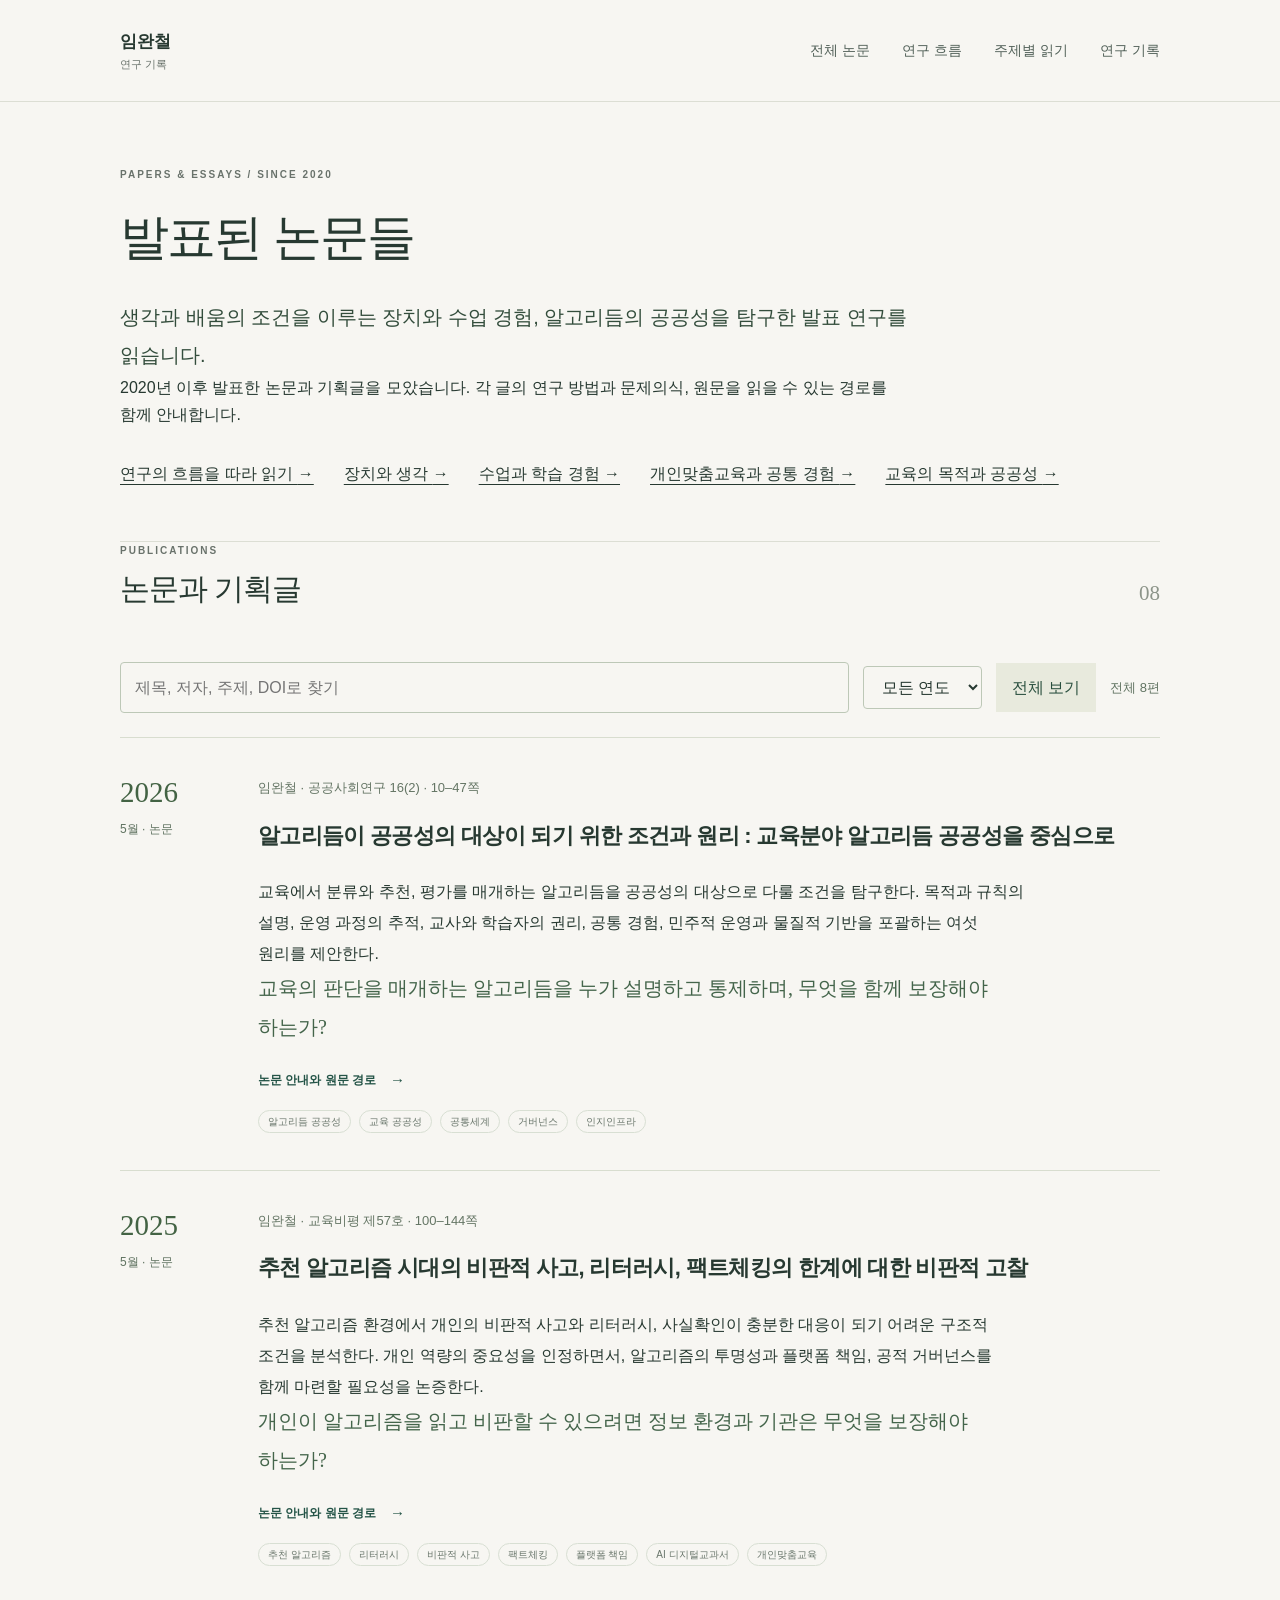
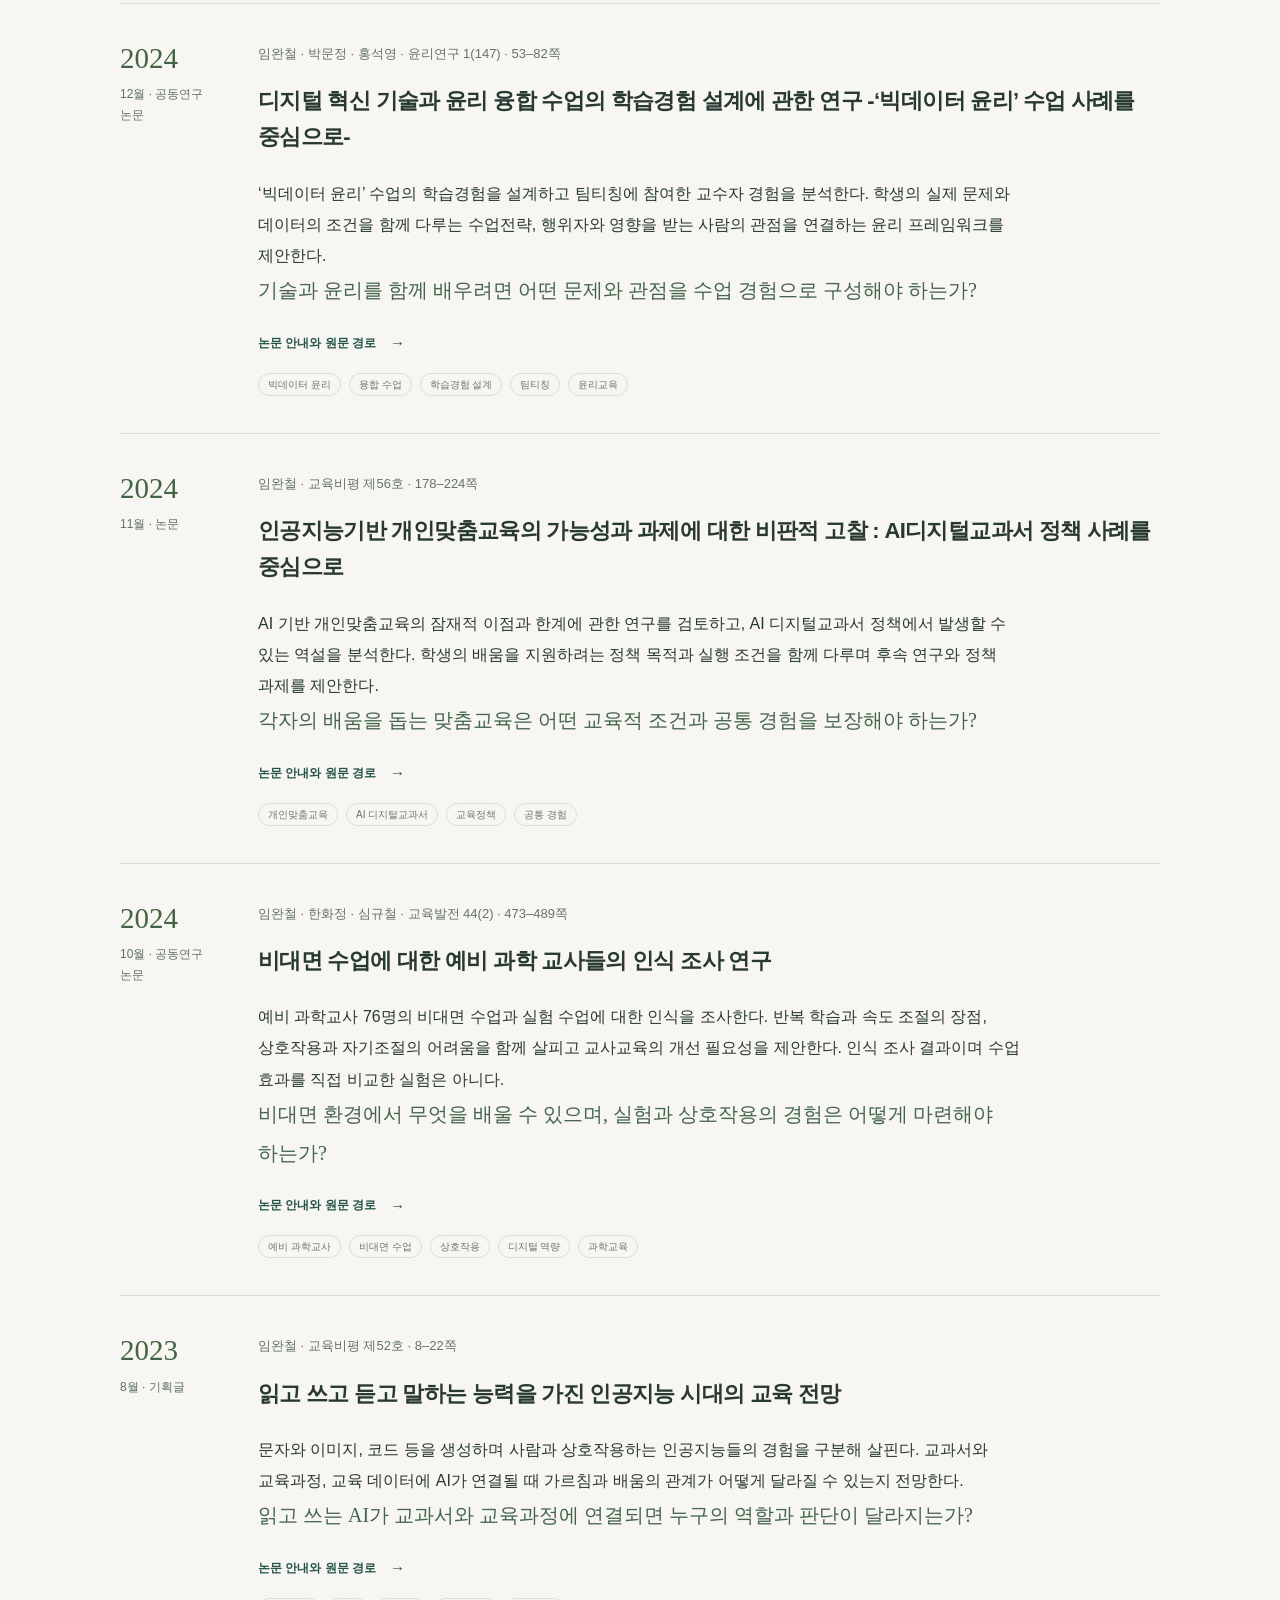
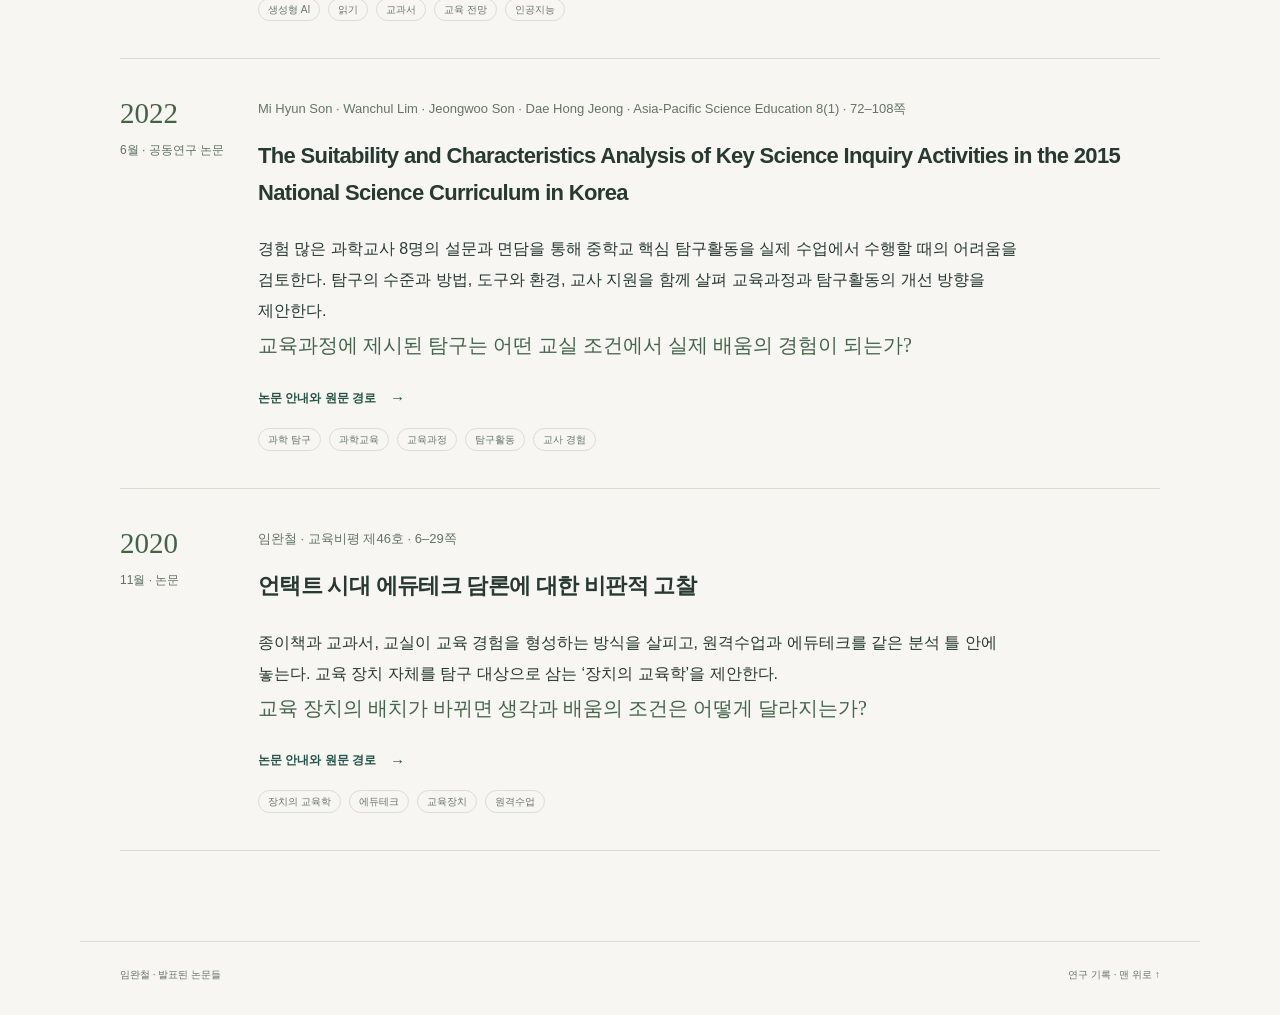
<file: index.html>
<!doctype html><html lang="ko"><head><meta charset="utf-8"><meta name="viewport" content="width=device-width,initial-scale=1"><meta name="description" content="생각과 배움의 조건을 이루는 장치와 수업 경험, 알고리듬의 공공성을 탐구한 발표 연구를 읽습니다."><meta name="theme-color" content="#f7f6f2"><meta http-equiv="Content-Security-Policy" content="default-src 'self'; style-src 'self'; script-src 'self'; img-src 'self' data:; object-src 'none'; base-uri 'none'; form-action 'none'"><title>발표된 논문들 · 임완철 발표 연구</title><link rel="icon" href="data:image/svg+xml,%3Csvg%20xmlns%3D%22http%3A%2F%2Fwww.w3.org%2F2000%2Fsvg%22%20viewBox%3D%220%200%2040%2040%22%3E%3Crect%20width%3D%2240%22%20height%3D%2240%22%20rx%3D%226%22%20fill%3D%22%231f5147%22%2F%3E%3Ctext%20x%3D%2220%22%20y%3D%2228%22%20text-anchor%3D%22middle%22%20font-family%3D%22sans-serif%22%20font-size%3D%2226%22%20fill%3D%22white%22%3E%EC%9E%84%3C%2Ftext%3E%3C%2Fsvg%3E"><link rel="stylesheet" href="assets/site.css"><link rel="stylesheet" href="assets/library.css"><script src="assets/library.js" defer></script></head><body class="paper-library"><a class="skip" href="#main">본문으로 건너뛰기</a><header class="site-header"><div class="shell header-inner"><a class="brand" href="index.html"><span>임완철<small>연구 기록</small></span></a><nav aria-label="주요 메뉴"><a href="index.html" aria-current="page">전체 논문</a><a href="flow.html">연구 흐름</a><a href="themes/index.html">주제별 읽기</a><a href="https://climtc.github.io/">연구 기록</a></nav></div></header><main id="main" class="shell library-main"><section class="library-hero"><span class="eyebrow">PAPERS & ESSAYS / SINCE 2020</span><h1>발표된 논문들</h1><p class="library-lead">생각과 배움의 조건을 이루는 장치와 수업 경험, 알고리듬의 공공성을 탐구한 발표 연구를 읽습니다.</p><p>2020년 이후 발표한 논문과 기획글을 모았습니다. 각 글의 연구 방법과 문제의식, 원문을 읽을 수 있는 경로를 함께 안내합니다.</p><div class="library-paths"><a href="flow.html">연구의 흐름을 따라 읽기 <span aria-hidden="true">→</span></a><a href="themes/devices.html">장치와 생각 <span aria-hidden="true">→</span></a><a href="themes/experience.html">수업과 학습 경험 <span aria-hidden="true">→</span></a><a href="themes/personalization.html">개인맞춤교육과 공통 경험 <span aria-hidden="true">→</span></a><a href="themes/institutions.html">교육의 목적과 공공성 <span aria-hidden="true">→</span></a></div></section><section aria-labelledby="list-heading"><div class="section-head"><div><span class="eyebrow">PUBLICATIONS</span><h2 id="list-heading">논문과 기획글</h2></div><span class="section-count">08</span></div><div class="library-filters" id="library-filters" hidden><label class="library-search"><span class="sr-only">제목, 저자, 주제, DOI 검색</span><input type="search" id="paper-search" placeholder="제목, 저자, 주제, DOI로 찾기" autocomplete="off"></label><label><span class="sr-only">발표 연도</span><select id="paper-year"><option value="">모든 연도</option><option value="2026">2026년</option><option value="2025">2025년</option><option value="2024">2024년</option><option value="2023">2023년</option><option value="2022">2022년</option><option value="2020">2020년</option></select></label><button type="button" id="paper-reset">전체 보기</button><span id="paper-count" aria-live="polite">전체 8편</span></div><div id="paper-empty" hidden>해당하는 발표 연구가 없습니다. <button type="button" id="empty-reset">전체 보기</button></div><div class="publication-list"><article class="publication" id="paper-algorithm-publicness-2026" data-search="알고리듬이 공공성의 대상이 되기 위한 조건과 원리 : 교육분야 알고리듬 공공성을 중심으로  임완철 공공사회연구 10.21286/jps.2026.05.16.2.10 교육에서 분류와 추천, 평가를 매개하는 알고리듬을 공공성의 대상으로 다룰 조건을 탐구한다. 목적과 규칙의 설명, 운영 과정의 추적, 교사와 학습자의 권리, 공통 경험, 민주적 운영과 물질적 기반을 포괄하는 여섯 원리를 제안한다. 교육의 판단을 매개하는 알고리듬을 누가 설명하고 통제하며, 무엇을 함께 보장해야 하는가? 알고리듬 공공성 교육 공공성 공통세계 거버넌스 인지인프라" data-year="2026" data-themes="institutions personalization"><div class="publication-date"><strong>2026</strong><span>5월 · 논문</span></div><div class="publication-body"><p class="publication-meta">임완철 · 공공사회연구 16(2) · 10–47쪽</p><h2><a href="papers/algorithm-publicness-2026.html">알고리듬이 공공성의 대상이 되기 위한 조건과 원리 : 교육분야 알고리듬 공공성을 중심으로</a></h2><p>교육에서 분류와 추천, 평가를 매개하는 알고리듬을 공공성의 대상으로 다룰 조건을 탐구한다. 목적과 규칙의 설명, 운영 과정의 추적, 교사와 학습자의 권리, 공통 경험, 민주적 운영과 물질적 기반을 포괄하는 여섯 원리를 제안한다.</p><p class="publication-question">교육의 판단을 매개하는 알고리듬을 누가 설명하고 통제하며, 무엇을 함께 보장해야 하는가?</p><div class="record-links"><a class="text-link primary" href="papers/algorithm-publicness-2026.html">논문 안내와 원문 경로 <span aria-hidden="true">→</span></a></div><div class="tags"><span>알고리듬 공공성</span><span>교육 공공성</span><span>공통세계</span><span>거버넌스</span><span>인지인프라</span></div></div></article><article class="publication" id="paper-algorithm-literacy-2025" data-search="추천 알고리즘 시대의 비판적 사고, 리터러시, 팩트체킹의 한계에 대한 비판적 고찰  임완철 교육비평 10.23119/er.2025..57.100 추천 알고리즘 환경에서 개인의 비판적 사고와 리터러시, 사실확인이 충분한 대응이 되기 어려운 구조적 조건을 분석한다. 개인 역량의 중요성을 인정하면서, 알고리즘의 투명성과 플랫폼 책임, 공적 거버넌스를 함께 마련할 필요성을 논증한다. 개인이 알고리즘을 읽고 비판할 수 있으려면 정보 환경과 기관은 무엇을 보장해야 하는가? 추천 알고리즘 리터러시 비판적 사고 팩트체킹 플랫폼 책임 AI 디지털교과서 개인맞춤교육" data-year="2025" data-themes="institutions devices"><div class="publication-date"><strong>2025</strong><span>5월 · 논문</span></div><div class="publication-body"><p class="publication-meta">임완철 · 교육비평 제57호 · 100–144쪽</p><h2><a href="papers/algorithm-literacy-2025.html">추천 알고리즘 시대의 비판적 사고, 리터러시, 팩트체킹의 한계에 대한 비판적 고찰</a></h2><p>추천 알고리즘 환경에서 개인의 비판적 사고와 리터러시, 사실확인이 충분한 대응이 되기 어려운 구조적 조건을 분석한다. 개인 역량의 중요성을 인정하면서, 알고리즘의 투명성과 플랫폼 책임, 공적 거버넌스를 함께 마련할 필요성을 논증한다.</p><p class="publication-question">개인이 알고리즘을 읽고 비판할 수 있으려면 정보 환경과 기관은 무엇을 보장해야 하는가?</p><div class="record-links"><a class="text-link primary" href="papers/algorithm-literacy-2025.html">논문 안내와 원문 경로 <span aria-hidden="true">→</span></a></div><div class="tags"><span>추천 알고리즘</span><span>리터러시</span><span>비판적 사고</span><span>팩트체킹</span><span>플랫폼 책임</span><span>AI 디지털교과서</span><span>개인맞춤교육</span></div></div></article><article class="publication" id="paper-ethics-learning-2024" data-search="디지털 혁신 기술과 윤리 융합 수업의 학습경험 설계에 관한 연구 -‘빅데이터 윤리’ 수업 사례를 중심으로-  임완철 박문정 홍석영 윤리연구 10.15801/je.1.147.202412.53 ‘빅데이터 윤리’ 수업의 학습경험을 설계하고 팀티칭에 참여한 교수자 경험을 분석한다. 학생의 실제 문제와 데이터의 조건을 함께 다루는 수업전략, 행위자와 영향을 받는 사람의 관점을 연결하는 윤리 프레임워크를 제안한다. 기술과 윤리를 함께 배우려면 어떤 문제와 관점을 수업 경험으로 구성해야 하는가? 빅데이터 윤리 융합 수업 학습경험 설계 팀티칭 윤리교육" data-year="2024" data-themes="experience institutions"><div class="publication-date"><strong>2024</strong><span>12월 · 공동연구 논문</span></div><div class="publication-body"><p class="publication-meta">임완철 · 박문정 · 홍석영 · 윤리연구 1(147) · 53–82쪽</p><h2><a href="papers/ethics-learning-2024.html">디지털 혁신 기술과 윤리 융합 수업의 학습경험 설계에 관한 연구 -‘빅데이터 윤리’ 수업 사례를 중심으로-</a></h2><p>‘빅데이터 윤리’ 수업의 학습경험을 설계하고 팀티칭에 참여한 교수자 경험을 분석한다. 학생의 실제 문제와 데이터의 조건을 함께 다루는 수업전략, 행위자와 영향을 받는 사람의 관점을 연결하는 윤리 프레임워크를 제안한다.</p><p class="publication-question">기술과 윤리를 함께 배우려면 어떤 문제와 관점을 수업 경험으로 구성해야 하는가?</p><div class="record-links"><a class="text-link primary" href="papers/ethics-learning-2024.html">논문 안내와 원문 경로 <span aria-hidden="true">→</span></a></div><div class="tags"><span>빅데이터 윤리</span><span>융합 수업</span><span>학습경험 설계</span><span>팀티칭</span><span>윤리교육</span></div></div></article><article class="publication" id="paper-personalized-ai-2024" data-search="인공지능기반 개인맞춤교육의 가능성과 과제에 대한 비판적 고찰 : AI디지털교과서 정책 사례를 중심으로  임완철 교육비평 10.23119/er.2024..56.178 AI 기반 개인맞춤교육의 잠재적 이점과 한계에 관한 연구를 검토하고, AI 디지털교과서 정책에서 발생할 수 있는 역설을 분석한다. 학생의 배움을 지원하려는 정책 목적과 실행 조건을 함께 다루며 후속 연구와 정책 과제를 제안한다. 각자의 배움을 돕는 맞춤교육은 어떤 교육적 조건과 공통 경험을 보장해야 하는가? 개인맞춤교육 AI 디지털교과서 교육정책 공통 경험" data-year="2024" data-themes="personalization institutions"><div class="publication-date"><strong>2024</strong><span>11월 · 논문</span></div><div class="publication-body"><p class="publication-meta">임완철 · 교육비평 제56호 · 178–224쪽</p><h2><a href="papers/personalized-ai-2024.html">인공지능기반 개인맞춤교육의 가능성과 과제에 대한 비판적 고찰 : AI디지털교과서 정책 사례를 중심으로</a></h2><p>AI 기반 개인맞춤교육의 잠재적 이점과 한계에 관한 연구를 검토하고, AI 디지털교과서 정책에서 발생할 수 있는 역설을 분석한다. 학생의 배움을 지원하려는 정책 목적과 실행 조건을 함께 다루며 후속 연구와 정책 과제를 제안한다.</p><p class="publication-question">각자의 배움을 돕는 맞춤교육은 어떤 교육적 조건과 공통 경험을 보장해야 하는가?</p><div class="record-links"><a class="text-link primary" href="papers/personalized-ai-2024.html">논문 안내와 원문 경로 <span aria-hidden="true">→</span></a></div><div class="tags"><span>개인맞춤교육</span><span>AI 디지털교과서</span><span>교육정책</span><span>공통 경험</span></div></div></article><article class="publication" id="paper-online-teachers-2024" data-search="비대면 수업에 대한 예비 과학 교사들의 인식 조사 연구  임완철 한화정 심규철 교육발전 10.34245/jed.44.2.473 예비 과학교사 76명의 비대면 수업과 실험 수업에 대한 인식을 조사한다. 반복 학습과 속도 조절의 장점, 상호작용과 자기조절의 어려움을 함께 살피고 교사교육의 개선 필요성을 제안한다. 인식 조사 결과이며 수업 효과를 직접 비교한 실험은 아니다. 비대면 환경에서 무엇을 배울 수 있으며, 실험과 상호작용의 경험은 어떻게 마련해야 하는가? 예비 과학교사 비대면 수업 상호작용 디지털 역량 과학교육" data-year="2024" data-themes="experience"><div class="publication-date"><strong>2024</strong><span>10월 · 공동연구 논문</span></div><div class="publication-body"><p class="publication-meta">임완철 · 한화정 · 심규철 · 교육발전 44(2) · 473–489쪽</p><h2><a href="papers/online-teachers-2024.html">비대면 수업에 대한 예비 과학 교사들의 인식 조사 연구</a></h2><p>예비 과학교사 76명의 비대면 수업과 실험 수업에 대한 인식을 조사한다. 반복 학습과 속도 조절의 장점, 상호작용과 자기조절의 어려움을 함께 살피고 교사교육의 개선 필요성을 제안한다. 인식 조사 결과이며 수업 효과를 직접 비교한 실험은 아니다.</p><p class="publication-question">비대면 환경에서 무엇을 배울 수 있으며, 실험과 상호작용의 경험은 어떻게 마련해야 하는가?</p><div class="record-links"><a class="text-link primary" href="papers/online-teachers-2024.html">논문 안내와 원문 경로 <span aria-hidden="true">→</span></a></div><div class="tags"><span>예비 과학교사</span><span>비대면 수업</span><span>상호작용</span><span>디지털 역량</span><span>과학교육</span></div></div></article><article class="publication" id="paper-ai-education-2023" data-search="읽고 쓰고 듣고 말하는 능력을 가진 인공지능 시대의 교육 전망  임완철 교육비평  문자와 이미지, 코드 등을 생성하며 사람과 상호작용하는 인공지능들의 경험을 구분해 살핀다. 교과서와 교육과정, 교육 데이터에 AI가 연결될 때 가르침과 배움의 관계가 어떻게 달라질 수 있는지 전망한다. 읽고 쓰는 AI가 교과서와 교육과정에 연결되면 누구의 역할과 판단이 달라지는가? 생성형 AI 읽기 교과서 교육 전망 인공지능" data-year="2023" data-themes="devices experience institutions"><div class="publication-date"><strong>2023</strong><span>8월 · 기획글</span></div><div class="publication-body"><p class="publication-meta">임완철 · 교육비평 제52호 · 8–22쪽</p><h2><a href="papers/ai-education-2023.html">읽고 쓰고 듣고 말하는 능력을 가진 인공지능 시대의 교육 전망</a></h2><p>문자와 이미지, 코드 등을 생성하며 사람과 상호작용하는 인공지능들의 경험을 구분해 살핀다. 교과서와 교육과정, 교육 데이터에 AI가 연결될 때 가르침과 배움의 관계가 어떻게 달라질 수 있는지 전망한다.</p><p class="publication-question">읽고 쓰는 AI가 교과서와 교육과정에 연결되면 누구의 역할과 판단이 달라지는가?</p><div class="record-links"><a class="text-link primary" href="papers/ai-education-2023.html">논문 안내와 원문 경로 <span aria-hidden="true">→</span></a></div><div class="tags"><span>생성형 AI</span><span>읽기</span><span>교과서</span><span>교육 전망</span><span>인공지능</span></div></div></article><article class="publication" id="paper-science-inquiry-2022" data-search="The Suitability and Characteristics Analysis of Key Science Inquiry Activities in the 2015 National Science Curriculum in Korea 2015 과학과 교육과정 핵심 탐구활동의 적합성과 특성 분석 Mi Hyun Son Wanchul Lim Jeongwoo Son Dae Hong Jeong Asia-Pacific Science Education 10.1163/23641177-bja10043 경험 많은 과학교사 8명의 설문과 면담을 통해 중학교 핵심 탐구활동을 실제 수업에서 수행할 때의 어려움을 검토한다. 탐구의 수준과 방법, 도구와 환경, 교사 지원을 함께 살펴 교육과정과 탐구활동의 개선 방향을 제안한다. 교육과정에 제시된 탐구는 어떤 교실 조건에서 실제 배움의 경험이 되는가? 과학 탐구 과학교육 교육과정 탐구활동 교사 경험" data-year="2022" data-themes="experience institutions"><div class="publication-date"><strong>2022</strong><span>6월 · 공동연구 논문</span></div><div class="publication-body"><p class="publication-meta">Mi Hyun Son · Wanchul Lim · Jeongwoo Son · Dae Hong Jeong · Asia-Pacific Science Education 8(1) · 72–108쪽</p><h2><a href="papers/science-inquiry-2022.html">The Suitability and Characteristics Analysis of Key Science Inquiry Activities in the 2015 National Science Curriculum in Korea</a></h2><p>경험 많은 과학교사 8명의 설문과 면담을 통해 중학교 핵심 탐구활동을 실제 수업에서 수행할 때의 어려움을 검토한다. 탐구의 수준과 방법, 도구와 환경, 교사 지원을 함께 살펴 교육과정과 탐구활동의 개선 방향을 제안한다.</p><p class="publication-question">교육과정에 제시된 탐구는 어떤 교실 조건에서 실제 배움의 경험이 되는가?</p><div class="record-links"><a class="text-link primary" href="papers/science-inquiry-2022.html">논문 안내와 원문 경로 <span aria-hidden="true">→</span></a></div><div class="tags"><span>과학 탐구</span><span>과학교육</span><span>교육과정</span><span>탐구활동</span><span>교사 경험</span></div></div></article><article class="publication" id="paper-edutech-2020" data-search="언택트 시대 에듀테크 담론에 대한 비판적 고찰 에듀테크를 대상으로 하는 ‘장치의 교육학’ 시론 임완철 교육비평 10.23119/er.2020..46.6 종이책과 교과서, 교실이 교육 경험을 형성하는 방식을 살피고, 원격수업과 에듀테크를 같은 분석 틀 안에 놓는다. 교육 장치 자체를 탐구 대상으로 삼는 ‘장치의 교육학’을 제안한다. 교육 장치의 배치가 바뀌면 생각과 배움의 조건은 어떻게 달라지는가? 장치의 교육학 에듀테크 교육장치 원격수업" data-year="2020" data-themes="devices institutions"><div class="publication-date"><strong>2020</strong><span>11월 · 논문</span></div><div class="publication-body"><p class="publication-meta">임완철 · 교육비평 제46호 · 6–29쪽</p><h2><a href="papers/edutech-2020.html">언택트 시대 에듀테크 담론에 대한 비판적 고찰</a></h2><p>종이책과 교과서, 교실이 교육 경험을 형성하는 방식을 살피고, 원격수업과 에듀테크를 같은 분석 틀 안에 놓는다. 교육 장치 자체를 탐구 대상으로 삼는 ‘장치의 교육학’을 제안한다.</p><p class="publication-question">교육 장치의 배치가 바뀌면 생각과 배움의 조건은 어떻게 달라지는가?</p><div class="record-links"><a class="text-link primary" href="papers/edutech-2020.html">논문 안내와 원문 경로 <span aria-hidden="true">→</span></a></div><div class="tags"><span>장치의 교육학</span><span>에듀테크</span><span>교육장치</span><span>원격수업</span></div></div></article></div></section></main><footer class="site-footer shell"><p>임완철 · 발표된 논문들</p><p><a href="https://climtc.github.io/">연구 기록</a> · <a href="#main">맨 위로 <span aria-hidden="true">↑</span></a></p></footer></body></html>
</file>
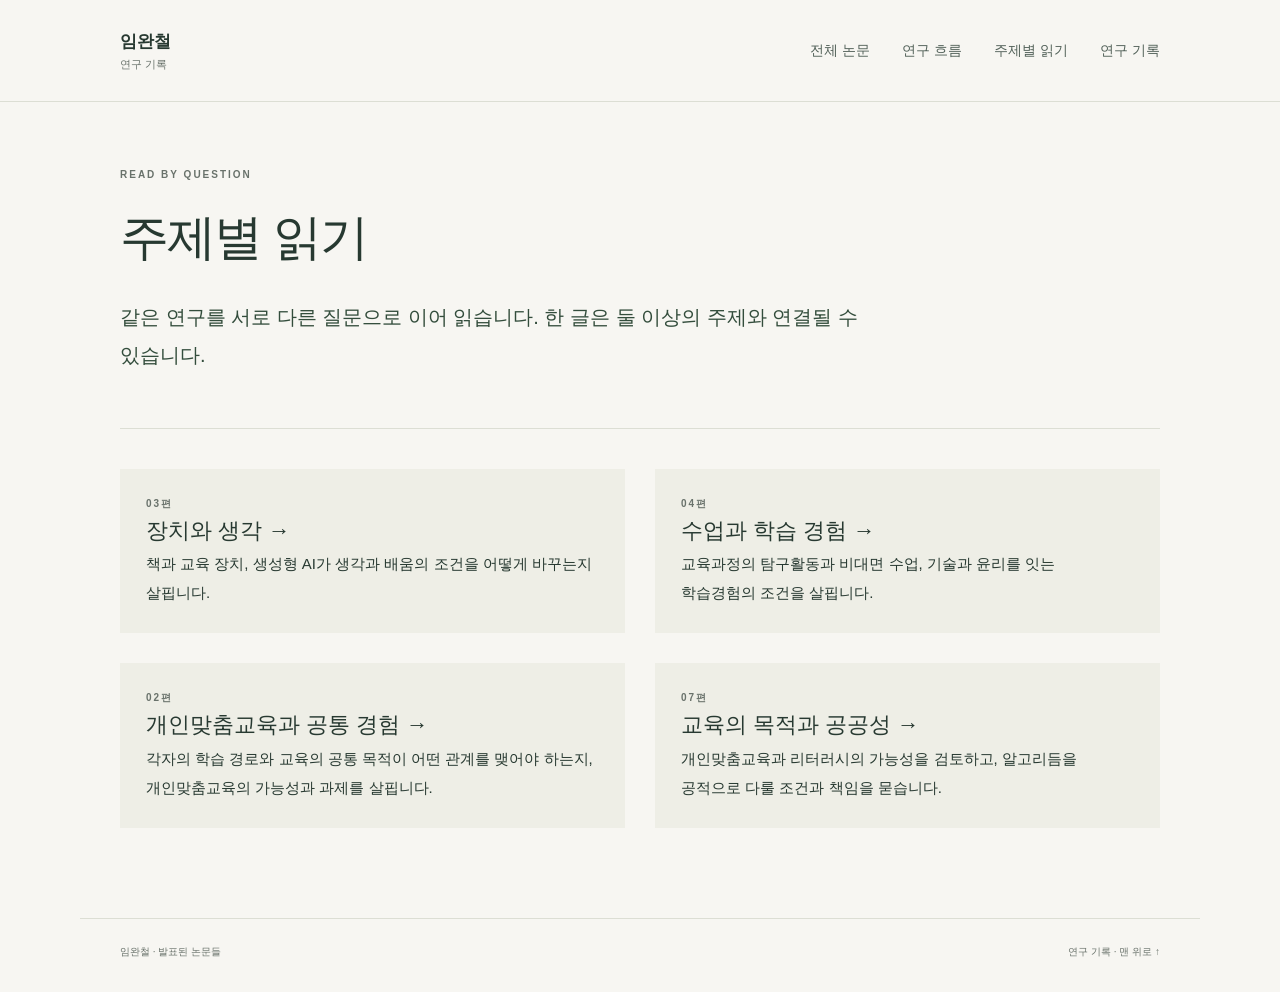
<file: themes/index.html>
<!doctype html><html lang="ko"><head><meta charset="utf-8"><meta name="viewport" content="width=device-width,initial-scale=1"><meta name="description" content="생각과 배움의 조건을 이루는 장치와 수업 경험, 알고리듬의 공공성을 탐구한 발표 연구를 읽습니다."><meta name="theme-color" content="#f7f6f2"><meta http-equiv="Content-Security-Policy" content="default-src 'self'; style-src 'self'; script-src 'self'; img-src 'self' data:; object-src 'none'; base-uri 'none'; form-action 'none'"><title>주제별 읽기 · 임완철 발표 연구</title><link rel="icon" href="data:image/svg+xml,%3Csvg%20xmlns%3D%22http%3A%2F%2Fwww.w3.org%2F2000%2Fsvg%22%20viewBox%3D%220%200%2040%2040%22%3E%3Crect%20width%3D%2240%22%20height%3D%2240%22%20rx%3D%226%22%20fill%3D%22%231f5147%22%2F%3E%3Ctext%20x%3D%2220%22%20y%3D%2228%22%20text-anchor%3D%22middle%22%20font-family%3D%22sans-serif%22%20font-size%3D%2226%22%20fill%3D%22white%22%3E%EC%9E%84%3C%2Ftext%3E%3C%2Fsvg%3E"><link rel="stylesheet" href="../assets/site.css"><link rel="stylesheet" href="../assets/library.css"><script src="../assets/library.js" defer></script></head><body class="paper-library"><a class="skip" href="#main">본문으로 건너뛰기</a><header class="site-header"><div class="shell header-inner"><a class="brand" href="../index.html"><span>임완철<small>연구 기록</small></span></a><nav aria-label="주요 메뉴"><a href="../index.html">전체 논문</a><a href="../flow.html">연구 흐름</a><a href="../themes/index.html" aria-current="page">주제별 읽기</a><a href="https://climtc.github.io/">연구 기록</a></nav></div></header><main id="main" class="shell library-main"><section class="library-hero"><span class="eyebrow">READ BY QUESTION</span><h1>주제별 읽기</h1><p class="library-lead">같은 연구를 서로 다른 질문으로 이어 읽습니다. 한 글은 둘 이상의 주제와 연결될 수 있습니다.</p></section><div class="theme-grid"><article class="theme-card"><span class="eyebrow">03편</span><h2><a href="devices.html">장치와 생각 <span aria-hidden="true">→</span></a></h2><p>책과 교육 장치, 생성형 AI가 생각과 배움의 조건을 어떻게 바꾸는지 살핍니다.</p></article><article class="theme-card"><span class="eyebrow">04편</span><h2><a href="experience.html">수업과 학습 경험 <span aria-hidden="true">→</span></a></h2><p>교육과정의 탐구활동과 비대면 수업, 기술과 윤리를 잇는 학습경험의 조건을 살핍니다.</p></article><article class="theme-card"><span class="eyebrow">02편</span><h2><a href="personalization.html">개인맞춤교육과 공통 경험 <span aria-hidden="true">→</span></a></h2><p>각자의 학습 경로와 교육의 공통 목적이 어떤 관계를 맺어야 하는지, 개인맞춤교육의 가능성과 과제를 살핍니다.</p></article><article class="theme-card"><span class="eyebrow">07편</span><h2><a href="institutions.html">교육의 목적과 공공성 <span aria-hidden="true">→</span></a></h2><p>개인맞춤교육과 리터러시의 가능성을 검토하고, 알고리듬을 공적으로 다룰 조건과 책임을 묻습니다.</p></article></div></main><footer class="site-footer shell"><p>임완철 · 발표된 논문들</p><p><a href="https://climtc.github.io/">연구 기록</a> · <a href="#main">맨 위로 <span aria-hidden="true">↑</span></a></p></footer></body></html>
</file>
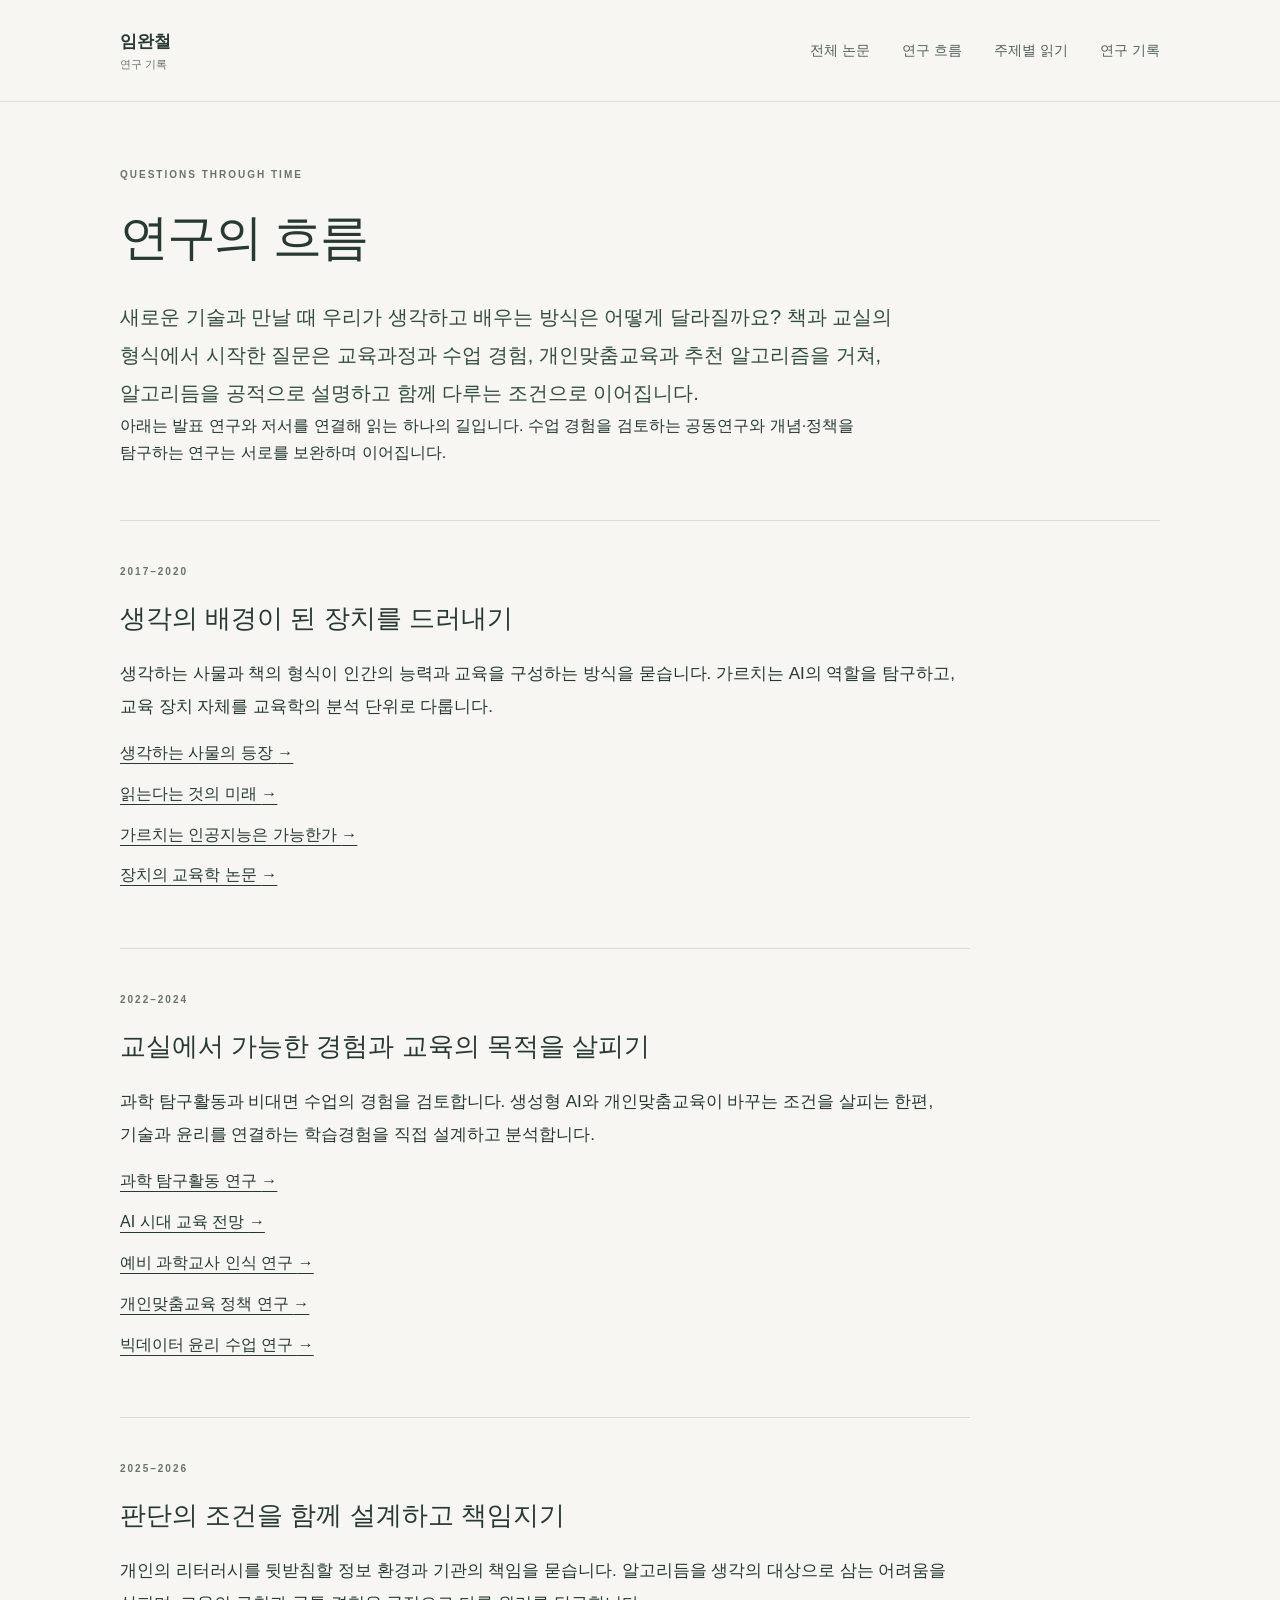
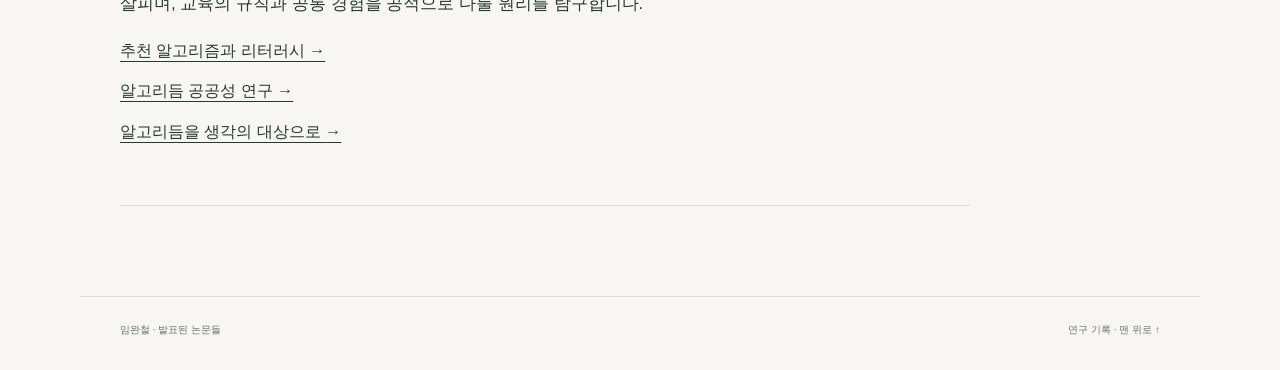
<file: flow.html>
<!doctype html><html lang="ko"><head><meta charset="utf-8"><meta name="viewport" content="width=device-width,initial-scale=1"><meta name="description" content="생각과 배움의 조건을 이루는 장치와 수업 경험, 알고리듬의 공공성을 탐구한 발표 연구를 읽습니다."><meta name="theme-color" content="#f7f6f2"><meta http-equiv="Content-Security-Policy" content="default-src 'self'; style-src 'self'; script-src 'self'; img-src 'self' data:; object-src 'none'; base-uri 'none'; form-action 'none'"><title>연구의 흐름 · 임완철 발표 연구</title><link rel="icon" href="data:image/svg+xml,%3Csvg%20xmlns%3D%22http%3A%2F%2Fwww.w3.org%2F2000%2Fsvg%22%20viewBox%3D%220%200%2040%2040%22%3E%3Crect%20width%3D%2240%22%20height%3D%2240%22%20rx%3D%226%22%20fill%3D%22%231f5147%22%2F%3E%3Ctext%20x%3D%2220%22%20y%3D%2228%22%20text-anchor%3D%22middle%22%20font-family%3D%22sans-serif%22%20font-size%3D%2226%22%20fill%3D%22white%22%3E%EC%9E%84%3C%2Ftext%3E%3C%2Fsvg%3E"><link rel="stylesheet" href="assets/site.css"><link rel="stylesheet" href="assets/library.css"><script src="assets/library.js" defer></script></head><body class="paper-library"><a class="skip" href="#main">본문으로 건너뛰기</a><header class="site-header"><div class="shell header-inner"><a class="brand" href="index.html"><span>임완철<small>연구 기록</small></span></a><nav aria-label="주요 메뉴"><a href="index.html">전체 논문</a><a href="flow.html" aria-current="page">연구 흐름</a><a href="themes/index.html">주제별 읽기</a><a href="https://climtc.github.io/">연구 기록</a></nav></div></header><main id="main" class="shell library-main"><section class="library-hero"><span class="eyebrow">QUESTIONS THROUGH TIME</span><h1>연구의 흐름</h1><p class="library-lead">새로운 기술과 만날 때 우리가 생각하고 배우는 방식은 어떻게 달라질까요? 책과 교실의 형식에서 시작한 질문은 교육과정과 수업 경험, 개인맞춤교육과 추천 알고리즘을 거쳐, 알고리듬을 공적으로 설명하고 함께 다루는 조건으로 이어집니다.</p><p>아래는 발표 연구와 저서를 연결해 읽는 하나의 길입니다. 수업 경험을 검토하는 공동연구와 개념·정책을 탐구하는 연구는 서로를 보완하며 이어집니다.</p></section><div class="flow-chapters"><article class="flow-chapter"><span class="eyebrow">2017–2020</span><h2>생각의 배경이 된 장치를 드러내기</h2><p>생각하는 사물과 책의 형식이 인간의 능력과 교육을 구성하는 방식을 묻습니다. 가르치는 AI의 역할을 탐구하고, 교육 장치 자체를 교육학의 분석 단위로 다룹니다.</p><ul class="reading-links"><li><a href="https://climtc.github.io/books/thinking-things.html">생각하는 사물의 등장 <span aria-hidden="true">→</span></a></li><li><a href="https://climtc.github.io/books/future-reading.html">읽는다는 것의 미래 <span aria-hidden="true">→</span></a></li><li><a href="https://climtc.github.io/books/teaching-ai.html">가르치는 인공지능은 가능한가 <span aria-hidden="true">→</span></a></li><li><a href="papers/edutech-2020.html">장치의 교육학 논문 <span aria-hidden="true">→</span></a></li></ul></article><article class="flow-chapter"><span class="eyebrow">2022–2024</span><h2>교실에서 가능한 경험과 교육의 목적을 살피기</h2><p>과학 탐구활동과 비대면 수업의 경험을 검토합니다. 생성형 AI와 개인맞춤교육이 바꾸는 조건을 살피는 한편, 기술과 윤리를 연결하는 학습경험을 직접 설계하고 분석합니다.</p><ul class="reading-links"><li><a href="papers/science-inquiry-2022.html">과학 탐구활동 연구 <span aria-hidden="true">→</span></a></li><li><a href="papers/ai-education-2023.html">AI 시대 교육 전망 <span aria-hidden="true">→</span></a></li><li><a href="papers/online-teachers-2024.html">예비 과학교사 인식 연구 <span aria-hidden="true">→</span></a></li><li><a href="papers/personalized-ai-2024.html">개인맞춤교육 정책 연구 <span aria-hidden="true">→</span></a></li><li><a href="papers/ethics-learning-2024.html">빅데이터 윤리 수업 연구 <span aria-hidden="true">→</span></a></li></ul></article><article class="flow-chapter"><span class="eyebrow">2025–2026</span><h2>판단의 조건을 함께 설계하고 책임지기</h2><p>개인의 리터러시를 뒷받침할 정보 환경과 기관의 책임을 묻습니다. 알고리듬을 생각의 대상으로 삼는 어려움을 살피며, 교육의 규칙과 공통 경험을 공적으로 다룰 원리를 탐구합니다.</p><ul class="reading-links"><li><a href="papers/algorithm-literacy-2025.html">추천 알고리즘과 리터러시 <span aria-hidden="true">→</span></a></li><li><a href="papers/algorithm-publicness-2026.html">알고리듬 공공성 연구 <span aria-hidden="true">→</span></a></li><li><a href="https://climtc.github.io/books/algorithm-thought-paradox.html">알고리듬을 생각의 대상으로 <span aria-hidden="true">→</span></a></li></ul></article></div></main><footer class="site-footer shell"><p>임완철 · 발표된 논문들</p><p><a href="https://climtc.github.io/">연구 기록</a> · <a href="#main">맨 위로 <span aria-hidden="true">↑</span></a></p></footer></body></html>
</file>
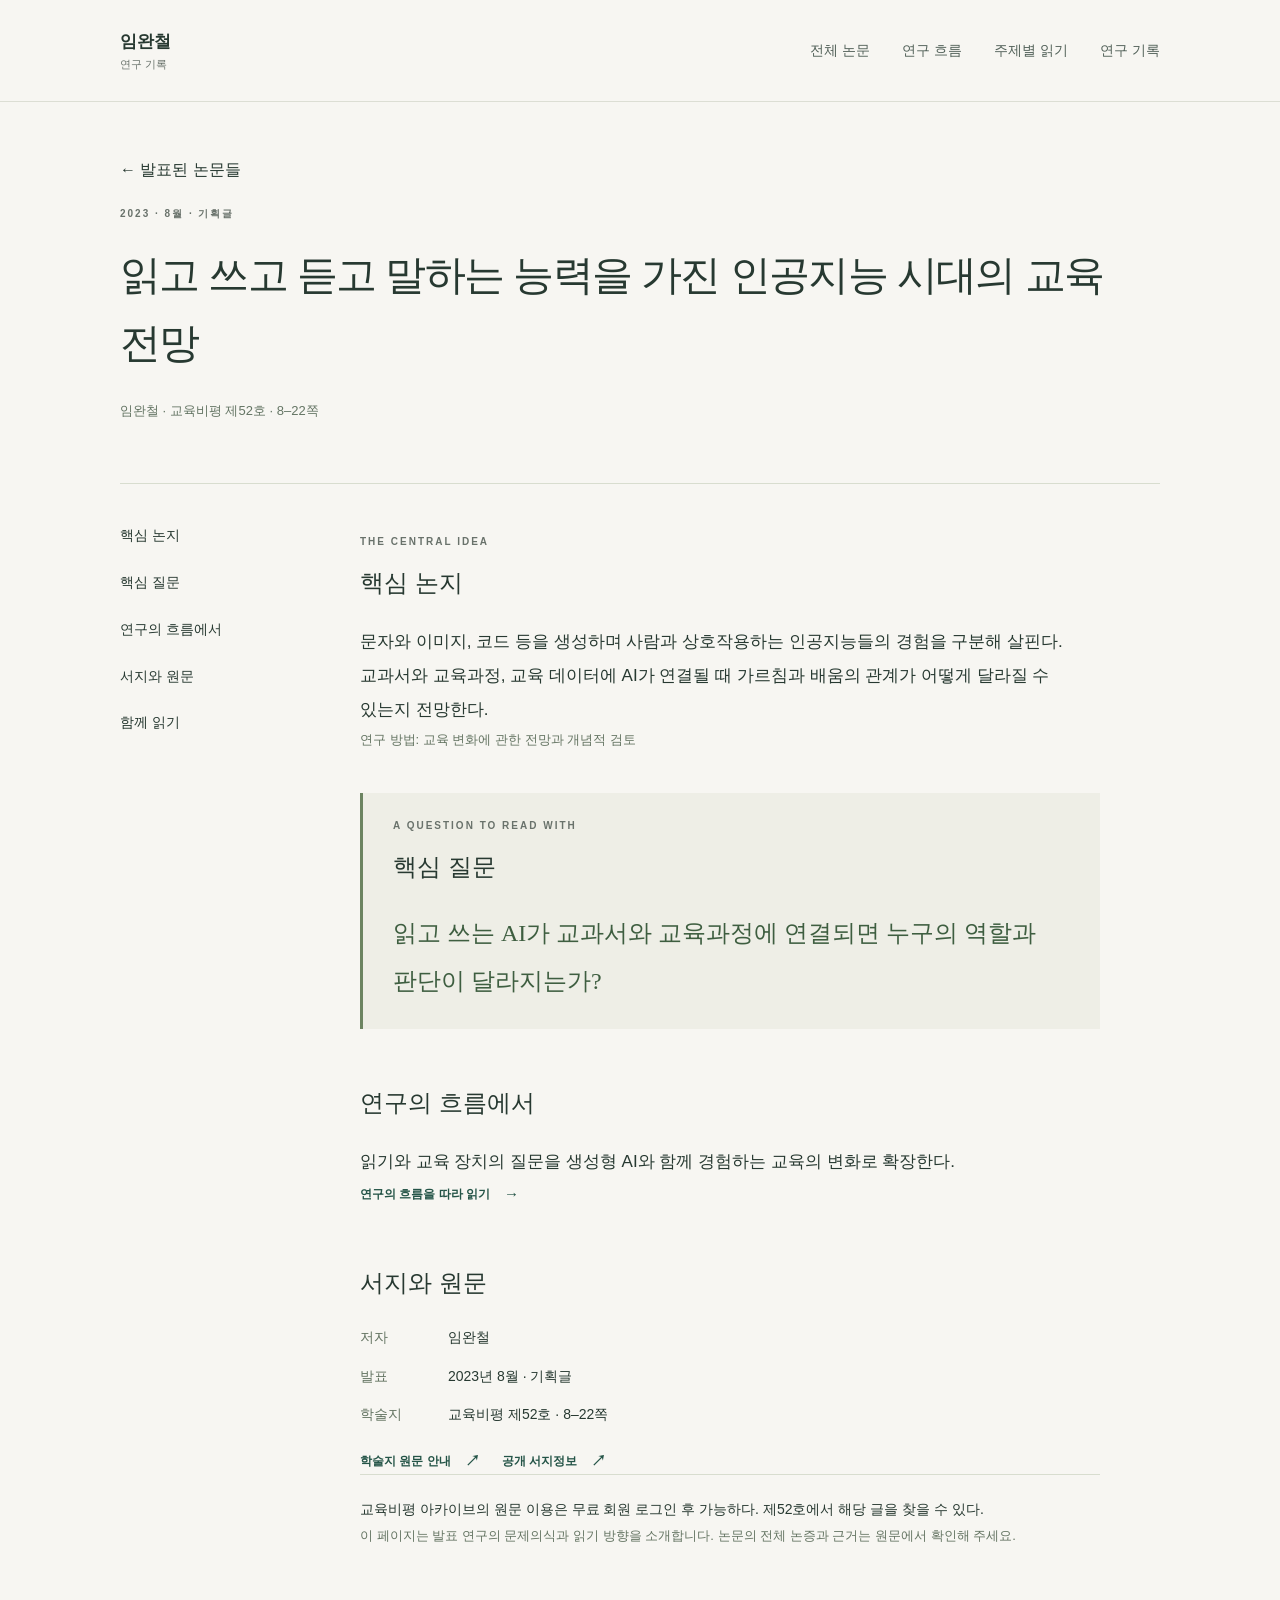
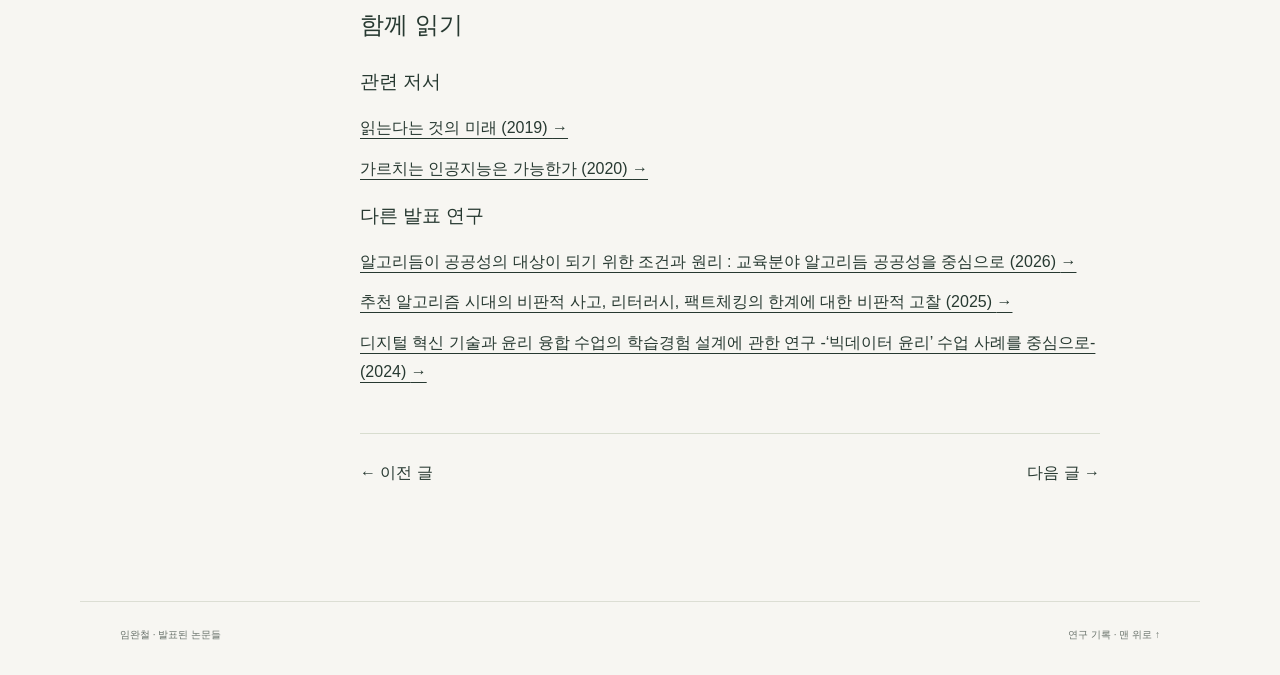
<file: papers/ai-education-2023.html>
<!doctype html><html lang="ko"><head><meta charset="utf-8"><meta name="viewport" content="width=device-width,initial-scale=1"><meta name="description" content="생각과 배움의 조건을 이루는 장치와 수업 경험, 알고리듬의 공공성을 탐구한 발표 연구를 읽습니다."><meta name="theme-color" content="#f7f6f2"><meta http-equiv="Content-Security-Policy" content="default-src 'self'; style-src 'self'; script-src 'self'; img-src 'self' data:; object-src 'none'; base-uri 'none'; form-action 'none'"><title>읽고 쓰고 듣고 말하는 능력을 가진 인공지능 시대의 교육 전망 · 임완철 발표 연구</title><link rel="icon" href="data:image/svg+xml,%3Csvg%20xmlns%3D%22http%3A%2F%2Fwww.w3.org%2F2000%2Fsvg%22%20viewBox%3D%220%200%2040%2040%22%3E%3Crect%20width%3D%2240%22%20height%3D%2240%22%20rx%3D%226%22%20fill%3D%22%231f5147%22%2F%3E%3Ctext%20x%3D%2220%22%20y%3D%2228%22%20text-anchor%3D%22middle%22%20font-family%3D%22sans-serif%22%20font-size%3D%2226%22%20fill%3D%22white%22%3E%EC%9E%84%3C%2Ftext%3E%3C%2Fsvg%3E"><link rel="stylesheet" href="../assets/site.css"><link rel="stylesheet" href="../assets/library.css"><script src="../assets/library.js" defer></script></head><body class="paper-library"><a class="skip" href="#main">본문으로 건너뛰기</a><header class="site-header"><div class="shell header-inner"><a class="brand" href="../index.html"><span>임완철<small>연구 기록</small></span></a><nav aria-label="주요 메뉴"><a href="../index.html">전체 논문</a><a href="../flow.html">연구 흐름</a><a href="../themes/index.html">주제별 읽기</a><a href="https://climtc.github.io/">연구 기록</a></nav></div></header><main id="main" class="shell library-main"><article class="publication-detail"><header class="detail-hero"><a class="guide-back" href="../index.html"><span aria-hidden="true">←</span> 발표된 논문들</a><span class="eyebrow">2023 · 8월 · 기획글</span><h1>읽고 쓰고 듣고 말하는 능력을 가진 인공지능 시대의 교육 전망</h1><p class="publication-meta">임완철 · 교육비평 제52호 · 8–22쪽</p></header><div class="detail-layout"><aside class="detail-toc"><nav aria-label="논문 안내 목차"><a href="#argument">핵심 논지</a><a href="#question">핵심 질문</a><a href="#context">연구의 흐름에서</a><a href="#original">서지와 원문</a><a href="#related">함께 읽기</a></nav></aside><div class="detail-reading"><section id="argument"><span class="eyebrow">THE CENTRAL IDEA</span><h2>핵심 논지</h2><p>문자와 이미지, 코드 등을 생성하며 사람과 상호작용하는 인공지능들의 경험을 구분해 살핀다. 교과서와 교육과정, 교육 데이터에 AI가 연결될 때 가르침과 배움의 관계가 어떻게 달라질 수 있는지 전망한다.</p><p class="method-note">연구 방법: 교육 변화에 관한 전망과 개념적 검토</p></section><section id="question" class="question-panel"><span class="eyebrow">A QUESTION TO READ WITH</span><h2>핵심 질문</h2><p>읽고 쓰는 AI가 교과서와 교육과정에 연결되면 누구의 역할과 판단이 달라지는가?</p></section><section id="context"><h2>연구의 흐름에서</h2><p>읽기와 교육 장치의 질문을 생성형 AI와 함께 경험하는 교육의 변화로 확장한다.</p><a class="text-link" href="../flow.html">연구의 흐름을 따라 읽기 <span aria-hidden="true">→</span></a></section><section id="original"><h2>서지와 원문</h2><dl class="publication-bibliography"><dt>저자</dt><dd>임완철</dd><dt>발표</dt><dd>2023년 8월 · 기획글</dd><dt>학술지</dt><dd>교육비평 제52호 · 8–22쪽</dd></dl><div class="record-links"><a class="text-link" href="https://www.educrit.org/home/board_hVTK46/6041" target="_blank" rel="noopener noreferrer">학술지 원문 안내 <span aria-hidden="true">↗</span><span class="sr-only"> (새 창)</span></a><a class="text-link" href="https://www.dbpia.co.kr/journal/articleDetail?nodeId=NODE11511792" target="_blank" rel="noopener noreferrer">공개 서지정보 <span aria-hidden="true">↗</span><span class="sr-only"> (새 창)</span></a></div><p class="access-note">교육비평 아카이브의 원문 이용은 무료 회원 로그인 후 가능하다. 제52호에서 해당 글을 찾을 수 있다.</p><p class="reading-note">이 페이지는 발표 연구의 문제의식과 읽기 방향을 소개합니다. 논문의 전체 논증과 근거는 원문에서 확인해 주세요.</p></section><section id="related"><h2>함께 읽기</h2><h3>관련 저서</h3><ul class="reading-links"><li><a href="https://climtc.github.io/books/future-reading.html">읽는다는 것의 미래 (2019) <span aria-hidden="true">→</span></a></li><li><a href="https://climtc.github.io/books/teaching-ai.html">가르치는 인공지능은 가능한가 (2020) <span aria-hidden="true">→</span></a></li></ul><h3>다른 발표 연구</h3><ul class="reading-links"><li><a href="algorithm-publicness-2026.html">알고리듬이 공공성의 대상이 되기 위한 조건과 원리 : 교육분야 알고리듬 공공성을 중심으로 (2026) <span aria-hidden="true">→</span></a></li><li><a href="algorithm-literacy-2025.html">추천 알고리즘 시대의 비판적 사고, 리터러시, 팩트체킹의 한계에 대한 비판적 고찰 (2025) <span aria-hidden="true">→</span></a></li><li><a href="ethics-learning-2024.html">디지털 혁신 기술과 윤리 융합 수업의 학습경험 설계에 관한 연구 -‘빅데이터 윤리’ 수업 사례를 중심으로- (2024) <span aria-hidden="true">→</span></a></li></ul></section><nav class="publication-navigation" aria-label="이전과 다음 발표 연구"><a href="online-teachers-2024.html"><span aria-hidden="true">←</span> 이전 글</a><a href="science-inquiry-2022.html">다음 글 <span aria-hidden="true">→</span></a></nav></div></div></article></main><footer class="site-footer shell"><p>임완철 · 발표된 논문들</p><p><a href="https://climtc.github.io/">연구 기록</a> · <a href="#main">맨 위로 <span aria-hidden="true">↑</span></a></p></footer></body></html>
</file>
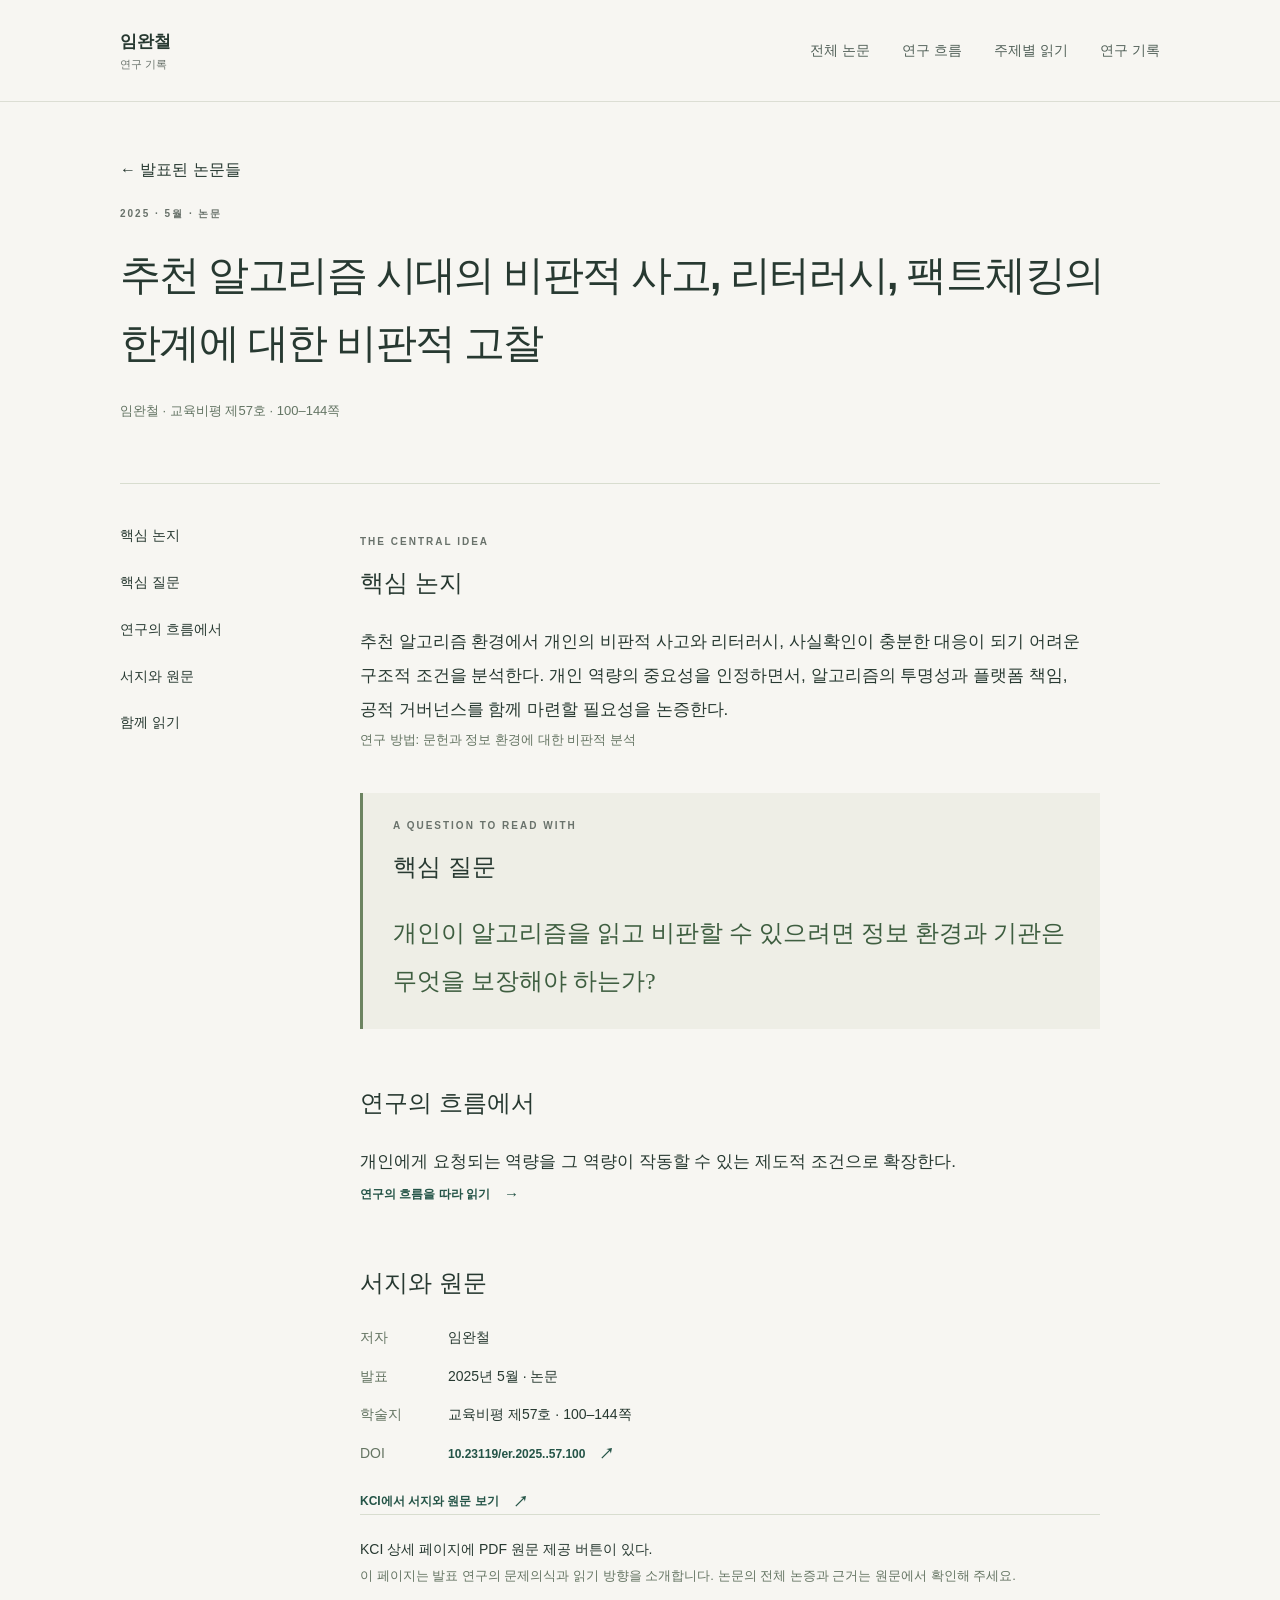
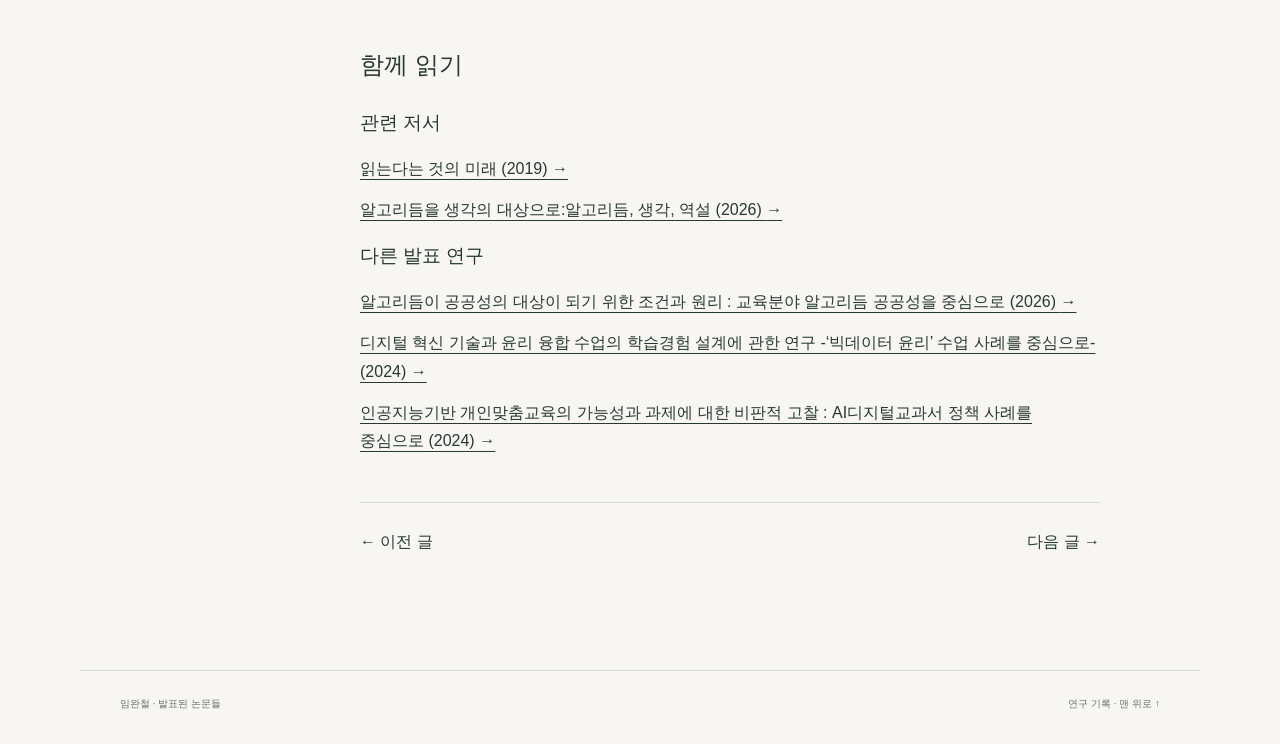
<file: papers/algorithm-literacy-2025.html>
<!doctype html><html lang="ko"><head><meta charset="utf-8"><meta name="viewport" content="width=device-width,initial-scale=1"><meta name="description" content="생각과 배움의 조건을 이루는 장치와 수업 경험, 알고리듬의 공공성을 탐구한 발표 연구를 읽습니다."><meta name="theme-color" content="#f7f6f2"><meta http-equiv="Content-Security-Policy" content="default-src 'self'; style-src 'self'; script-src 'self'; img-src 'self' data:; object-src 'none'; base-uri 'none'; form-action 'none'"><title>추천 알고리즘 시대의 비판적 사고, 리터러시, 팩트체킹의 한계에 대한 비판적 고찰 · 임완철 발표 연구</title><link rel="icon" href="data:image/svg+xml,%3Csvg%20xmlns%3D%22http%3A%2F%2Fwww.w3.org%2F2000%2Fsvg%22%20viewBox%3D%220%200%2040%2040%22%3E%3Crect%20width%3D%2240%22%20height%3D%2240%22%20rx%3D%226%22%20fill%3D%22%231f5147%22%2F%3E%3Ctext%20x%3D%2220%22%20y%3D%2228%22%20text-anchor%3D%22middle%22%20font-family%3D%22sans-serif%22%20font-size%3D%2226%22%20fill%3D%22white%22%3E%EC%9E%84%3C%2Ftext%3E%3C%2Fsvg%3E"><link rel="stylesheet" href="../assets/site.css"><link rel="stylesheet" href="../assets/library.css"><script src="../assets/library.js" defer></script></head><body class="paper-library"><a class="skip" href="#main">본문으로 건너뛰기</a><header class="site-header"><div class="shell header-inner"><a class="brand" href="../index.html"><span>임완철<small>연구 기록</small></span></a><nav aria-label="주요 메뉴"><a href="../index.html">전체 논문</a><a href="../flow.html">연구 흐름</a><a href="../themes/index.html">주제별 읽기</a><a href="https://climtc.github.io/">연구 기록</a></nav></div></header><main id="main" class="shell library-main"><article class="publication-detail"><header class="detail-hero"><a class="guide-back" href="../index.html"><span aria-hidden="true">←</span> 발표된 논문들</a><span class="eyebrow">2025 · 5월 · 논문</span><h1>추천 알고리즘 시대의 비판적 사고, 리터러시, 팩트체킹의 한계에 대한 비판적 고찰</h1><p class="publication-meta">임완철 · 교육비평 제57호 · 100–144쪽</p></header><div class="detail-layout"><aside class="detail-toc"><nav aria-label="논문 안내 목차"><a href="#argument">핵심 논지</a><a href="#question">핵심 질문</a><a href="#context">연구의 흐름에서</a><a href="#original">서지와 원문</a><a href="#related">함께 읽기</a></nav></aside><div class="detail-reading"><section id="argument"><span class="eyebrow">THE CENTRAL IDEA</span><h2>핵심 논지</h2><p>추천 알고리즘 환경에서 개인의 비판적 사고와 리터러시, 사실확인이 충분한 대응이 되기 어려운 구조적 조건을 분석한다. 개인 역량의 중요성을 인정하면서, 알고리즘의 투명성과 플랫폼 책임, 공적 거버넌스를 함께 마련할 필요성을 논증한다.</p><p class="method-note">연구 방법: 문헌과 정보 환경에 대한 비판적 분석</p></section><section id="question" class="question-panel"><span class="eyebrow">A QUESTION TO READ WITH</span><h2>핵심 질문</h2><p>개인이 알고리즘을 읽고 비판할 수 있으려면 정보 환경과 기관은 무엇을 보장해야 하는가?</p></section><section id="context"><h2>연구의 흐름에서</h2><p>개인에게 요청되는 역량을 그 역량이 작동할 수 있는 제도적 조건으로 확장한다.</p><a class="text-link" href="../flow.html">연구의 흐름을 따라 읽기 <span aria-hidden="true">→</span></a></section><section id="original"><h2>서지와 원문</h2><dl class="publication-bibliography"><dt>저자</dt><dd>임완철</dd><dt>발표</dt><dd>2025년 5월 · 논문</dd><dt>학술지</dt><dd>교육비평 제57호 · 100–144쪽</dd><dt>DOI</dt><dd><a class="text-link" href="https://doi.org/10.23119/er.2025..57.100" target="_blank" rel="noopener noreferrer">10.23119/er.2025..57.100 <span aria-hidden="true">↗</span><span class="sr-only"> (새 창)</span></a></dd></dl><div class="record-links"><a class="text-link" href="https://www.kci.go.kr/kciportal/landing/article.kci?arti_id=ART003209659" target="_blank" rel="noopener noreferrer">KCI에서 서지와 원문 보기 <span aria-hidden="true">↗</span><span class="sr-only"> (새 창)</span></a></div><p class="access-note">KCI 상세 페이지에 PDF 원문 제공 버튼이 있다.</p><p class="reading-note">이 페이지는 발표 연구의 문제의식과 읽기 방향을 소개합니다. 논문의 전체 논증과 근거는 원문에서 확인해 주세요.</p></section><section id="related"><h2>함께 읽기</h2><h3>관련 저서</h3><ul class="reading-links"><li><a href="https://climtc.github.io/books/future-reading.html">읽는다는 것의 미래 (2019) <span aria-hidden="true">→</span></a></li><li><a href="https://climtc.github.io/books/algorithm-thought-paradox.html">알고리듬을 생각의 대상으로:알고리듬, 생각, 역설 (2026) <span aria-hidden="true">→</span></a></li></ul><h3>다른 발표 연구</h3><ul class="reading-links"><li><a href="algorithm-publicness-2026.html">알고리듬이 공공성의 대상이 되기 위한 조건과 원리 : 교육분야 알고리듬 공공성을 중심으로 (2026) <span aria-hidden="true">→</span></a></li><li><a href="ethics-learning-2024.html">디지털 혁신 기술과 윤리 융합 수업의 학습경험 설계에 관한 연구 -‘빅데이터 윤리’ 수업 사례를 중심으로- (2024) <span aria-hidden="true">→</span></a></li><li><a href="personalized-ai-2024.html">인공지능기반 개인맞춤교육의 가능성과 과제에 대한 비판적 고찰 : AI디지털교과서 정책 사례를 중심으로 (2024) <span aria-hidden="true">→</span></a></li></ul></section><nav class="publication-navigation" aria-label="이전과 다음 발표 연구"><a href="algorithm-publicness-2026.html"><span aria-hidden="true">←</span> 이전 글</a><a href="ethics-learning-2024.html">다음 글 <span aria-hidden="true">→</span></a></nav></div></div></article></main><footer class="site-footer shell"><p>임완철 · 발표된 논문들</p><p><a href="https://climtc.github.io/">연구 기록</a> · <a href="#main">맨 위로 <span aria-hidden="true">↑</span></a></p></footer></body></html>
</file>
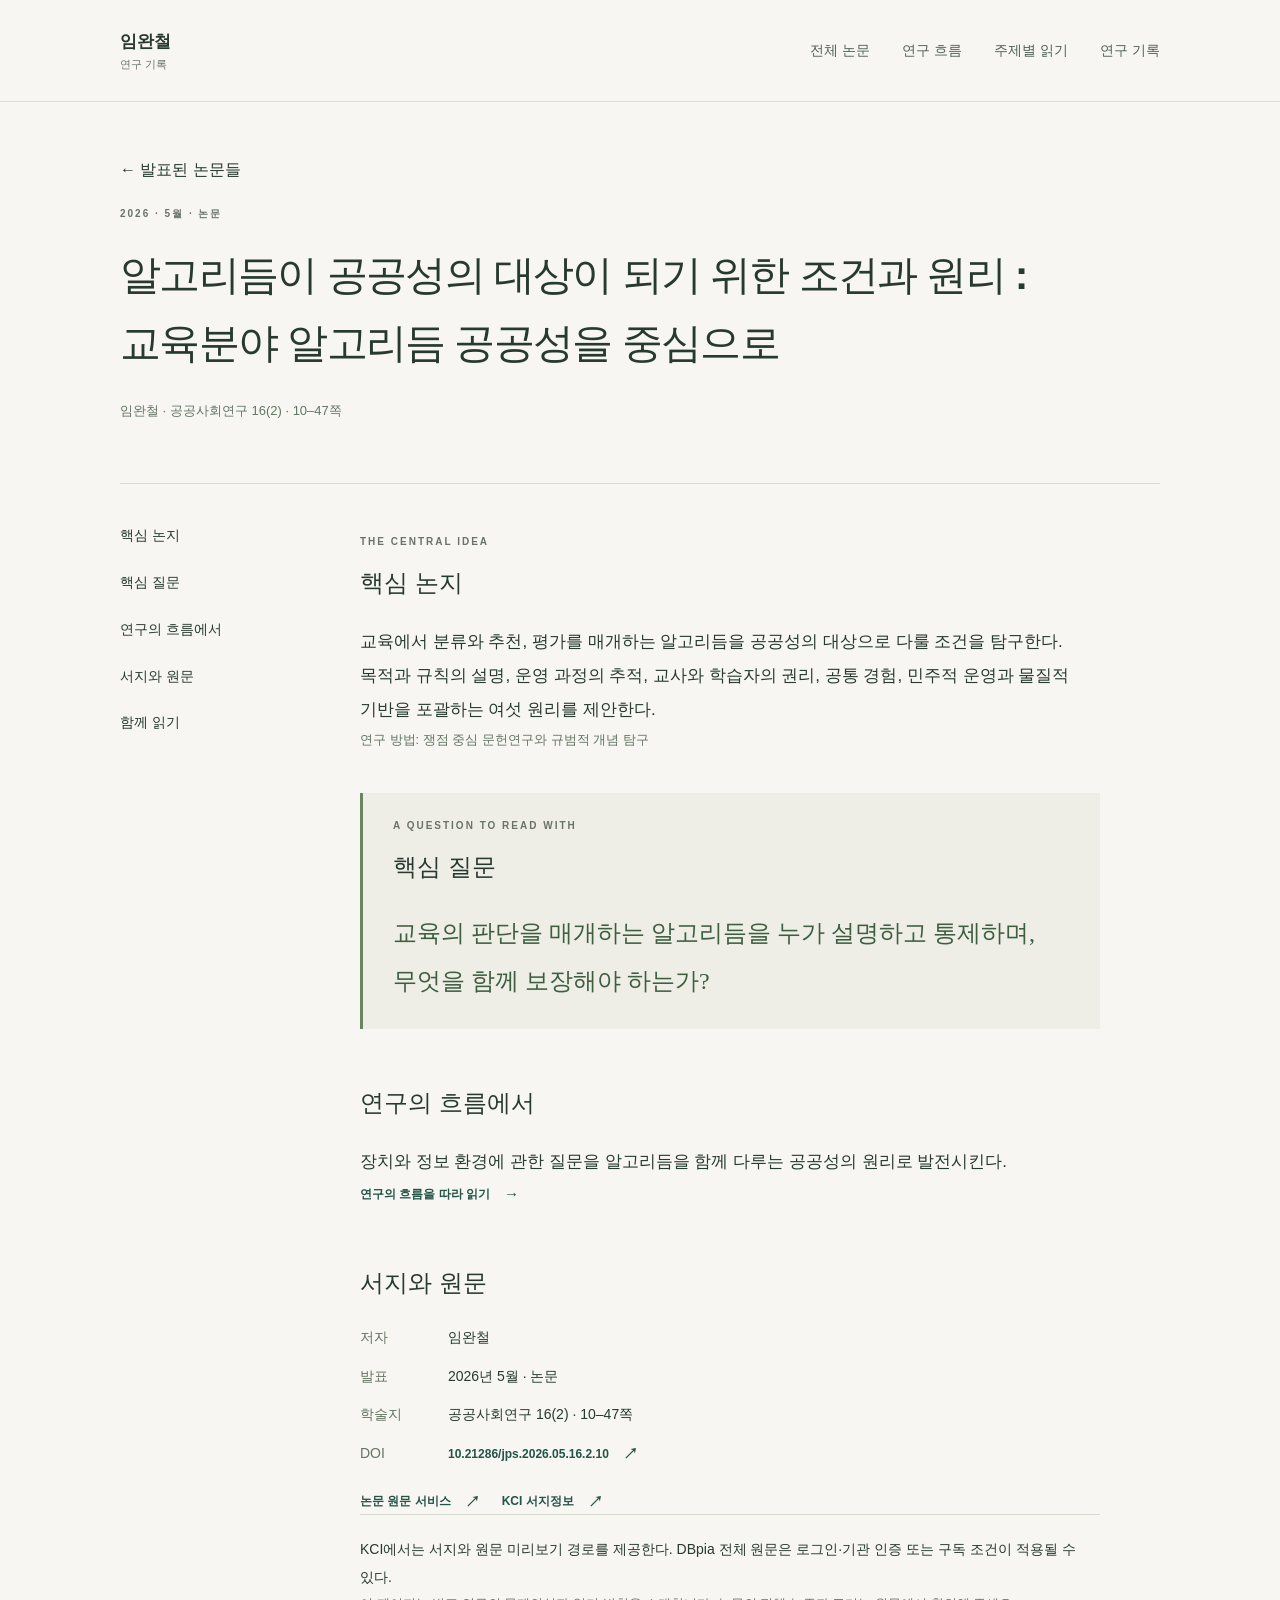
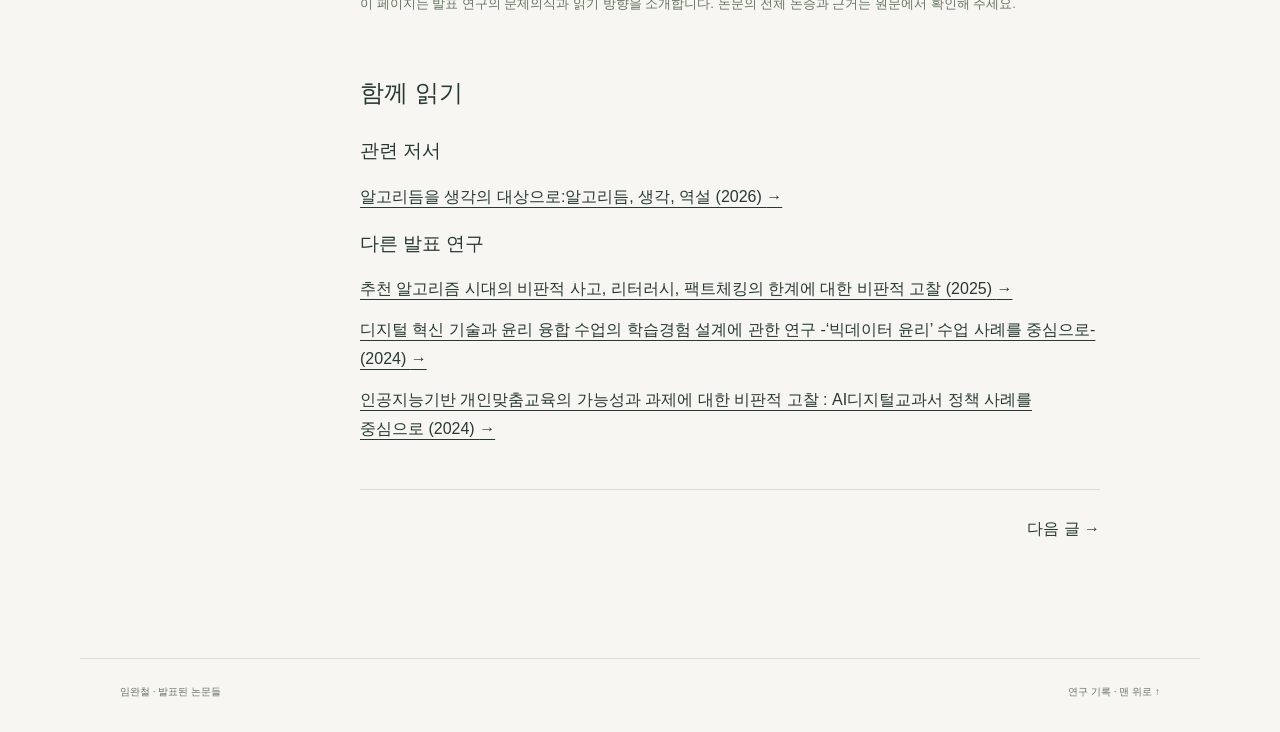
<file: papers/algorithm-publicness-2026.html>
<!doctype html><html lang="ko"><head><meta charset="utf-8"><meta name="viewport" content="width=device-width,initial-scale=1"><meta name="description" content="생각과 배움의 조건을 이루는 장치와 수업 경험, 알고리듬의 공공성을 탐구한 발표 연구를 읽습니다."><meta name="theme-color" content="#f7f6f2"><meta http-equiv="Content-Security-Policy" content="default-src 'self'; style-src 'self'; script-src 'self'; img-src 'self' data:; object-src 'none'; base-uri 'none'; form-action 'none'"><title>알고리듬이 공공성의 대상이 되기 위한 조건과 원리 : 교육분야 알고리듬 공공성을 중심으로 · 임완철 발표 연구</title><link rel="icon" href="data:image/svg+xml,%3Csvg%20xmlns%3D%22http%3A%2F%2Fwww.w3.org%2F2000%2Fsvg%22%20viewBox%3D%220%200%2040%2040%22%3E%3Crect%20width%3D%2240%22%20height%3D%2240%22%20rx%3D%226%22%20fill%3D%22%231f5147%22%2F%3E%3Ctext%20x%3D%2220%22%20y%3D%2228%22%20text-anchor%3D%22middle%22%20font-family%3D%22sans-serif%22%20font-size%3D%2226%22%20fill%3D%22white%22%3E%EC%9E%84%3C%2Ftext%3E%3C%2Fsvg%3E"><link rel="stylesheet" href="../assets/site.css"><link rel="stylesheet" href="../assets/library.css"><script src="../assets/library.js" defer></script></head><body class="paper-library"><a class="skip" href="#main">본문으로 건너뛰기</a><header class="site-header"><div class="shell header-inner"><a class="brand" href="../index.html"><span>임완철<small>연구 기록</small></span></a><nav aria-label="주요 메뉴"><a href="../index.html">전체 논문</a><a href="../flow.html">연구 흐름</a><a href="../themes/index.html">주제별 읽기</a><a href="https://climtc.github.io/">연구 기록</a></nav></div></header><main id="main" class="shell library-main"><article class="publication-detail"><header class="detail-hero"><a class="guide-back" href="../index.html"><span aria-hidden="true">←</span> 발표된 논문들</a><span class="eyebrow">2026 · 5월 · 논문</span><h1>알고리듬이 공공성의 대상이 되기 위한 조건과 원리 : 교육분야 알고리듬 공공성을 중심으로</h1><p class="publication-meta">임완철 · 공공사회연구 16(2) · 10–47쪽</p></header><div class="detail-layout"><aside class="detail-toc"><nav aria-label="논문 안내 목차"><a href="#argument">핵심 논지</a><a href="#question">핵심 질문</a><a href="#context">연구의 흐름에서</a><a href="#original">서지와 원문</a><a href="#related">함께 읽기</a></nav></aside><div class="detail-reading"><section id="argument"><span class="eyebrow">THE CENTRAL IDEA</span><h2>핵심 논지</h2><p>교육에서 분류와 추천, 평가를 매개하는 알고리듬을 공공성의 대상으로 다룰 조건을 탐구한다. 목적과 규칙의 설명, 운영 과정의 추적, 교사와 학습자의 권리, 공통 경험, 민주적 운영과 물질적 기반을 포괄하는 여섯 원리를 제안한다.</p><p class="method-note">연구 방법: 쟁점 중심 문헌연구와 규범적 개념 탐구</p></section><section id="question" class="question-panel"><span class="eyebrow">A QUESTION TO READ WITH</span><h2>핵심 질문</h2><p>교육의 판단을 매개하는 알고리듬을 누가 설명하고 통제하며, 무엇을 함께 보장해야 하는가?</p></section><section id="context"><h2>연구의 흐름에서</h2><p>장치와 정보 환경에 관한 질문을 알고리듬을 함께 다루는 공공성의 원리로 발전시킨다.</p><a class="text-link" href="../flow.html">연구의 흐름을 따라 읽기 <span aria-hidden="true">→</span></a></section><section id="original"><h2>서지와 원문</h2><dl class="publication-bibliography"><dt>저자</dt><dd>임완철</dd><dt>발표</dt><dd>2026년 5월 · 논문</dd><dt>학술지</dt><dd>공공사회연구 16(2) · 10–47쪽</dd><dt>DOI</dt><dd><a class="text-link" href="https://doi.org/10.21286/jps.2026.05.16.2.10" target="_blank" rel="noopener noreferrer">10.21286/jps.2026.05.16.2.10 <span aria-hidden="true">↗</span><span class="sr-only"> (새 창)</span></a></dd></dl><div class="record-links"><a class="text-link" href="https://www.dbpia.co.kr/journal/articleDetail?nodeId=NODE12856953" target="_blank" rel="noopener noreferrer">논문 원문 서비스 <span aria-hidden="true">↗</span><span class="sr-only"> (새 창)</span></a><a class="text-link" href="https://www.kci.go.kr/kciportal/ci/sereArticleSearch/ciSereArtiView.kci?sereArticleSearchBean.artiId=ART003340514" target="_blank" rel="noopener noreferrer">KCI 서지정보 <span aria-hidden="true">↗</span><span class="sr-only"> (새 창)</span></a></div><p class="access-note">KCI에서는 서지와 원문 미리보기 경로를 제공한다. DBpia 전체 원문은 로그인·기관 인증 또는 구독 조건이 적용될 수 있다.</p><p class="reading-note">이 페이지는 발표 연구의 문제의식과 읽기 방향을 소개합니다. 논문의 전체 논증과 근거는 원문에서 확인해 주세요.</p></section><section id="related"><h2>함께 읽기</h2><h3>관련 저서</h3><ul class="reading-links"><li><a href="https://climtc.github.io/books/algorithm-thought-paradox.html">알고리듬을 생각의 대상으로:알고리듬, 생각, 역설 (2026) <span aria-hidden="true">→</span></a></li></ul><h3>다른 발표 연구</h3><ul class="reading-links"><li><a href="algorithm-literacy-2025.html">추천 알고리즘 시대의 비판적 사고, 리터러시, 팩트체킹의 한계에 대한 비판적 고찰 (2025) <span aria-hidden="true">→</span></a></li><li><a href="ethics-learning-2024.html">디지털 혁신 기술과 윤리 융합 수업의 학습경험 설계에 관한 연구 -‘빅데이터 윤리’ 수업 사례를 중심으로- (2024) <span aria-hidden="true">→</span></a></li><li><a href="personalized-ai-2024.html">인공지능기반 개인맞춤교육의 가능성과 과제에 대한 비판적 고찰 : AI디지털교과서 정책 사례를 중심으로 (2024) <span aria-hidden="true">→</span></a></li></ul></section><nav class="publication-navigation" aria-label="이전과 다음 발표 연구"><span></span><a href="algorithm-literacy-2025.html">다음 글 <span aria-hidden="true">→</span></a></nav></div></div></article></main><footer class="site-footer shell"><p>임완철 · 발표된 논문들</p><p><a href="https://climtc.github.io/">연구 기록</a> · <a href="#main">맨 위로 <span aria-hidden="true">↑</span></a></p></footer></body></html>
</file>
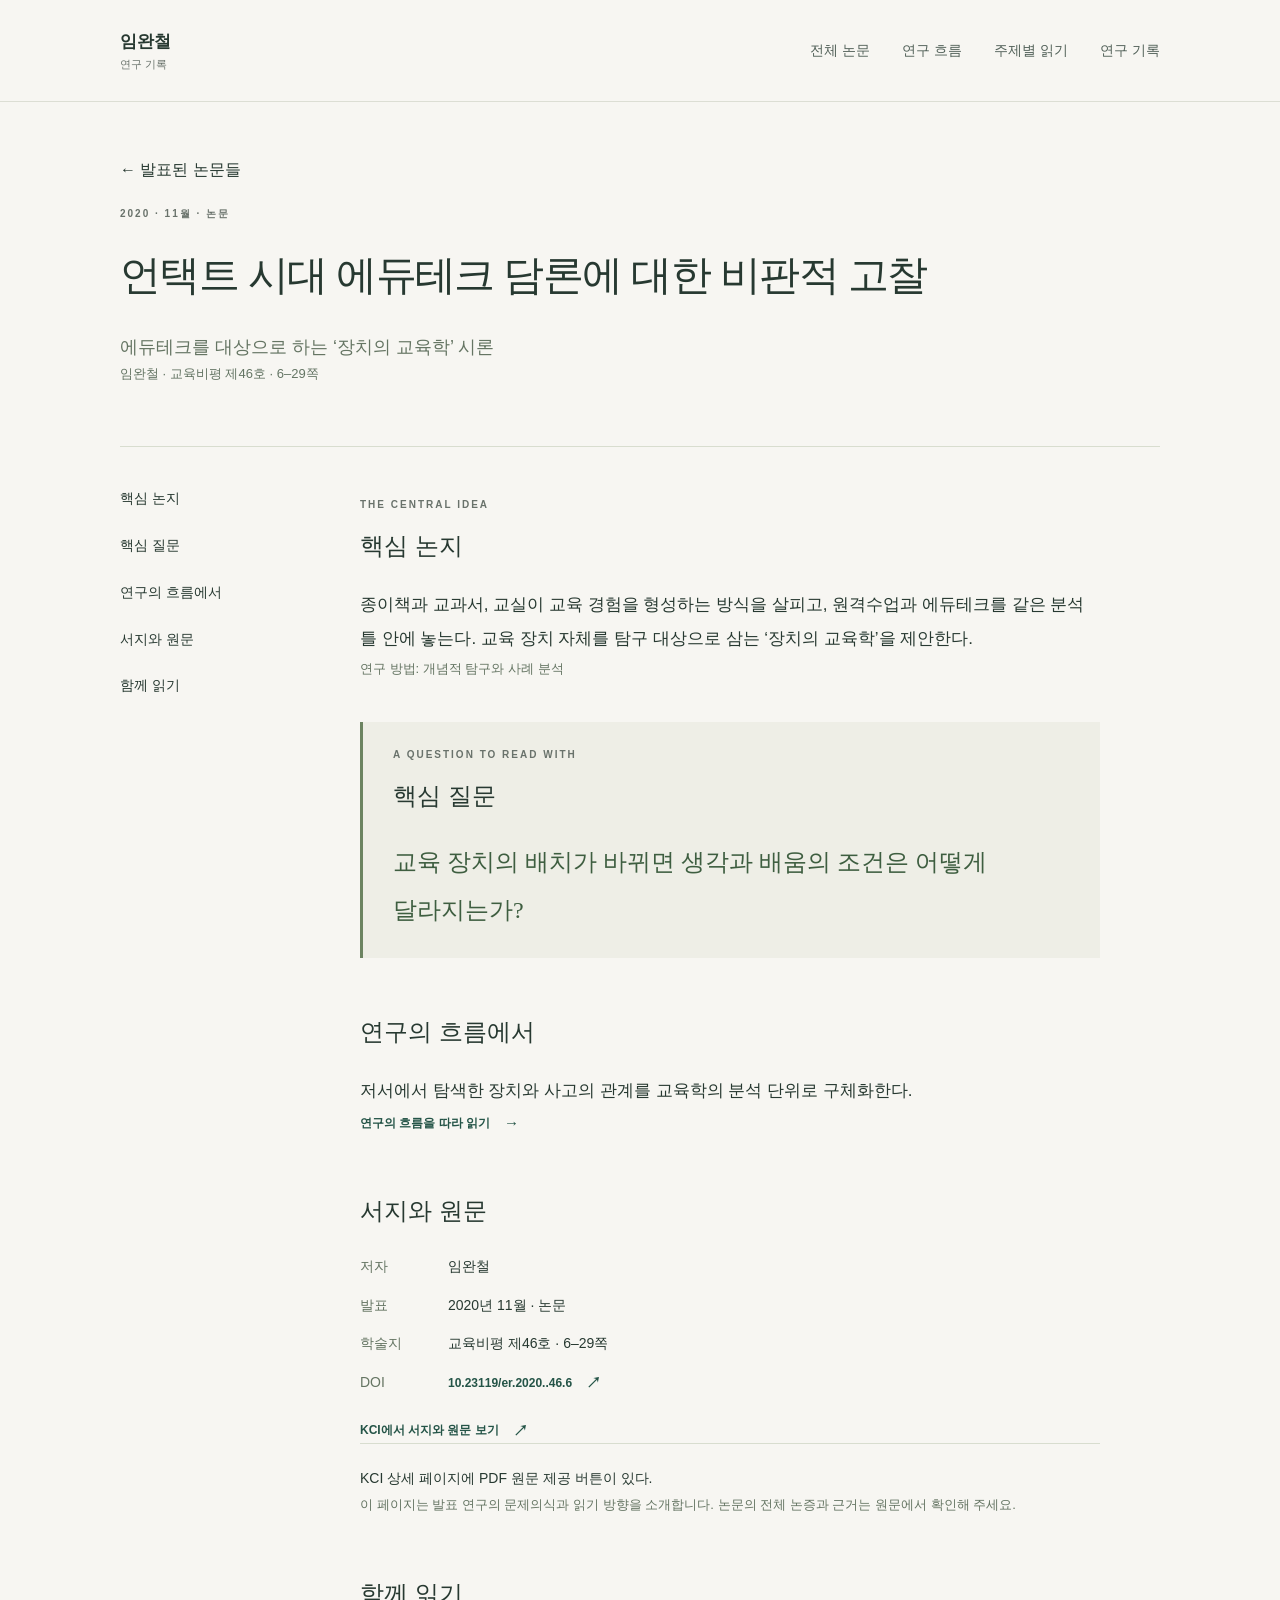
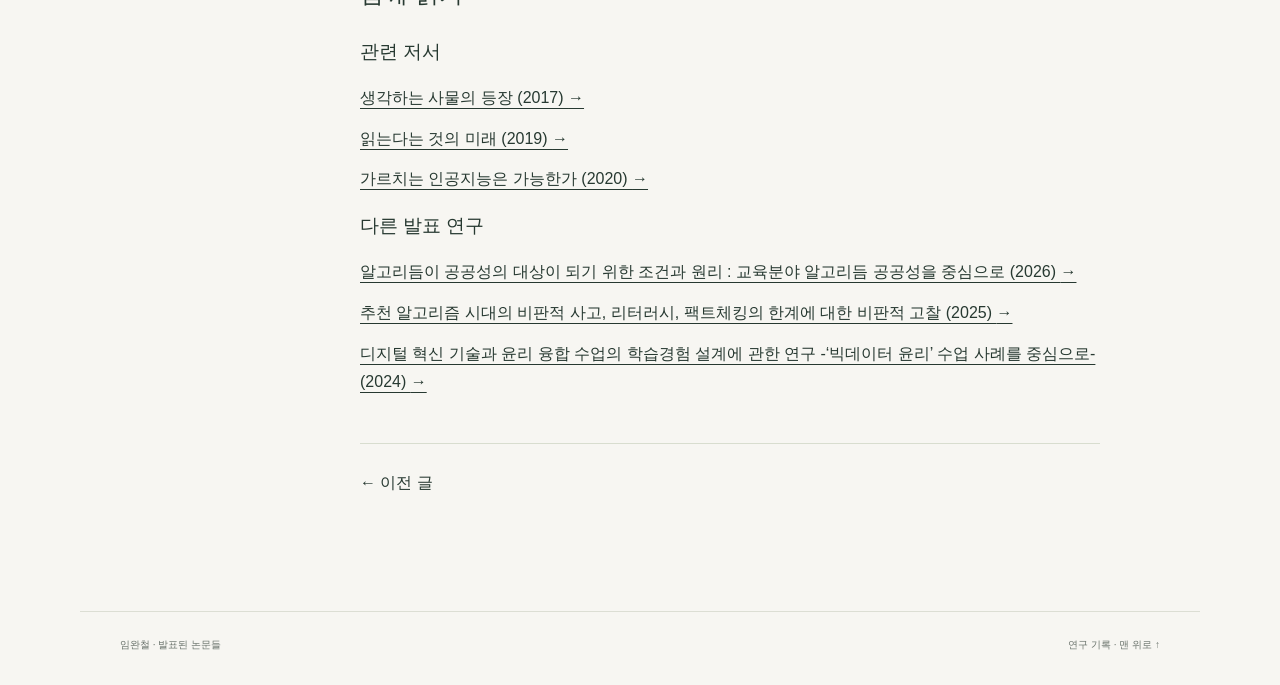
<file: papers/edutech-2020.html>
<!doctype html><html lang="ko"><head><meta charset="utf-8"><meta name="viewport" content="width=device-width,initial-scale=1"><meta name="description" content="생각과 배움의 조건을 이루는 장치와 수업 경험, 알고리듬의 공공성을 탐구한 발표 연구를 읽습니다."><meta name="theme-color" content="#f7f6f2"><meta http-equiv="Content-Security-Policy" content="default-src 'self'; style-src 'self'; script-src 'self'; img-src 'self' data:; object-src 'none'; base-uri 'none'; form-action 'none'"><title>언택트 시대 에듀테크 담론에 대한 비판적 고찰 · 임완철 발표 연구</title><link rel="icon" href="data:image/svg+xml,%3Csvg%20xmlns%3D%22http%3A%2F%2Fwww.w3.org%2F2000%2Fsvg%22%20viewBox%3D%220%200%2040%2040%22%3E%3Crect%20width%3D%2240%22%20height%3D%2240%22%20rx%3D%226%22%20fill%3D%22%231f5147%22%2F%3E%3Ctext%20x%3D%2220%22%20y%3D%2228%22%20text-anchor%3D%22middle%22%20font-family%3D%22sans-serif%22%20font-size%3D%2226%22%20fill%3D%22white%22%3E%EC%9E%84%3C%2Ftext%3E%3C%2Fsvg%3E"><link rel="stylesheet" href="../assets/site.css"><link rel="stylesheet" href="../assets/library.css"><script src="../assets/library.js" defer></script></head><body class="paper-library"><a class="skip" href="#main">본문으로 건너뛰기</a><header class="site-header"><div class="shell header-inner"><a class="brand" href="../index.html"><span>임완철<small>연구 기록</small></span></a><nav aria-label="주요 메뉴"><a href="../index.html">전체 논문</a><a href="../flow.html">연구 흐름</a><a href="../themes/index.html">주제별 읽기</a><a href="https://climtc.github.io/">연구 기록</a></nav></div></header><main id="main" class="shell library-main"><article class="publication-detail"><header class="detail-hero"><a class="guide-back" href="../index.html"><span aria-hidden="true">←</span> 발표된 논문들</a><span class="eyebrow">2020 · 11월 · 논문</span><h1>언택트 시대 에듀테크 담론에 대한 비판적 고찰</h1><p class="detail-subtitle">에듀테크를 대상으로 하는 ‘장치의 교육학’ 시론</p><p class="publication-meta">임완철 · 교육비평 제46호 · 6–29쪽</p></header><div class="detail-layout"><aside class="detail-toc"><nav aria-label="논문 안내 목차"><a href="#argument">핵심 논지</a><a href="#question">핵심 질문</a><a href="#context">연구의 흐름에서</a><a href="#original">서지와 원문</a><a href="#related">함께 읽기</a></nav></aside><div class="detail-reading"><section id="argument"><span class="eyebrow">THE CENTRAL IDEA</span><h2>핵심 논지</h2><p>종이책과 교과서, 교실이 교육 경험을 형성하는 방식을 살피고, 원격수업과 에듀테크를 같은 분석 틀 안에 놓는다. 교육 장치 자체를 탐구 대상으로 삼는 ‘장치의 교육학’을 제안한다.</p><p class="method-note">연구 방법: 개념적 탐구와 사례 분석</p></section><section id="question" class="question-panel"><span class="eyebrow">A QUESTION TO READ WITH</span><h2>핵심 질문</h2><p>교육 장치의 배치가 바뀌면 생각과 배움의 조건은 어떻게 달라지는가?</p></section><section id="context"><h2>연구의 흐름에서</h2><p>저서에서 탐색한 장치와 사고의 관계를 교육학의 분석 단위로 구체화한다.</p><a class="text-link" href="../flow.html">연구의 흐름을 따라 읽기 <span aria-hidden="true">→</span></a></section><section id="original"><h2>서지와 원문</h2><dl class="publication-bibliography"><dt>저자</dt><dd>임완철</dd><dt>발표</dt><dd>2020년 11월 · 논문</dd><dt>학술지</dt><dd>교육비평 제46호 · 6–29쪽</dd><dt>DOI</dt><dd><a class="text-link" href="https://doi.org/10.23119/er.2020..46.6" target="_blank" rel="noopener noreferrer">10.23119/er.2020..46.6 <span aria-hidden="true">↗</span><span class="sr-only"> (새 창)</span></a></dd></dl><div class="record-links"><a class="text-link" href="https://www.kci.go.kr/kciportal/landing/article.kci?arti_id=ART002655207" target="_blank" rel="noopener noreferrer">KCI에서 서지와 원문 보기 <span aria-hidden="true">↗</span><span class="sr-only"> (새 창)</span></a></div><p class="access-note">KCI 상세 페이지에 PDF 원문 제공 버튼이 있다.</p><p class="reading-note">이 페이지는 발표 연구의 문제의식과 읽기 방향을 소개합니다. 논문의 전체 논증과 근거는 원문에서 확인해 주세요.</p></section><section id="related"><h2>함께 읽기</h2><h3>관련 저서</h3><ul class="reading-links"><li><a href="https://climtc.github.io/books/thinking-things.html">생각하는 사물의 등장 (2017) <span aria-hidden="true">→</span></a></li><li><a href="https://climtc.github.io/books/future-reading.html">읽는다는 것의 미래 (2019) <span aria-hidden="true">→</span></a></li><li><a href="https://climtc.github.io/books/teaching-ai.html">가르치는 인공지능은 가능한가 (2020) <span aria-hidden="true">→</span></a></li></ul><h3>다른 발표 연구</h3><ul class="reading-links"><li><a href="algorithm-publicness-2026.html">알고리듬이 공공성의 대상이 되기 위한 조건과 원리 : 교육분야 알고리듬 공공성을 중심으로 (2026) <span aria-hidden="true">→</span></a></li><li><a href="algorithm-literacy-2025.html">추천 알고리즘 시대의 비판적 사고, 리터러시, 팩트체킹의 한계에 대한 비판적 고찰 (2025) <span aria-hidden="true">→</span></a></li><li><a href="ethics-learning-2024.html">디지털 혁신 기술과 윤리 융합 수업의 학습경험 설계에 관한 연구 -‘빅데이터 윤리’ 수업 사례를 중심으로- (2024) <span aria-hidden="true">→</span></a></li></ul></section><nav class="publication-navigation" aria-label="이전과 다음 발표 연구"><a href="science-inquiry-2022.html"><span aria-hidden="true">←</span> 이전 글</a><span></span></nav></div></div></article></main><footer class="site-footer shell"><p>임완철 · 발표된 논문들</p><p><a href="https://climtc.github.io/">연구 기록</a> · <a href="#main">맨 위로 <span aria-hidden="true">↑</span></a></p></footer></body></html>
</file>
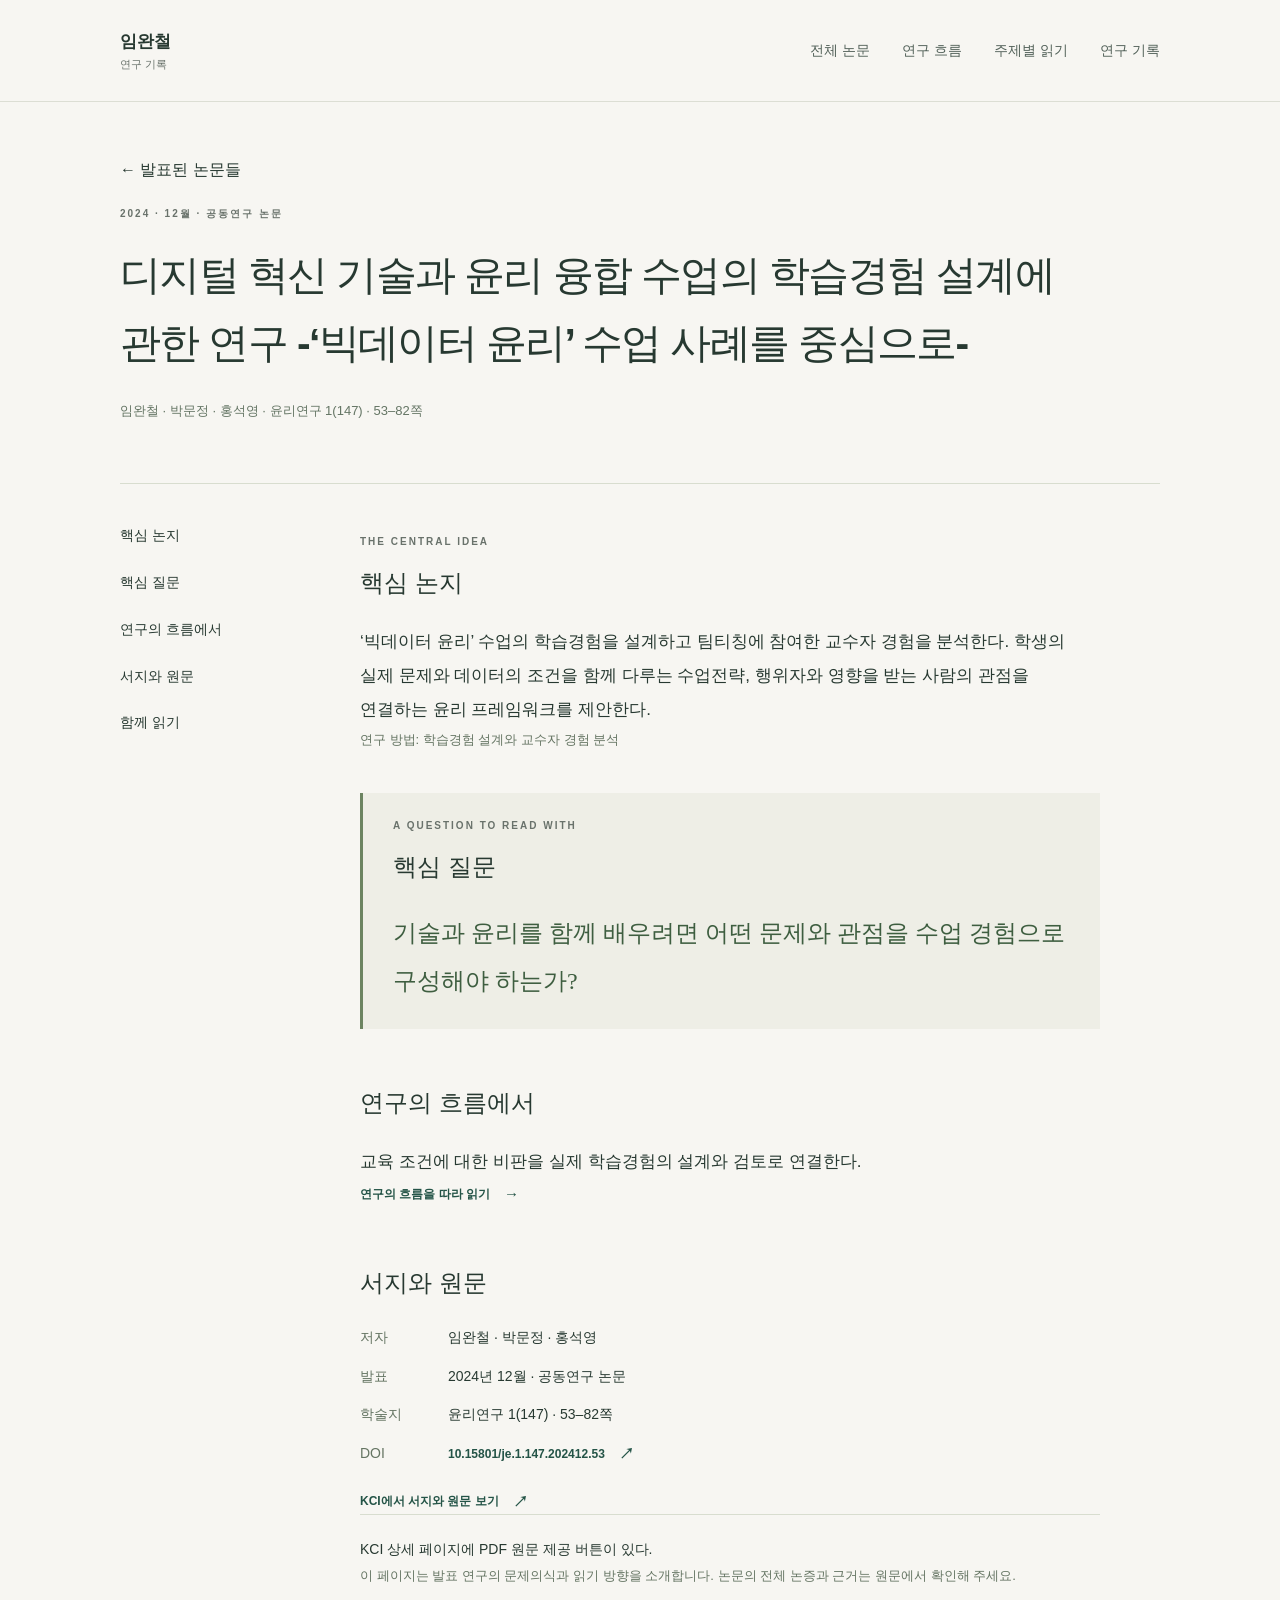
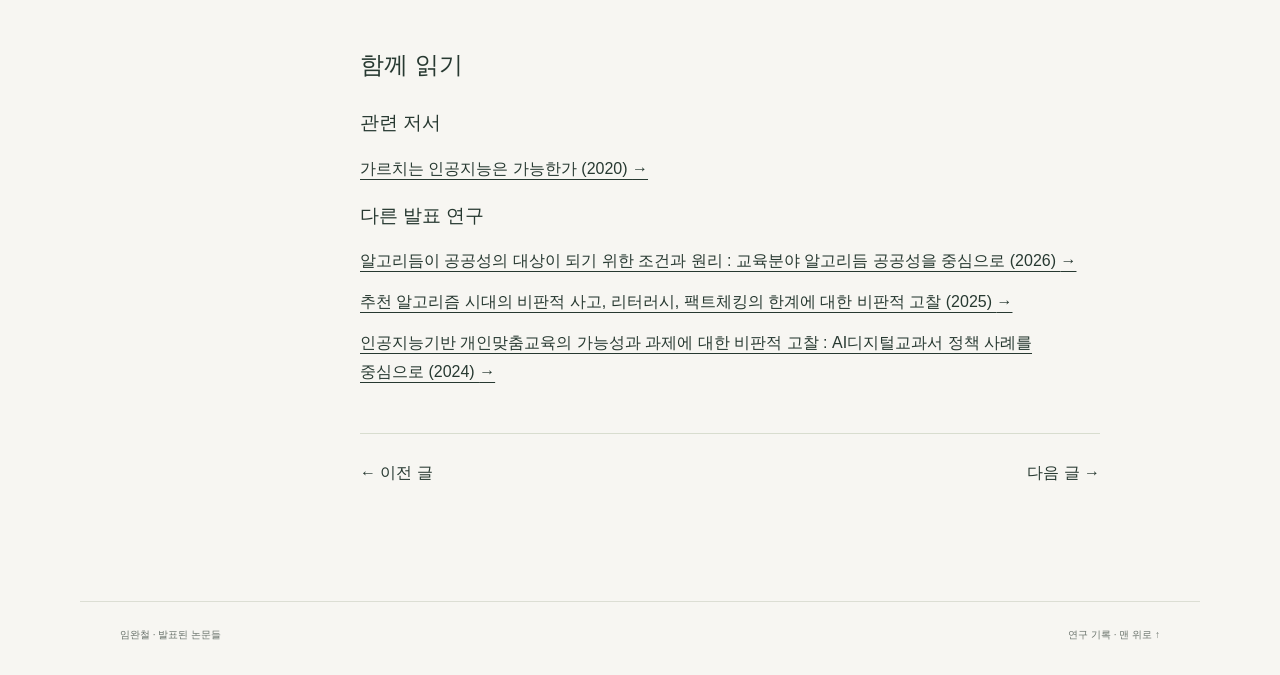
<file: papers/ethics-learning-2024.html>
<!doctype html><html lang="ko"><head><meta charset="utf-8"><meta name="viewport" content="width=device-width,initial-scale=1"><meta name="description" content="생각과 배움의 조건을 이루는 장치와 수업 경험, 알고리듬의 공공성을 탐구한 발표 연구를 읽습니다."><meta name="theme-color" content="#f7f6f2"><meta http-equiv="Content-Security-Policy" content="default-src 'self'; style-src 'self'; script-src 'self'; img-src 'self' data:; object-src 'none'; base-uri 'none'; form-action 'none'"><title>디지털 혁신 기술과 윤리 융합 수업의 학습경험 설계에 관한 연구 -‘빅데이터 윤리’ 수업 사례를 중심으로- · 임완철 발표 연구</title><link rel="icon" href="data:image/svg+xml,%3Csvg%20xmlns%3D%22http%3A%2F%2Fwww.w3.org%2F2000%2Fsvg%22%20viewBox%3D%220%200%2040%2040%22%3E%3Crect%20width%3D%2240%22%20height%3D%2240%22%20rx%3D%226%22%20fill%3D%22%231f5147%22%2F%3E%3Ctext%20x%3D%2220%22%20y%3D%2228%22%20text-anchor%3D%22middle%22%20font-family%3D%22sans-serif%22%20font-size%3D%2226%22%20fill%3D%22white%22%3E%EC%9E%84%3C%2Ftext%3E%3C%2Fsvg%3E"><link rel="stylesheet" href="../assets/site.css"><link rel="stylesheet" href="../assets/library.css"><script src="../assets/library.js" defer></script></head><body class="paper-library"><a class="skip" href="#main">본문으로 건너뛰기</a><header class="site-header"><div class="shell header-inner"><a class="brand" href="../index.html"><span>임완철<small>연구 기록</small></span></a><nav aria-label="주요 메뉴"><a href="../index.html">전체 논문</a><a href="../flow.html">연구 흐름</a><a href="../themes/index.html">주제별 읽기</a><a href="https://climtc.github.io/">연구 기록</a></nav></div></header><main id="main" class="shell library-main"><article class="publication-detail"><header class="detail-hero"><a class="guide-back" href="../index.html"><span aria-hidden="true">←</span> 발표된 논문들</a><span class="eyebrow">2024 · 12월 · 공동연구 논문</span><h1>디지털 혁신 기술과 윤리 융합 수업의 학습경험 설계에 관한 연구 -‘빅데이터 윤리’ 수업 사례를 중심으로-</h1><p class="publication-meta">임완철 · 박문정 · 홍석영 · 윤리연구 1(147) · 53–82쪽</p></header><div class="detail-layout"><aside class="detail-toc"><nav aria-label="논문 안내 목차"><a href="#argument">핵심 논지</a><a href="#question">핵심 질문</a><a href="#context">연구의 흐름에서</a><a href="#original">서지와 원문</a><a href="#related">함께 읽기</a></nav></aside><div class="detail-reading"><section id="argument"><span class="eyebrow">THE CENTRAL IDEA</span><h2>핵심 논지</h2><p>‘빅데이터 윤리’ 수업의 학습경험을 설계하고 팀티칭에 참여한 교수자 경험을 분석한다. 학생의 실제 문제와 데이터의 조건을 함께 다루는 수업전략, 행위자와 영향을 받는 사람의 관점을 연결하는 윤리 프레임워크를 제안한다.</p><p class="method-note">연구 방법: 학습경험 설계와 교수자 경험 분석</p></section><section id="question" class="question-panel"><span class="eyebrow">A QUESTION TO READ WITH</span><h2>핵심 질문</h2><p>기술과 윤리를 함께 배우려면 어떤 문제와 관점을 수업 경험으로 구성해야 하는가?</p></section><section id="context"><h2>연구의 흐름에서</h2><p>교육 조건에 대한 비판을 실제 학습경험의 설계와 검토로 연결한다.</p><a class="text-link" href="../flow.html">연구의 흐름을 따라 읽기 <span aria-hidden="true">→</span></a></section><section id="original"><h2>서지와 원문</h2><dl class="publication-bibliography"><dt>저자</dt><dd>임완철 · 박문정 · 홍석영</dd><dt>발표</dt><dd>2024년 12월 · 공동연구 논문</dd><dt>학술지</dt><dd>윤리연구 1(147) · 53–82쪽</dd><dt>DOI</dt><dd><a class="text-link" href="https://doi.org/10.15801/je.1.147.202412.53" target="_blank" rel="noopener noreferrer">10.15801/je.1.147.202412.53 <span aria-hidden="true">↗</span><span class="sr-only"> (새 창)</span></a></dd></dl><div class="record-links"><a class="text-link" href="https://www.kci.go.kr/kciportal/landing/article.kci?arti_id=ART003150020" target="_blank" rel="noopener noreferrer">KCI에서 서지와 원문 보기 <span aria-hidden="true">↗</span><span class="sr-only"> (새 창)</span></a></div><p class="access-note">KCI 상세 페이지에 PDF 원문 제공 버튼이 있다.</p><p class="reading-note">이 페이지는 발표 연구의 문제의식과 읽기 방향을 소개합니다. 논문의 전체 논증과 근거는 원문에서 확인해 주세요.</p></section><section id="related"><h2>함께 읽기</h2><h3>관련 저서</h3><ul class="reading-links"><li><a href="https://climtc.github.io/books/teaching-ai.html">가르치는 인공지능은 가능한가 (2020) <span aria-hidden="true">→</span></a></li></ul><h3>다른 발표 연구</h3><ul class="reading-links"><li><a href="algorithm-publicness-2026.html">알고리듬이 공공성의 대상이 되기 위한 조건과 원리 : 교육분야 알고리듬 공공성을 중심으로 (2026) <span aria-hidden="true">→</span></a></li><li><a href="algorithm-literacy-2025.html">추천 알고리즘 시대의 비판적 사고, 리터러시, 팩트체킹의 한계에 대한 비판적 고찰 (2025) <span aria-hidden="true">→</span></a></li><li><a href="personalized-ai-2024.html">인공지능기반 개인맞춤교육의 가능성과 과제에 대한 비판적 고찰 : AI디지털교과서 정책 사례를 중심으로 (2024) <span aria-hidden="true">→</span></a></li></ul></section><nav class="publication-navigation" aria-label="이전과 다음 발표 연구"><a href="algorithm-literacy-2025.html"><span aria-hidden="true">←</span> 이전 글</a><a href="personalized-ai-2024.html">다음 글 <span aria-hidden="true">→</span></a></nav></div></div></article></main><footer class="site-footer shell"><p>임완철 · 발표된 논문들</p><p><a href="https://climtc.github.io/">연구 기록</a> · <a href="#main">맨 위로 <span aria-hidden="true">↑</span></a></p></footer></body></html>
</file>
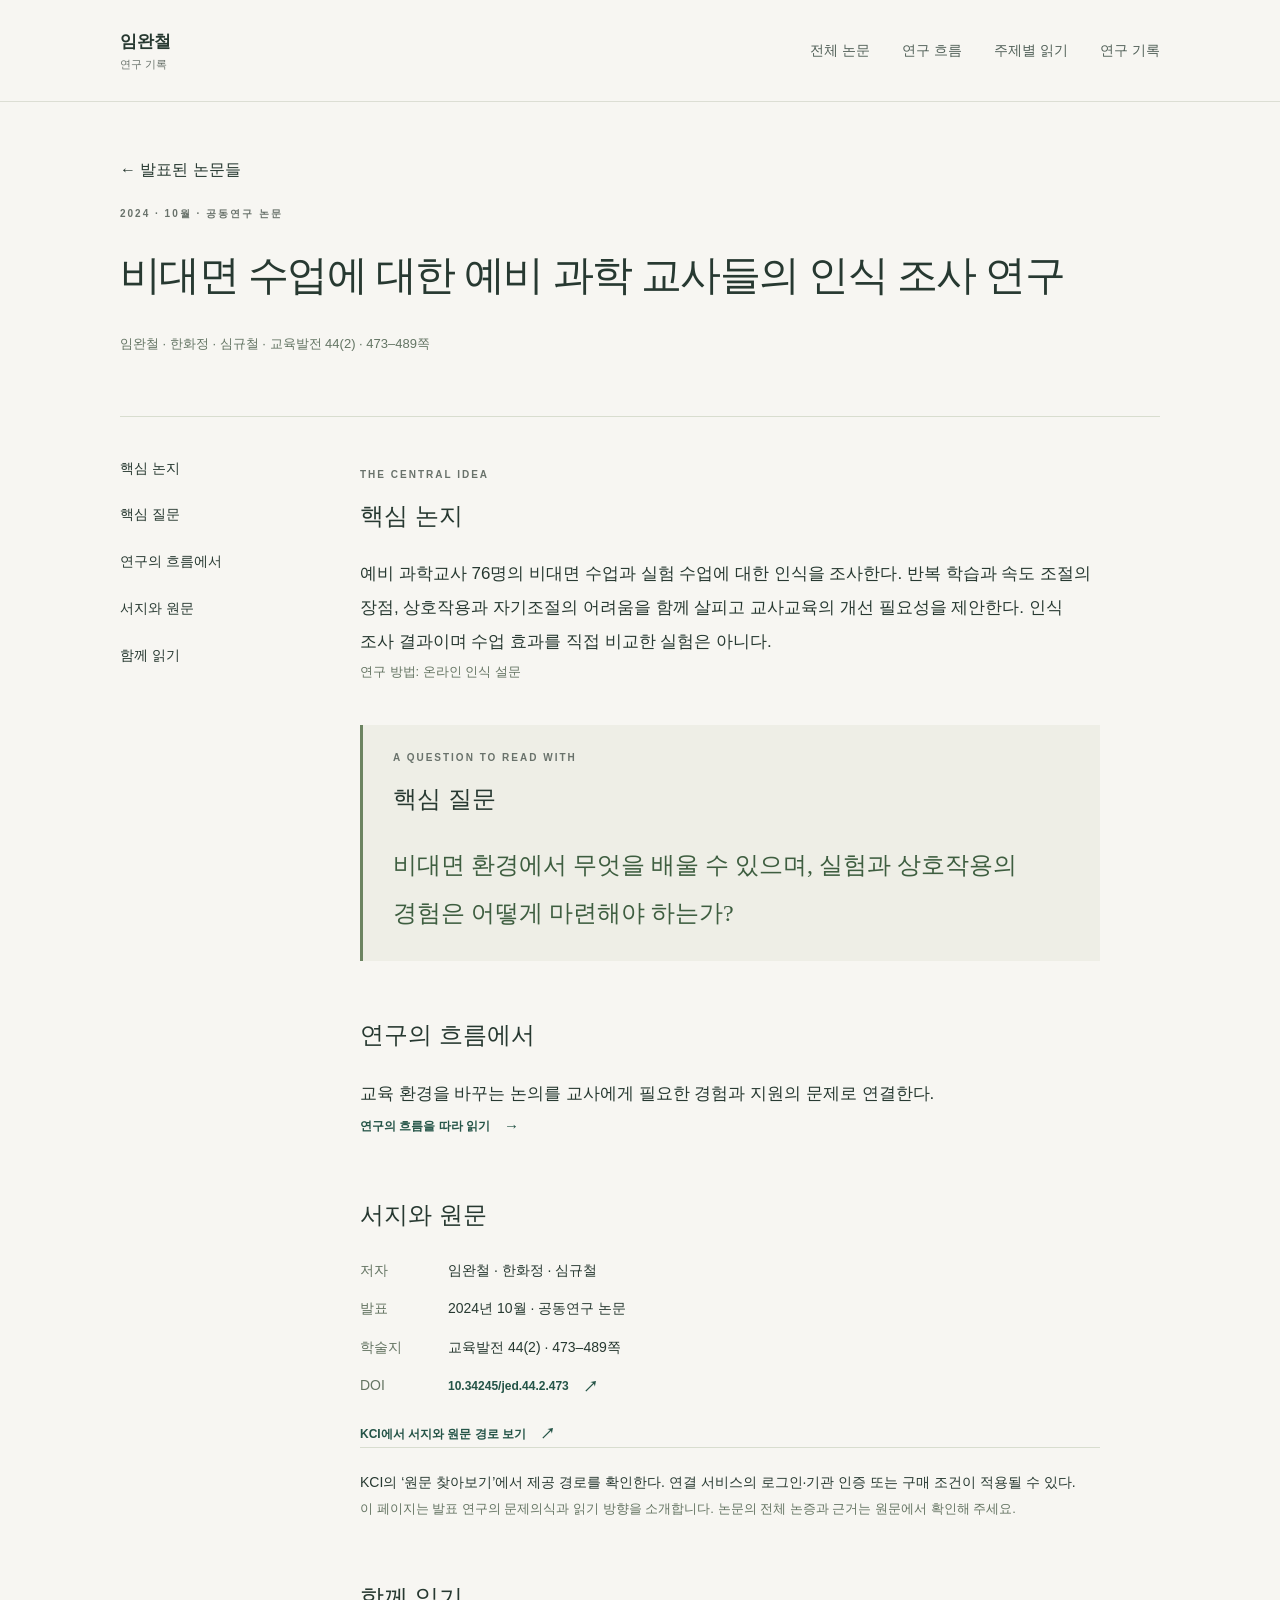
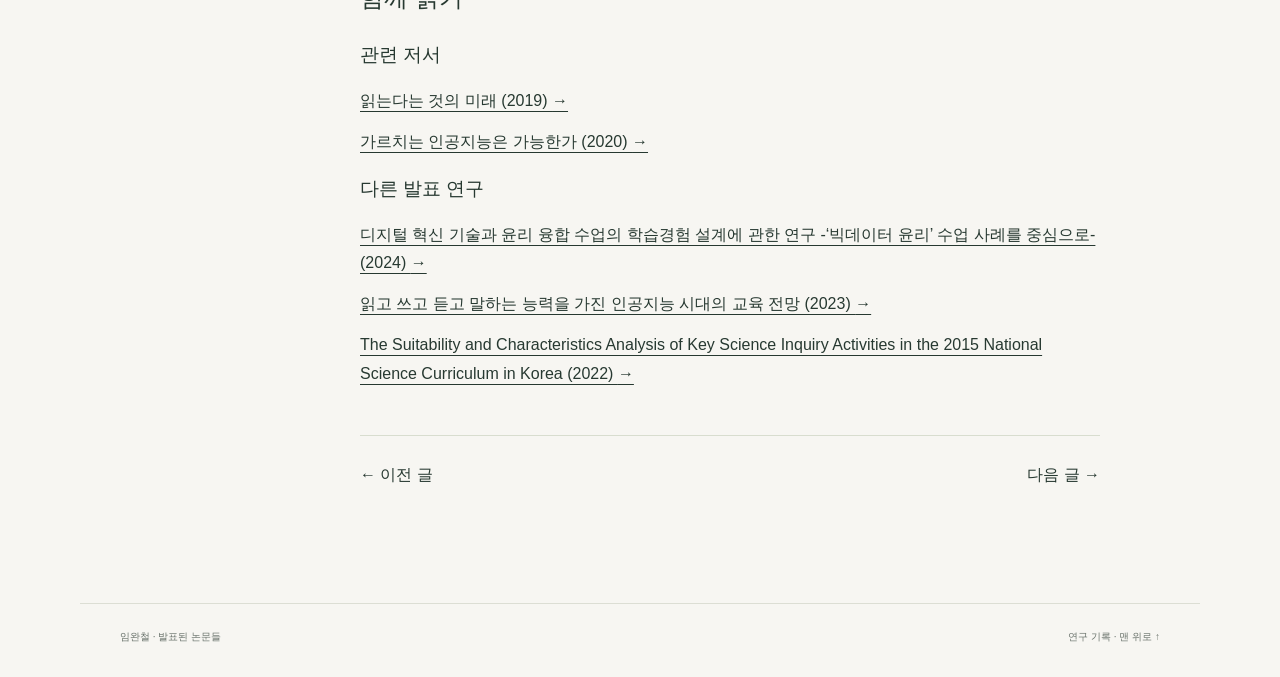
<file: papers/online-teachers-2024.html>
<!doctype html><html lang="ko"><head><meta charset="utf-8"><meta name="viewport" content="width=device-width,initial-scale=1"><meta name="description" content="생각과 배움의 조건을 이루는 장치와 수업 경험, 알고리듬의 공공성을 탐구한 발표 연구를 읽습니다."><meta name="theme-color" content="#f7f6f2"><meta http-equiv="Content-Security-Policy" content="default-src 'self'; style-src 'self'; script-src 'self'; img-src 'self' data:; object-src 'none'; base-uri 'none'; form-action 'none'"><title>비대면 수업에 대한 예비 과학 교사들의 인식 조사 연구 · 임완철 발표 연구</title><link rel="icon" href="data:image/svg+xml,%3Csvg%20xmlns%3D%22http%3A%2F%2Fwww.w3.org%2F2000%2Fsvg%22%20viewBox%3D%220%200%2040%2040%22%3E%3Crect%20width%3D%2240%22%20height%3D%2240%22%20rx%3D%226%22%20fill%3D%22%231f5147%22%2F%3E%3Ctext%20x%3D%2220%22%20y%3D%2228%22%20text-anchor%3D%22middle%22%20font-family%3D%22sans-serif%22%20font-size%3D%2226%22%20fill%3D%22white%22%3E%EC%9E%84%3C%2Ftext%3E%3C%2Fsvg%3E"><link rel="stylesheet" href="../assets/site.css"><link rel="stylesheet" href="../assets/library.css"><script src="../assets/library.js" defer></script></head><body class="paper-library"><a class="skip" href="#main">본문으로 건너뛰기</a><header class="site-header"><div class="shell header-inner"><a class="brand" href="../index.html"><span>임완철<small>연구 기록</small></span></a><nav aria-label="주요 메뉴"><a href="../index.html">전체 논문</a><a href="../flow.html">연구 흐름</a><a href="../themes/index.html">주제별 읽기</a><a href="https://climtc.github.io/">연구 기록</a></nav></div></header><main id="main" class="shell library-main"><article class="publication-detail"><header class="detail-hero"><a class="guide-back" href="../index.html"><span aria-hidden="true">←</span> 발표된 논문들</a><span class="eyebrow">2024 · 10월 · 공동연구 논문</span><h1>비대면 수업에 대한 예비 과학 교사들의 인식 조사 연구</h1><p class="publication-meta">임완철 · 한화정 · 심규철 · 교육발전 44(2) · 473–489쪽</p></header><div class="detail-layout"><aside class="detail-toc"><nav aria-label="논문 안내 목차"><a href="#argument">핵심 논지</a><a href="#question">핵심 질문</a><a href="#context">연구의 흐름에서</a><a href="#original">서지와 원문</a><a href="#related">함께 읽기</a></nav></aside><div class="detail-reading"><section id="argument"><span class="eyebrow">THE CENTRAL IDEA</span><h2>핵심 논지</h2><p>예비 과학교사 76명의 비대면 수업과 실험 수업에 대한 인식을 조사한다. 반복 학습과 속도 조절의 장점, 상호작용과 자기조절의 어려움을 함께 살피고 교사교육의 개선 필요성을 제안한다. 인식 조사 결과이며 수업 효과를 직접 비교한 실험은 아니다.</p><p class="method-note">연구 방법: 온라인 인식 설문</p></section><section id="question" class="question-panel"><span class="eyebrow">A QUESTION TO READ WITH</span><h2>핵심 질문</h2><p>비대면 환경에서 무엇을 배울 수 있으며, 실험과 상호작용의 경험은 어떻게 마련해야 하는가?</p></section><section id="context"><h2>연구의 흐름에서</h2><p>교육 환경을 바꾸는 논의를 교사에게 필요한 경험과 지원의 문제로 연결한다.</p><a class="text-link" href="../flow.html">연구의 흐름을 따라 읽기 <span aria-hidden="true">→</span></a></section><section id="original"><h2>서지와 원문</h2><dl class="publication-bibliography"><dt>저자</dt><dd>임완철 · 한화정 · 심규철</dd><dt>발표</dt><dd>2024년 10월 · 공동연구 논문</dd><dt>학술지</dt><dd>교육발전 44(2) · 473–489쪽</dd><dt>DOI</dt><dd><a class="text-link" href="https://doi.org/10.34245/jed.44.2.473" target="_blank" rel="noopener noreferrer">10.34245/jed.44.2.473 <span aria-hidden="true">↗</span><span class="sr-only"> (새 창)</span></a></dd></dl><div class="record-links"><a class="text-link" href="https://www.kci.go.kr/kciportal/ci/sereArticleSearch/ciSereArtiView.kci?sereArticleSearchBean.artiId=ART003131976" target="_blank" rel="noopener noreferrer">KCI에서 서지와 원문 경로 보기 <span aria-hidden="true">↗</span><span class="sr-only"> (새 창)</span></a></div><p class="access-note">KCI의 ‘원문 찾아보기’에서 제공 경로를 확인한다. 연결 서비스의 로그인·기관 인증 또는 구매 조건이 적용될 수 있다.</p><p class="reading-note">이 페이지는 발표 연구의 문제의식과 읽기 방향을 소개합니다. 논문의 전체 논증과 근거는 원문에서 확인해 주세요.</p></section><section id="related"><h2>함께 읽기</h2><h3>관련 저서</h3><ul class="reading-links"><li><a href="https://climtc.github.io/books/future-reading.html">읽는다는 것의 미래 (2019) <span aria-hidden="true">→</span></a></li><li><a href="https://climtc.github.io/books/teaching-ai.html">가르치는 인공지능은 가능한가 (2020) <span aria-hidden="true">→</span></a></li></ul><h3>다른 발표 연구</h3><ul class="reading-links"><li><a href="ethics-learning-2024.html">디지털 혁신 기술과 윤리 융합 수업의 학습경험 설계에 관한 연구 -‘빅데이터 윤리’ 수업 사례를 중심으로- (2024) <span aria-hidden="true">→</span></a></li><li><a href="ai-education-2023.html">읽고 쓰고 듣고 말하는 능력을 가진 인공지능 시대의 교육 전망 (2023) <span aria-hidden="true">→</span></a></li><li><a href="science-inquiry-2022.html">The Suitability and Characteristics Analysis of Key Science Inquiry Activities in the 2015 National Science Curriculum in Korea (2022) <span aria-hidden="true">→</span></a></li></ul></section><nav class="publication-navigation" aria-label="이전과 다음 발표 연구"><a href="personalized-ai-2024.html"><span aria-hidden="true">←</span> 이전 글</a><a href="ai-education-2023.html">다음 글 <span aria-hidden="true">→</span></a></nav></div></div></article></main><footer class="site-footer shell"><p>임완철 · 발표된 논문들</p><p><a href="https://climtc.github.io/">연구 기록</a> · <a href="#main">맨 위로 <span aria-hidden="true">↑</span></a></p></footer></body></html>
</file>
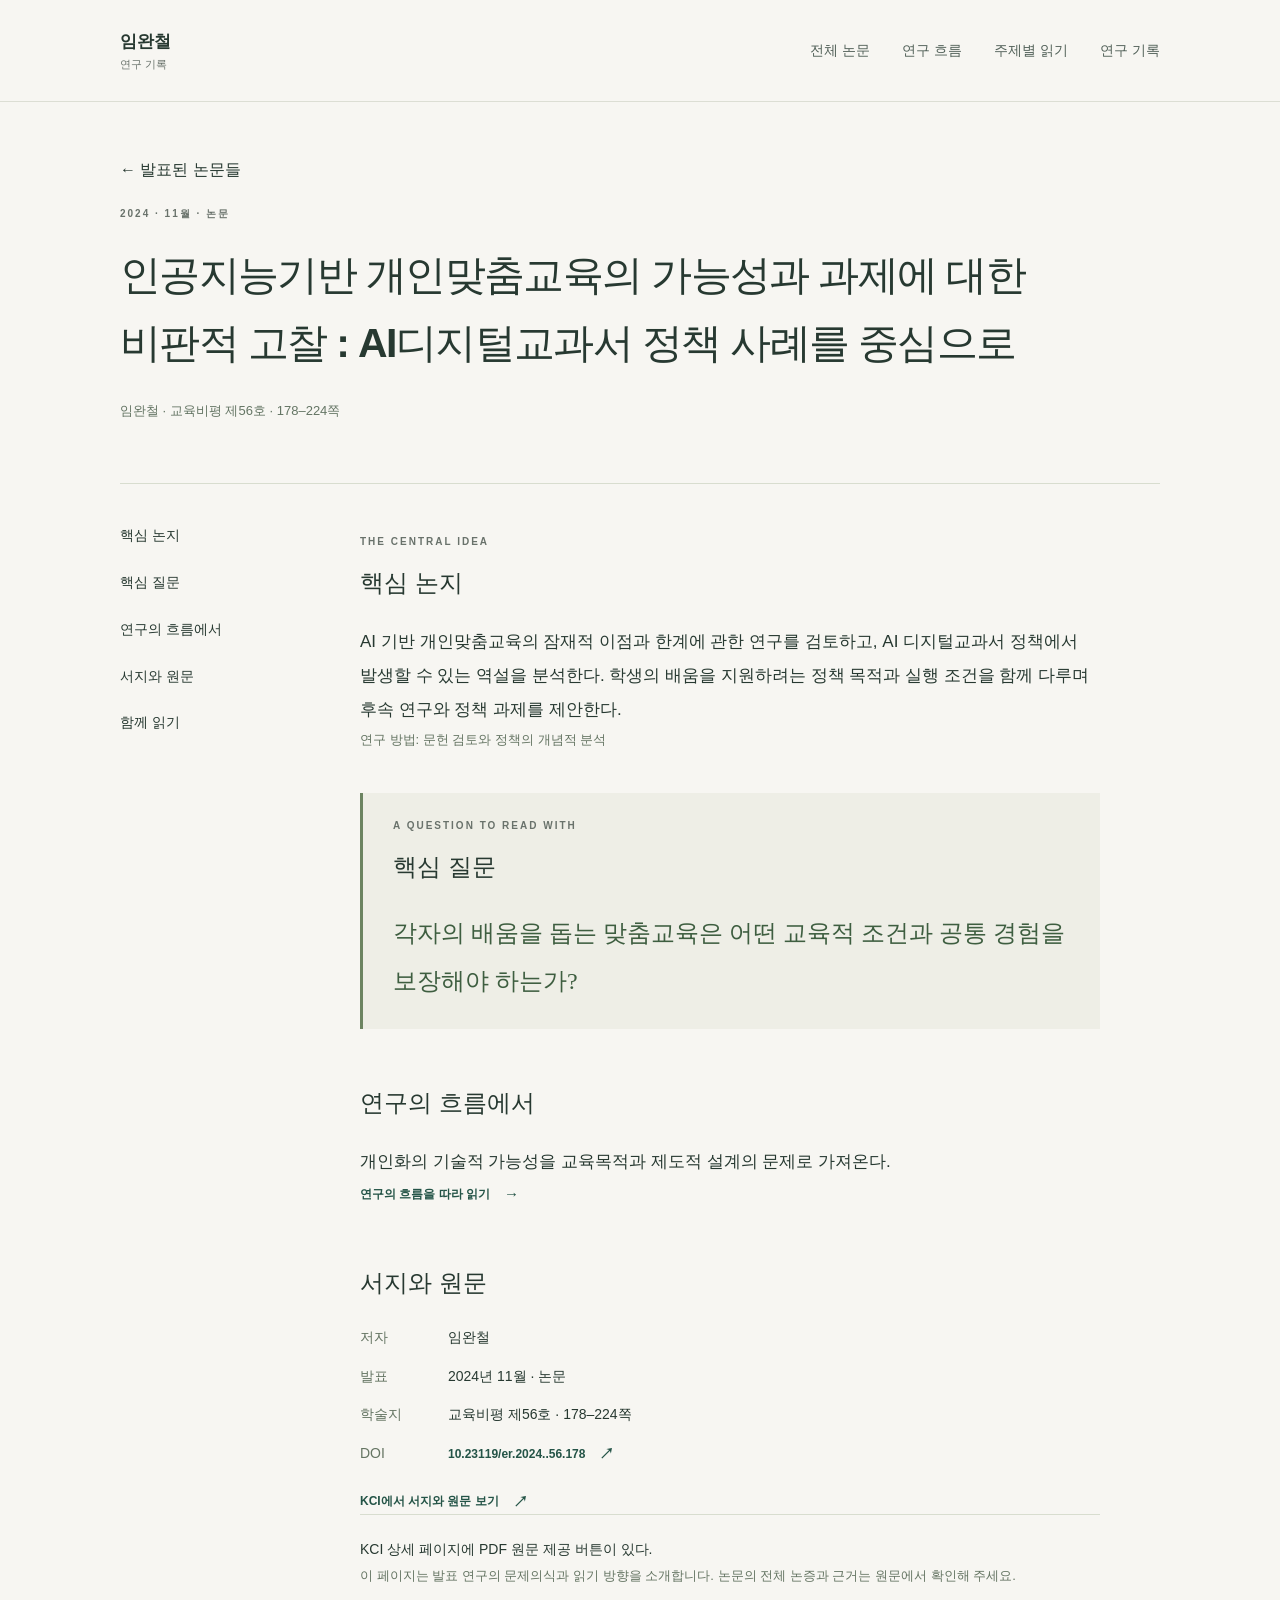
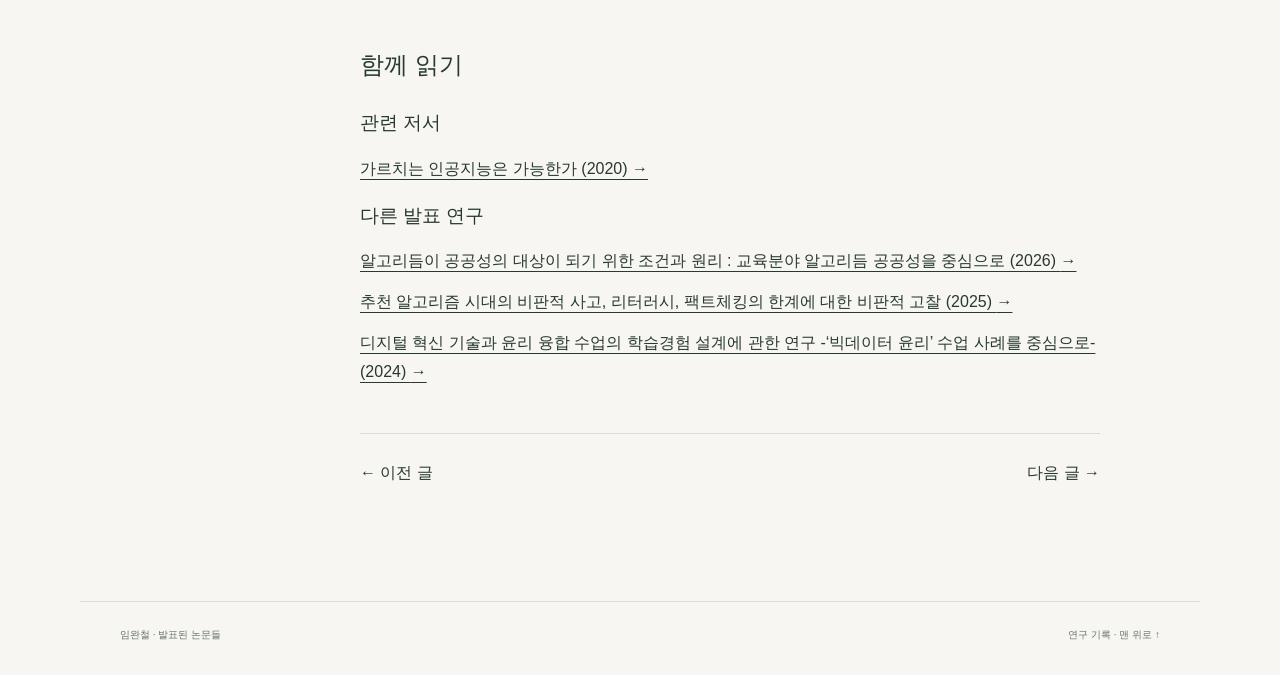
<file: papers/personalized-ai-2024.html>
<!doctype html><html lang="ko"><head><meta charset="utf-8"><meta name="viewport" content="width=device-width,initial-scale=1"><meta name="description" content="생각과 배움의 조건을 이루는 장치와 수업 경험, 알고리듬의 공공성을 탐구한 발표 연구를 읽습니다."><meta name="theme-color" content="#f7f6f2"><meta http-equiv="Content-Security-Policy" content="default-src 'self'; style-src 'self'; script-src 'self'; img-src 'self' data:; object-src 'none'; base-uri 'none'; form-action 'none'"><title>인공지능기반 개인맞춤교육의 가능성과 과제에 대한 비판적 고찰 : AI디지털교과서 정책 사례를 중심으로 · 임완철 발표 연구</title><link rel="icon" href="data:image/svg+xml,%3Csvg%20xmlns%3D%22http%3A%2F%2Fwww.w3.org%2F2000%2Fsvg%22%20viewBox%3D%220%200%2040%2040%22%3E%3Crect%20width%3D%2240%22%20height%3D%2240%22%20rx%3D%226%22%20fill%3D%22%231f5147%22%2F%3E%3Ctext%20x%3D%2220%22%20y%3D%2228%22%20text-anchor%3D%22middle%22%20font-family%3D%22sans-serif%22%20font-size%3D%2226%22%20fill%3D%22white%22%3E%EC%9E%84%3C%2Ftext%3E%3C%2Fsvg%3E"><link rel="stylesheet" href="../assets/site.css"><link rel="stylesheet" href="../assets/library.css"><script src="../assets/library.js" defer></script></head><body class="paper-library"><a class="skip" href="#main">본문으로 건너뛰기</a><header class="site-header"><div class="shell header-inner"><a class="brand" href="../index.html"><span>임완철<small>연구 기록</small></span></a><nav aria-label="주요 메뉴"><a href="../index.html">전체 논문</a><a href="../flow.html">연구 흐름</a><a href="../themes/index.html">주제별 읽기</a><a href="https://climtc.github.io/">연구 기록</a></nav></div></header><main id="main" class="shell library-main"><article class="publication-detail"><header class="detail-hero"><a class="guide-back" href="../index.html"><span aria-hidden="true">←</span> 발표된 논문들</a><span class="eyebrow">2024 · 11월 · 논문</span><h1>인공지능기반 개인맞춤교육의 가능성과 과제에 대한 비판적 고찰 : AI디지털교과서 정책 사례를 중심으로</h1><p class="publication-meta">임완철 · 교육비평 제56호 · 178–224쪽</p></header><div class="detail-layout"><aside class="detail-toc"><nav aria-label="논문 안내 목차"><a href="#argument">핵심 논지</a><a href="#question">핵심 질문</a><a href="#context">연구의 흐름에서</a><a href="#original">서지와 원문</a><a href="#related">함께 읽기</a></nav></aside><div class="detail-reading"><section id="argument"><span class="eyebrow">THE CENTRAL IDEA</span><h2>핵심 논지</h2><p>AI 기반 개인맞춤교육의 잠재적 이점과 한계에 관한 연구를 검토하고, AI 디지털교과서 정책에서 발생할 수 있는 역설을 분석한다. 학생의 배움을 지원하려는 정책 목적과 실행 조건을 함께 다루며 후속 연구와 정책 과제를 제안한다.</p><p class="method-note">연구 방법: 문헌 검토와 정책의 개념적 분석</p></section><section id="question" class="question-panel"><span class="eyebrow">A QUESTION TO READ WITH</span><h2>핵심 질문</h2><p>각자의 배움을 돕는 맞춤교육은 어떤 교육적 조건과 공통 경험을 보장해야 하는가?</p></section><section id="context"><h2>연구의 흐름에서</h2><p>개인화의 기술적 가능성을 교육목적과 제도적 설계의 문제로 가져온다.</p><a class="text-link" href="../flow.html">연구의 흐름을 따라 읽기 <span aria-hidden="true">→</span></a></section><section id="original"><h2>서지와 원문</h2><dl class="publication-bibliography"><dt>저자</dt><dd>임완철</dd><dt>발표</dt><dd>2024년 11월 · 논문</dd><dt>학술지</dt><dd>교육비평 제56호 · 178–224쪽</dd><dt>DOI</dt><dd><a class="text-link" href="https://doi.org/10.23119/er.2024..56.178" target="_blank" rel="noopener noreferrer">10.23119/er.2024..56.178 <span aria-hidden="true">↗</span><span class="sr-only"> (새 창)</span></a></dd></dl><div class="record-links"><a class="text-link" href="https://www.kci.go.kr/kciportal/landing/article.kci?arti_id=ART003144009" target="_blank" rel="noopener noreferrer">KCI에서 서지와 원문 보기 <span aria-hidden="true">↗</span><span class="sr-only"> (새 창)</span></a></div><p class="access-note">KCI 상세 페이지에 PDF 원문 제공 버튼이 있다.</p><p class="reading-note">이 페이지는 발표 연구의 문제의식과 읽기 방향을 소개합니다. 논문의 전체 논증과 근거는 원문에서 확인해 주세요.</p></section><section id="related"><h2>함께 읽기</h2><h3>관련 저서</h3><ul class="reading-links"><li><a href="https://climtc.github.io/books/teaching-ai.html">가르치는 인공지능은 가능한가 (2020) <span aria-hidden="true">→</span></a></li></ul><h3>다른 발표 연구</h3><ul class="reading-links"><li><a href="algorithm-publicness-2026.html">알고리듬이 공공성의 대상이 되기 위한 조건과 원리 : 교육분야 알고리듬 공공성을 중심으로 (2026) <span aria-hidden="true">→</span></a></li><li><a href="algorithm-literacy-2025.html">추천 알고리즘 시대의 비판적 사고, 리터러시, 팩트체킹의 한계에 대한 비판적 고찰 (2025) <span aria-hidden="true">→</span></a></li><li><a href="ethics-learning-2024.html">디지털 혁신 기술과 윤리 융합 수업의 학습경험 설계에 관한 연구 -‘빅데이터 윤리’ 수업 사례를 중심으로- (2024) <span aria-hidden="true">→</span></a></li></ul></section><nav class="publication-navigation" aria-label="이전과 다음 발표 연구"><a href="ethics-learning-2024.html"><span aria-hidden="true">←</span> 이전 글</a><a href="online-teachers-2024.html">다음 글 <span aria-hidden="true">→</span></a></nav></div></div></article></main><footer class="site-footer shell"><p>임완철 · 발표된 논문들</p><p><a href="https://climtc.github.io/">연구 기록</a> · <a href="#main">맨 위로 <span aria-hidden="true">↑</span></a></p></footer></body></html>
</file>
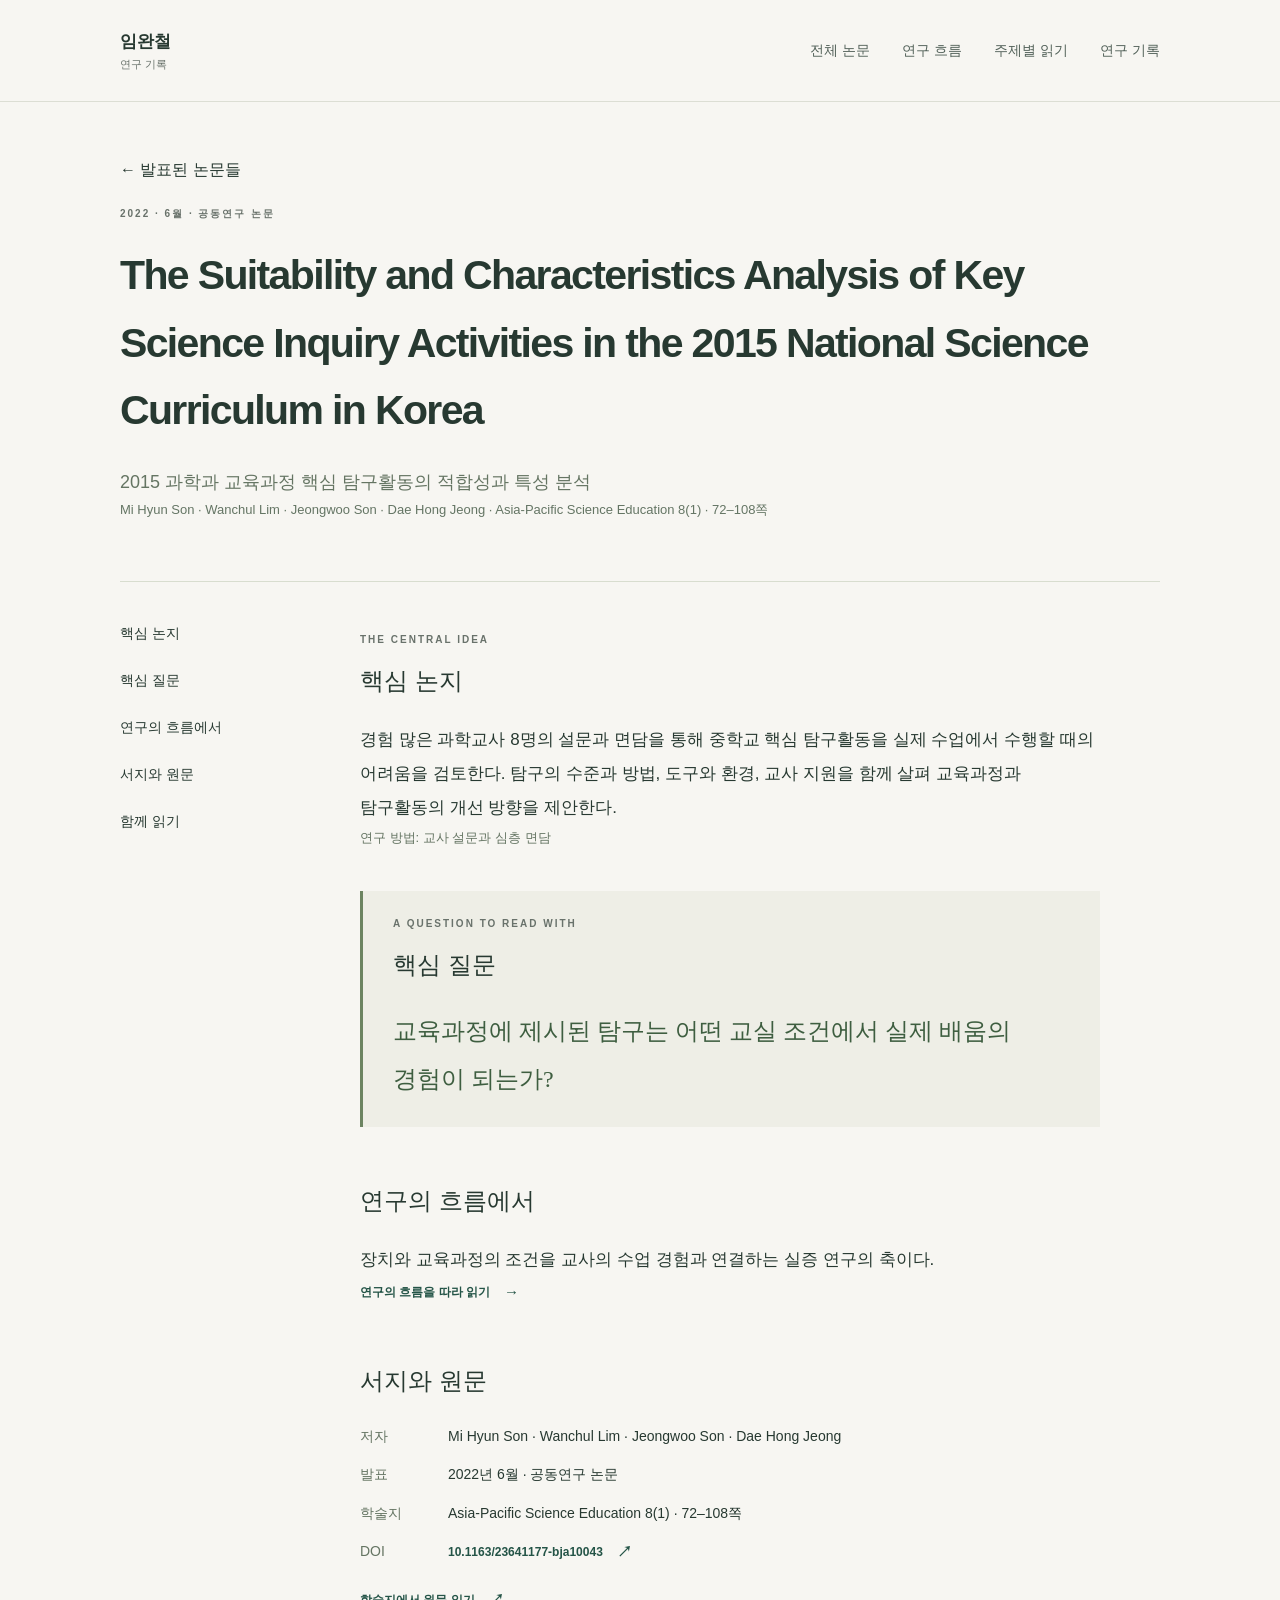
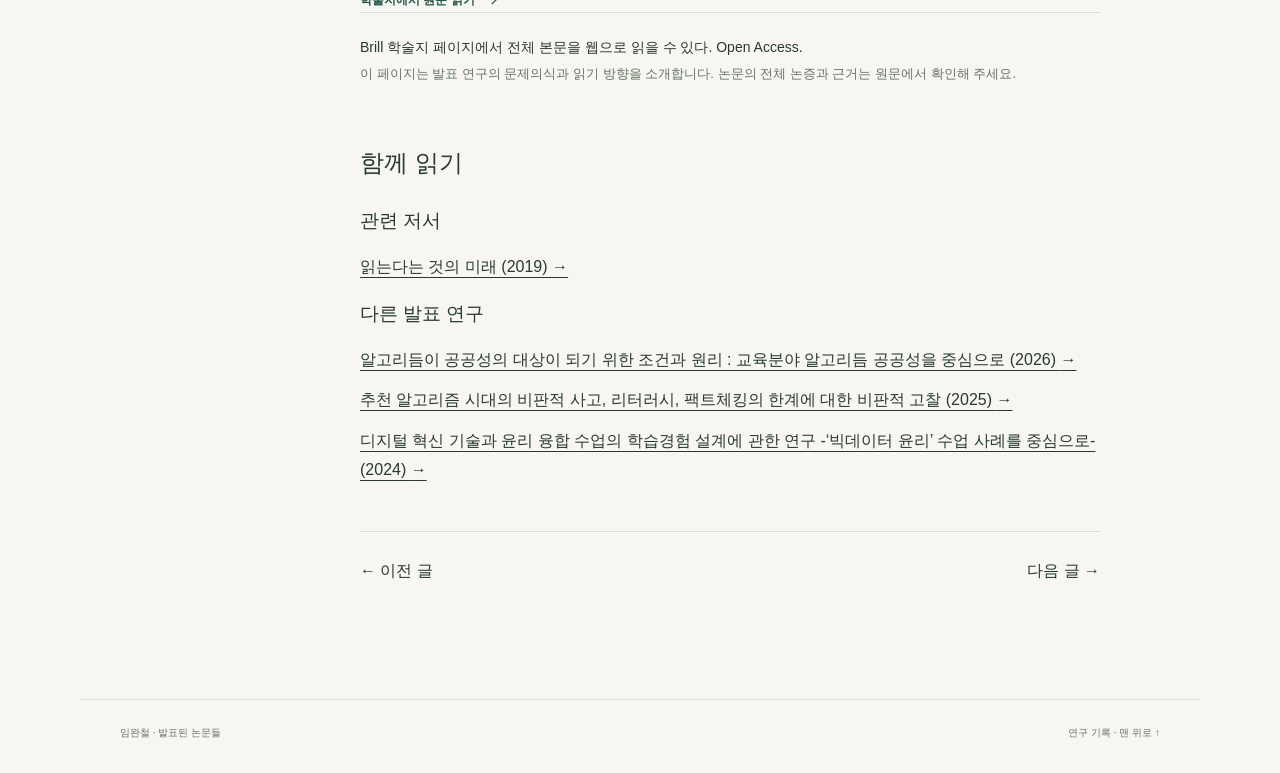
<file: papers/science-inquiry-2022.html>
<!doctype html><html lang="ko"><head><meta charset="utf-8"><meta name="viewport" content="width=device-width,initial-scale=1"><meta name="description" content="생각과 배움의 조건을 이루는 장치와 수업 경험, 알고리듬의 공공성을 탐구한 발표 연구를 읽습니다."><meta name="theme-color" content="#f7f6f2"><meta http-equiv="Content-Security-Policy" content="default-src 'self'; style-src 'self'; script-src 'self'; img-src 'self' data:; object-src 'none'; base-uri 'none'; form-action 'none'"><title>The Suitability and Characteristics Analysis of Key Science Inquiry Activities in the 2015 National Science Curriculum in Korea · 임완철 발표 연구</title><link rel="icon" href="data:image/svg+xml,%3Csvg%20xmlns%3D%22http%3A%2F%2Fwww.w3.org%2F2000%2Fsvg%22%20viewBox%3D%220%200%2040%2040%22%3E%3Crect%20width%3D%2240%22%20height%3D%2240%22%20rx%3D%226%22%20fill%3D%22%231f5147%22%2F%3E%3Ctext%20x%3D%2220%22%20y%3D%2228%22%20text-anchor%3D%22middle%22%20font-family%3D%22sans-serif%22%20font-size%3D%2226%22%20fill%3D%22white%22%3E%EC%9E%84%3C%2Ftext%3E%3C%2Fsvg%3E"><link rel="stylesheet" href="../assets/site.css"><link rel="stylesheet" href="../assets/library.css"><script src="../assets/library.js" defer></script></head><body class="paper-library"><a class="skip" href="#main">본문으로 건너뛰기</a><header class="site-header"><div class="shell header-inner"><a class="brand" href="../index.html"><span>임완철<small>연구 기록</small></span></a><nav aria-label="주요 메뉴"><a href="../index.html">전체 논문</a><a href="../flow.html">연구 흐름</a><a href="../themes/index.html">주제별 읽기</a><a href="https://climtc.github.io/">연구 기록</a></nav></div></header><main id="main" class="shell library-main"><article class="publication-detail"><header class="detail-hero"><a class="guide-back" href="../index.html"><span aria-hidden="true">←</span> 발표된 논문들</a><span class="eyebrow">2022 · 6월 · 공동연구 논문</span><h1>The Suitability and Characteristics Analysis of Key Science Inquiry Activities in the 2015 National Science Curriculum in Korea</h1><p class="detail-subtitle">2015 과학과 교육과정 핵심 탐구활동의 적합성과 특성 분석</p><p class="publication-meta">Mi Hyun Son · Wanchul Lim · Jeongwoo Son · Dae Hong Jeong · Asia-Pacific Science Education 8(1) · 72–108쪽</p></header><div class="detail-layout"><aside class="detail-toc"><nav aria-label="논문 안내 목차"><a href="#argument">핵심 논지</a><a href="#question">핵심 질문</a><a href="#context">연구의 흐름에서</a><a href="#original">서지와 원문</a><a href="#related">함께 읽기</a></nav></aside><div class="detail-reading"><section id="argument"><span class="eyebrow">THE CENTRAL IDEA</span><h2>핵심 논지</h2><p>경험 많은 과학교사 8명의 설문과 면담을 통해 중학교 핵심 탐구활동을 실제 수업에서 수행할 때의 어려움을 검토한다. 탐구의 수준과 방법, 도구와 환경, 교사 지원을 함께 살펴 교육과정과 탐구활동의 개선 방향을 제안한다.</p><p class="method-note">연구 방법: 교사 설문과 심층 면담</p></section><section id="question" class="question-panel"><span class="eyebrow">A QUESTION TO READ WITH</span><h2>핵심 질문</h2><p>교육과정에 제시된 탐구는 어떤 교실 조건에서 실제 배움의 경험이 되는가?</p></section><section id="context"><h2>연구의 흐름에서</h2><p>장치와 교육과정의 조건을 교사의 수업 경험과 연결하는 실증 연구의 축이다.</p><a class="text-link" href="../flow.html">연구의 흐름을 따라 읽기 <span aria-hidden="true">→</span></a></section><section id="original"><h2>서지와 원문</h2><dl class="publication-bibliography"><dt>저자</dt><dd>Mi Hyun Son · Wanchul Lim · Jeongwoo Son · Dae Hong Jeong</dd><dt>발표</dt><dd>2022년 6월 · 공동연구 논문</dd><dt>학술지</dt><dd>Asia-Pacific Science Education 8(1) · 72–108쪽</dd><dt>DOI</dt><dd><a class="text-link" href="https://doi.org/10.1163/23641177-bja10043" target="_blank" rel="noopener noreferrer">10.1163/23641177-bja10043 <span aria-hidden="true">↗</span><span class="sr-only"> (새 창)</span></a></dd></dl><div class="record-links"><a class="text-link" href="https://brill.com/view/journals/apse/8/1/article-p72_4.xml" target="_blank" rel="noopener noreferrer">학술지에서 원문 읽기 <span aria-hidden="true">↗</span><span class="sr-only"> (새 창)</span></a></div><p class="access-note">Brill 학술지 페이지에서 전체 본문을 웹으로 읽을 수 있다. Open Access.</p><p class="reading-note">이 페이지는 발표 연구의 문제의식과 읽기 방향을 소개합니다. 논문의 전체 논증과 근거는 원문에서 확인해 주세요.</p></section><section id="related"><h2>함께 읽기</h2><h3>관련 저서</h3><ul class="reading-links"><li><a href="https://climtc.github.io/books/future-reading.html">읽는다는 것의 미래 (2019) <span aria-hidden="true">→</span></a></li></ul><h3>다른 발표 연구</h3><ul class="reading-links"><li><a href="algorithm-publicness-2026.html">알고리듬이 공공성의 대상이 되기 위한 조건과 원리 : 교육분야 알고리듬 공공성을 중심으로 (2026) <span aria-hidden="true">→</span></a></li><li><a href="algorithm-literacy-2025.html">추천 알고리즘 시대의 비판적 사고, 리터러시, 팩트체킹의 한계에 대한 비판적 고찰 (2025) <span aria-hidden="true">→</span></a></li><li><a href="ethics-learning-2024.html">디지털 혁신 기술과 윤리 융합 수업의 학습경험 설계에 관한 연구 -‘빅데이터 윤리’ 수업 사례를 중심으로- (2024) <span aria-hidden="true">→</span></a></li></ul></section><nav class="publication-navigation" aria-label="이전과 다음 발표 연구"><a href="ai-education-2023.html"><span aria-hidden="true">←</span> 이전 글</a><a href="edutech-2020.html">다음 글 <span aria-hidden="true">→</span></a></nav></div></div></article></main><footer class="site-footer shell"><p>임완철 · 발표된 논문들</p><p><a href="https://climtc.github.io/">연구 기록</a> · <a href="#main">맨 위로 <span aria-hidden="true">↑</span></a></p></footer></body></html>
</file>
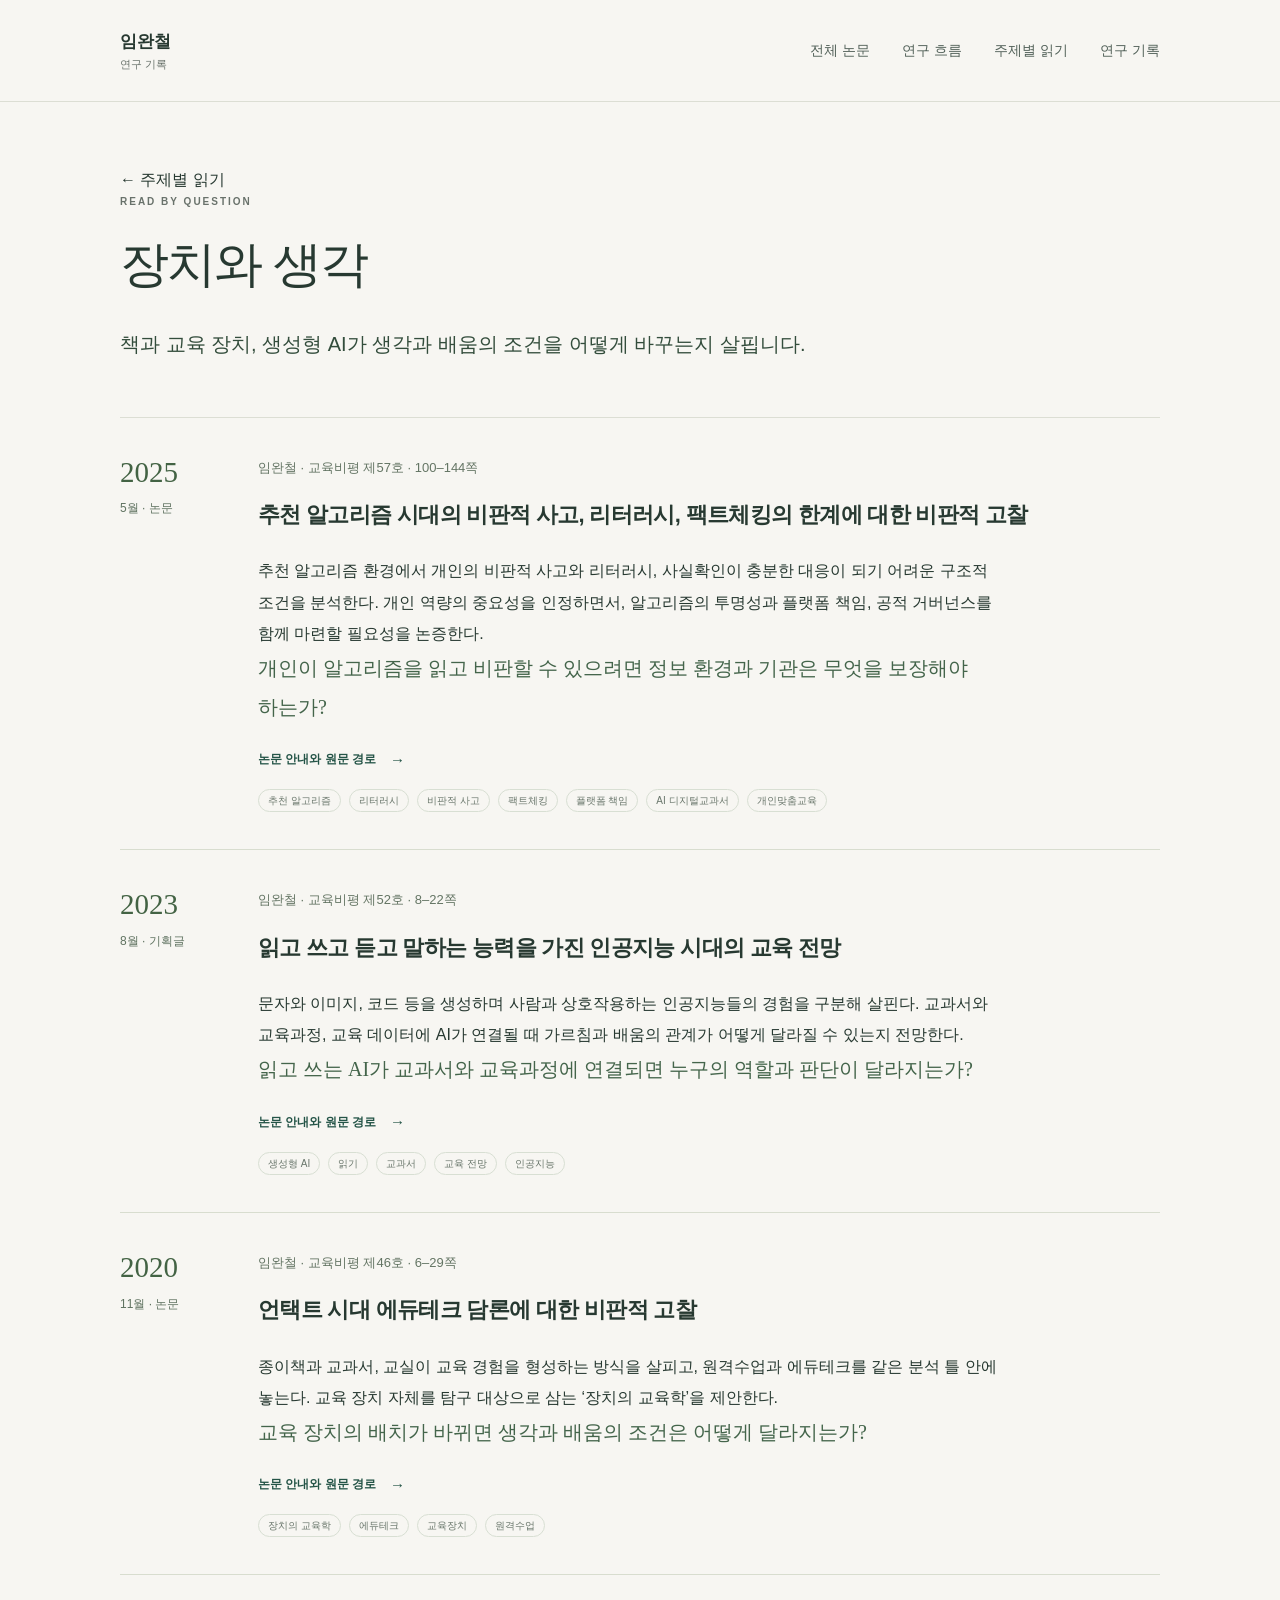
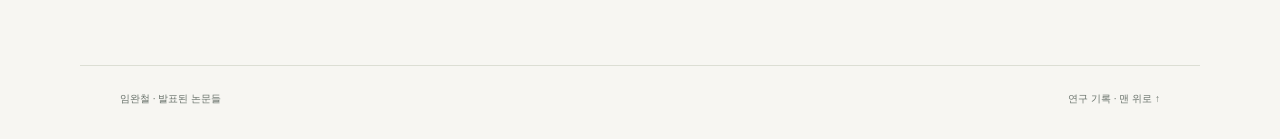
<file: themes/devices.html>
<!doctype html><html lang="ko"><head><meta charset="utf-8"><meta name="viewport" content="width=device-width,initial-scale=1"><meta name="description" content="생각과 배움의 조건을 이루는 장치와 수업 경험, 알고리듬의 공공성을 탐구한 발표 연구를 읽습니다."><meta name="theme-color" content="#f7f6f2"><meta http-equiv="Content-Security-Policy" content="default-src 'self'; style-src 'self'; script-src 'self'; img-src 'self' data:; object-src 'none'; base-uri 'none'; form-action 'none'"><title>장치와 생각 · 임완철 발표 연구</title><link rel="icon" href="data:image/svg+xml,%3Csvg%20xmlns%3D%22http%3A%2F%2Fwww.w3.org%2F2000%2Fsvg%22%20viewBox%3D%220%200%2040%2040%22%3E%3Crect%20width%3D%2240%22%20height%3D%2240%22%20rx%3D%226%22%20fill%3D%22%231f5147%22%2F%3E%3Ctext%20x%3D%2220%22%20y%3D%2228%22%20text-anchor%3D%22middle%22%20font-family%3D%22sans-serif%22%20font-size%3D%2226%22%20fill%3D%22white%22%3E%EC%9E%84%3C%2Ftext%3E%3C%2Fsvg%3E"><link rel="stylesheet" href="../assets/site.css"><link rel="stylesheet" href="../assets/library.css"><script src="../assets/library.js" defer></script></head><body class="paper-library"><a class="skip" href="#main">본문으로 건너뛰기</a><header class="site-header"><div class="shell header-inner"><a class="brand" href="../index.html"><span>임완철<small>연구 기록</small></span></a><nav aria-label="주요 메뉴"><a href="../index.html">전체 논문</a><a href="../flow.html">연구 흐름</a><a href="../themes/index.html" aria-current="page">주제별 읽기</a><a href="https://climtc.github.io/">연구 기록</a></nav></div></header><main id="main" class="shell library-main"><section class="library-hero"><a class="guide-back" href="index.html"><span aria-hidden="true">←</span> 주제별 읽기</a><span class="eyebrow">READ BY QUESTION</span><h1>장치와 생각</h1><p class="library-lead">책과 교육 장치, 생성형 AI가 생각과 배움의 조건을 어떻게 바꾸는지 살핍니다.</p></section><div class="publication-list"><article class="publication" id="paper-algorithm-literacy-2025" data-search="추천 알고리즘 시대의 비판적 사고, 리터러시, 팩트체킹의 한계에 대한 비판적 고찰  임완철 교육비평 10.23119/er.2025..57.100 추천 알고리즘 환경에서 개인의 비판적 사고와 리터러시, 사실확인이 충분한 대응이 되기 어려운 구조적 조건을 분석한다. 개인 역량의 중요성을 인정하면서, 알고리즘의 투명성과 플랫폼 책임, 공적 거버넌스를 함께 마련할 필요성을 논증한다. 개인이 알고리즘을 읽고 비판할 수 있으려면 정보 환경과 기관은 무엇을 보장해야 하는가? 추천 알고리즘 리터러시 비판적 사고 팩트체킹 플랫폼 책임 AI 디지털교과서 개인맞춤교육" data-year="2025" data-themes="institutions devices"><div class="publication-date"><strong>2025</strong><span>5월 · 논문</span></div><div class="publication-body"><p class="publication-meta">임완철 · 교육비평 제57호 · 100–144쪽</p><h2><a href="../papers/algorithm-literacy-2025.html">추천 알고리즘 시대의 비판적 사고, 리터러시, 팩트체킹의 한계에 대한 비판적 고찰</a></h2><p>추천 알고리즘 환경에서 개인의 비판적 사고와 리터러시, 사실확인이 충분한 대응이 되기 어려운 구조적 조건을 분석한다. 개인 역량의 중요성을 인정하면서, 알고리즘의 투명성과 플랫폼 책임, 공적 거버넌스를 함께 마련할 필요성을 논증한다.</p><p class="publication-question">개인이 알고리즘을 읽고 비판할 수 있으려면 정보 환경과 기관은 무엇을 보장해야 하는가?</p><div class="record-links"><a class="text-link primary" href="../papers/algorithm-literacy-2025.html">논문 안내와 원문 경로 <span aria-hidden="true">→</span></a></div><div class="tags"><span>추천 알고리즘</span><span>리터러시</span><span>비판적 사고</span><span>팩트체킹</span><span>플랫폼 책임</span><span>AI 디지털교과서</span><span>개인맞춤교육</span></div></div></article><article class="publication" id="paper-ai-education-2023" data-search="읽고 쓰고 듣고 말하는 능력을 가진 인공지능 시대의 교육 전망  임완철 교육비평  문자와 이미지, 코드 등을 생성하며 사람과 상호작용하는 인공지능들의 경험을 구분해 살핀다. 교과서와 교육과정, 교육 데이터에 AI가 연결될 때 가르침과 배움의 관계가 어떻게 달라질 수 있는지 전망한다. 읽고 쓰는 AI가 교과서와 교육과정에 연결되면 누구의 역할과 판단이 달라지는가? 생성형 AI 읽기 교과서 교육 전망 인공지능" data-year="2023" data-themes="devices experience institutions"><div class="publication-date"><strong>2023</strong><span>8월 · 기획글</span></div><div class="publication-body"><p class="publication-meta">임완철 · 교육비평 제52호 · 8–22쪽</p><h2><a href="../papers/ai-education-2023.html">읽고 쓰고 듣고 말하는 능력을 가진 인공지능 시대의 교육 전망</a></h2><p>문자와 이미지, 코드 등을 생성하며 사람과 상호작용하는 인공지능들의 경험을 구분해 살핀다. 교과서와 교육과정, 교육 데이터에 AI가 연결될 때 가르침과 배움의 관계가 어떻게 달라질 수 있는지 전망한다.</p><p class="publication-question">읽고 쓰는 AI가 교과서와 교육과정에 연결되면 누구의 역할과 판단이 달라지는가?</p><div class="record-links"><a class="text-link primary" href="../papers/ai-education-2023.html">논문 안내와 원문 경로 <span aria-hidden="true">→</span></a></div><div class="tags"><span>생성형 AI</span><span>읽기</span><span>교과서</span><span>교육 전망</span><span>인공지능</span></div></div></article><article class="publication" id="paper-edutech-2020" data-search="언택트 시대 에듀테크 담론에 대한 비판적 고찰 에듀테크를 대상으로 하는 ‘장치의 교육학’ 시론 임완철 교육비평 10.23119/er.2020..46.6 종이책과 교과서, 교실이 교육 경험을 형성하는 방식을 살피고, 원격수업과 에듀테크를 같은 분석 틀 안에 놓는다. 교육 장치 자체를 탐구 대상으로 삼는 ‘장치의 교육학’을 제안한다. 교육 장치의 배치가 바뀌면 생각과 배움의 조건은 어떻게 달라지는가? 장치의 교육학 에듀테크 교육장치 원격수업" data-year="2020" data-themes="devices institutions"><div class="publication-date"><strong>2020</strong><span>11월 · 논문</span></div><div class="publication-body"><p class="publication-meta">임완철 · 교육비평 제46호 · 6–29쪽</p><h2><a href="../papers/edutech-2020.html">언택트 시대 에듀테크 담론에 대한 비판적 고찰</a></h2><p>종이책과 교과서, 교실이 교육 경험을 형성하는 방식을 살피고, 원격수업과 에듀테크를 같은 분석 틀 안에 놓는다. 교육 장치 자체를 탐구 대상으로 삼는 ‘장치의 교육학’을 제안한다.</p><p class="publication-question">교육 장치의 배치가 바뀌면 생각과 배움의 조건은 어떻게 달라지는가?</p><div class="record-links"><a class="text-link primary" href="../papers/edutech-2020.html">논문 안내와 원문 경로 <span aria-hidden="true">→</span></a></div><div class="tags"><span>장치의 교육학</span><span>에듀테크</span><span>교육장치</span><span>원격수업</span></div></div></article></div></main><footer class="site-footer shell"><p>임완철 · 발표된 논문들</p><p><a href="https://climtc.github.io/">연구 기록</a> · <a href="#main">맨 위로 <span aria-hidden="true">↑</span></a></p></footer></body></html>
</file>
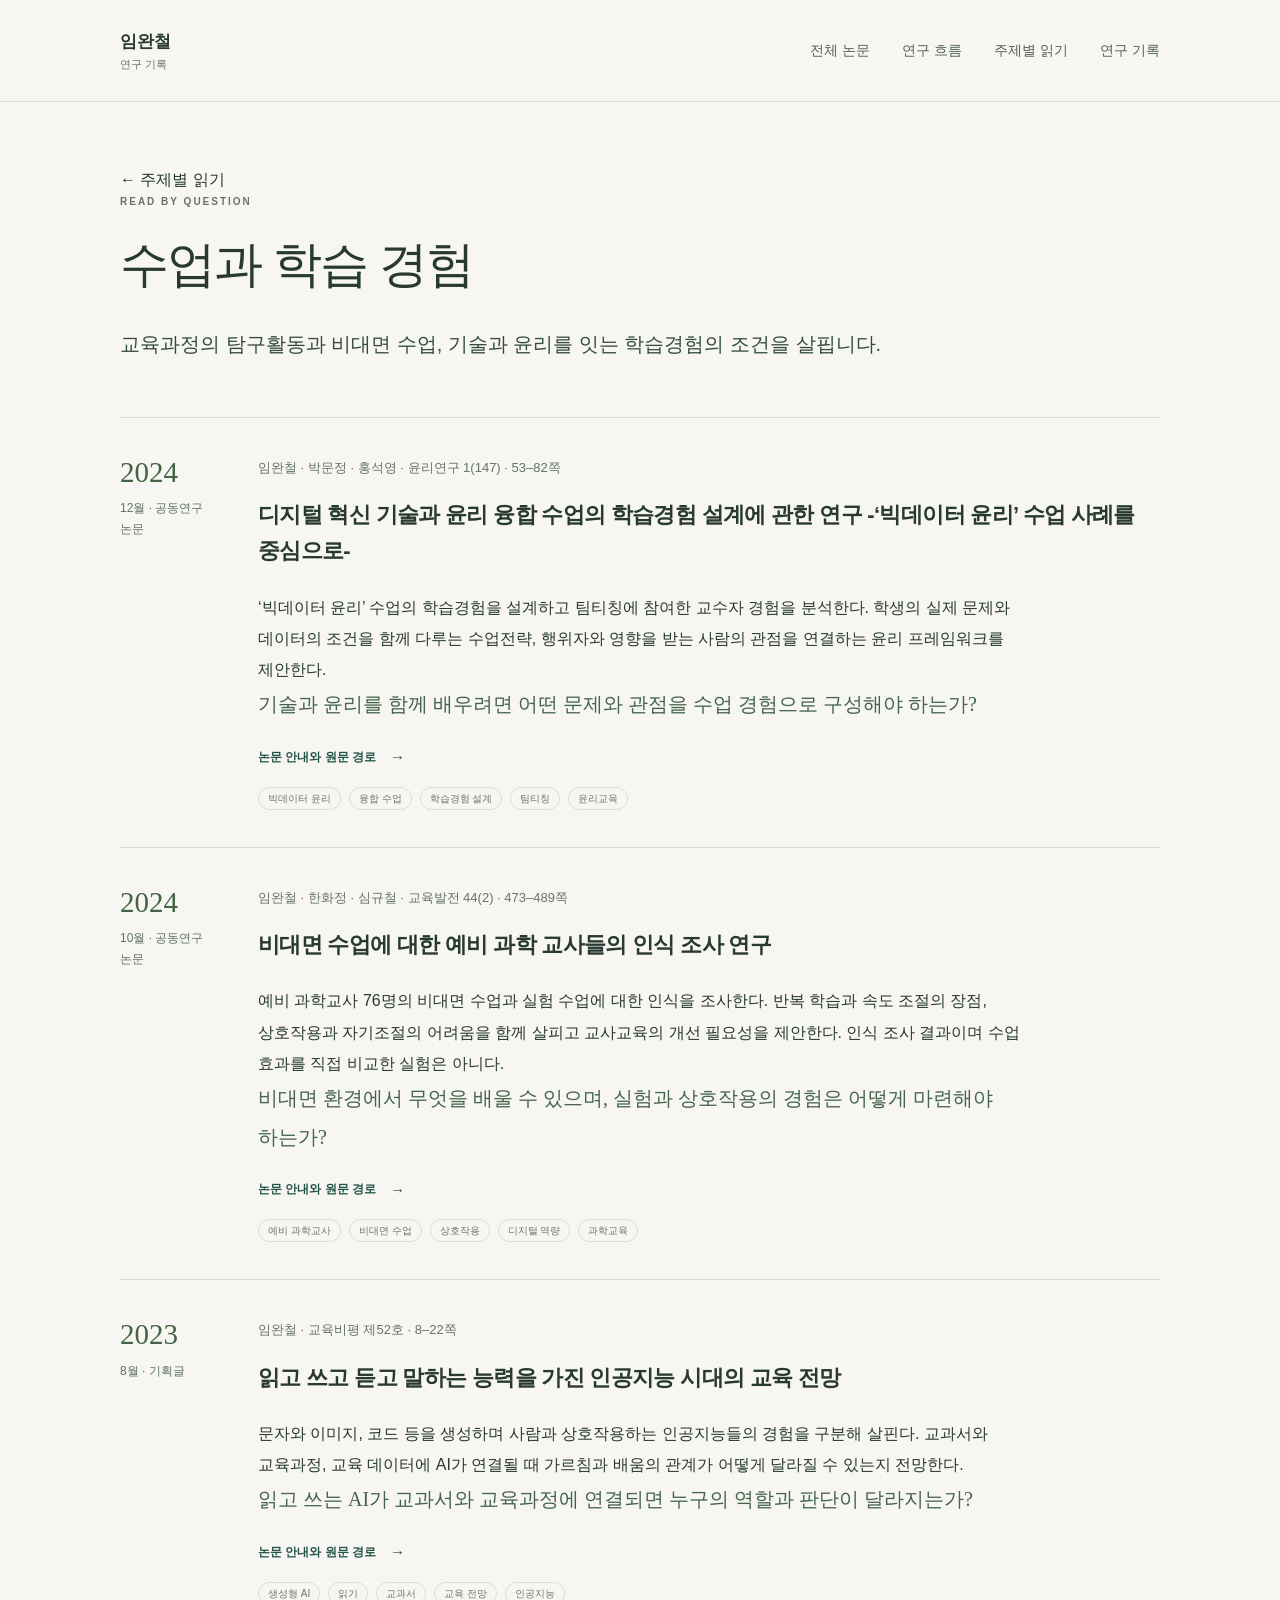
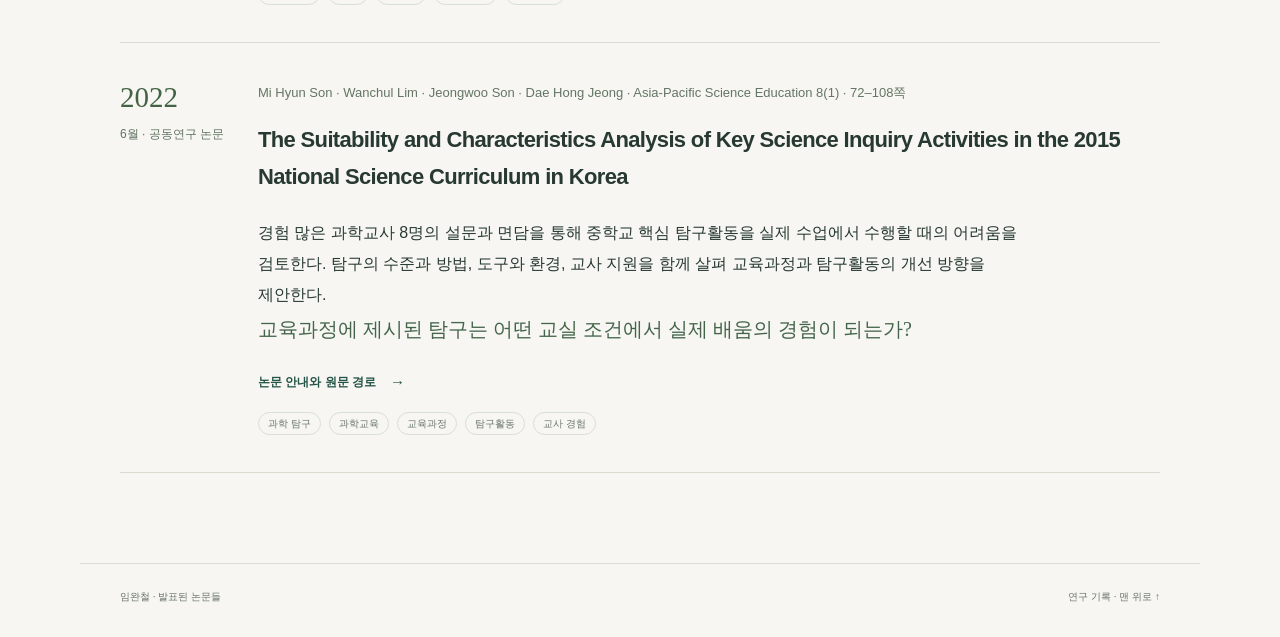
<file: themes/experience.html>
<!doctype html><html lang="ko"><head><meta charset="utf-8"><meta name="viewport" content="width=device-width,initial-scale=1"><meta name="description" content="생각과 배움의 조건을 이루는 장치와 수업 경험, 알고리듬의 공공성을 탐구한 발표 연구를 읽습니다."><meta name="theme-color" content="#f7f6f2"><meta http-equiv="Content-Security-Policy" content="default-src 'self'; style-src 'self'; script-src 'self'; img-src 'self' data:; object-src 'none'; base-uri 'none'; form-action 'none'"><title>수업과 학습 경험 · 임완철 발표 연구</title><link rel="icon" href="data:image/svg+xml,%3Csvg%20xmlns%3D%22http%3A%2F%2Fwww.w3.org%2F2000%2Fsvg%22%20viewBox%3D%220%200%2040%2040%22%3E%3Crect%20width%3D%2240%22%20height%3D%2240%22%20rx%3D%226%22%20fill%3D%22%231f5147%22%2F%3E%3Ctext%20x%3D%2220%22%20y%3D%2228%22%20text-anchor%3D%22middle%22%20font-family%3D%22sans-serif%22%20font-size%3D%2226%22%20fill%3D%22white%22%3E%EC%9E%84%3C%2Ftext%3E%3C%2Fsvg%3E"><link rel="stylesheet" href="../assets/site.css"><link rel="stylesheet" href="../assets/library.css"><script src="../assets/library.js" defer></script></head><body class="paper-library"><a class="skip" href="#main">본문으로 건너뛰기</a><header class="site-header"><div class="shell header-inner"><a class="brand" href="../index.html"><span>임완철<small>연구 기록</small></span></a><nav aria-label="주요 메뉴"><a href="../index.html">전체 논문</a><a href="../flow.html">연구 흐름</a><a href="../themes/index.html" aria-current="page">주제별 읽기</a><a href="https://climtc.github.io/">연구 기록</a></nav></div></header><main id="main" class="shell library-main"><section class="library-hero"><a class="guide-back" href="index.html"><span aria-hidden="true">←</span> 주제별 읽기</a><span class="eyebrow">READ BY QUESTION</span><h1>수업과 학습 경험</h1><p class="library-lead">교육과정의 탐구활동과 비대면 수업, 기술과 윤리를 잇는 학습경험의 조건을 살핍니다.</p></section><div class="publication-list"><article class="publication" id="paper-ethics-learning-2024" data-search="디지털 혁신 기술과 윤리 융합 수업의 학습경험 설계에 관한 연구 -‘빅데이터 윤리’ 수업 사례를 중심으로-  임완철 박문정 홍석영 윤리연구 10.15801/je.1.147.202412.53 ‘빅데이터 윤리’ 수업의 학습경험을 설계하고 팀티칭에 참여한 교수자 경험을 분석한다. 학생의 실제 문제와 데이터의 조건을 함께 다루는 수업전략, 행위자와 영향을 받는 사람의 관점을 연결하는 윤리 프레임워크를 제안한다. 기술과 윤리를 함께 배우려면 어떤 문제와 관점을 수업 경험으로 구성해야 하는가? 빅데이터 윤리 융합 수업 학습경험 설계 팀티칭 윤리교육" data-year="2024" data-themes="experience institutions"><div class="publication-date"><strong>2024</strong><span>12월 · 공동연구 논문</span></div><div class="publication-body"><p class="publication-meta">임완철 · 박문정 · 홍석영 · 윤리연구 1(147) · 53–82쪽</p><h2><a href="../papers/ethics-learning-2024.html">디지털 혁신 기술과 윤리 융합 수업의 학습경험 설계에 관한 연구 -‘빅데이터 윤리’ 수업 사례를 중심으로-</a></h2><p>‘빅데이터 윤리’ 수업의 학습경험을 설계하고 팀티칭에 참여한 교수자 경험을 분석한다. 학생의 실제 문제와 데이터의 조건을 함께 다루는 수업전략, 행위자와 영향을 받는 사람의 관점을 연결하는 윤리 프레임워크를 제안한다.</p><p class="publication-question">기술과 윤리를 함께 배우려면 어떤 문제와 관점을 수업 경험으로 구성해야 하는가?</p><div class="record-links"><a class="text-link primary" href="../papers/ethics-learning-2024.html">논문 안내와 원문 경로 <span aria-hidden="true">→</span></a></div><div class="tags"><span>빅데이터 윤리</span><span>융합 수업</span><span>학습경험 설계</span><span>팀티칭</span><span>윤리교육</span></div></div></article><article class="publication" id="paper-online-teachers-2024" data-search="비대면 수업에 대한 예비 과학 교사들의 인식 조사 연구  임완철 한화정 심규철 교육발전 10.34245/jed.44.2.473 예비 과학교사 76명의 비대면 수업과 실험 수업에 대한 인식을 조사한다. 반복 학습과 속도 조절의 장점, 상호작용과 자기조절의 어려움을 함께 살피고 교사교육의 개선 필요성을 제안한다. 인식 조사 결과이며 수업 효과를 직접 비교한 실험은 아니다. 비대면 환경에서 무엇을 배울 수 있으며, 실험과 상호작용의 경험은 어떻게 마련해야 하는가? 예비 과학교사 비대면 수업 상호작용 디지털 역량 과학교육" data-year="2024" data-themes="experience"><div class="publication-date"><strong>2024</strong><span>10월 · 공동연구 논문</span></div><div class="publication-body"><p class="publication-meta">임완철 · 한화정 · 심규철 · 교육발전 44(2) · 473–489쪽</p><h2><a href="../papers/online-teachers-2024.html">비대면 수업에 대한 예비 과학 교사들의 인식 조사 연구</a></h2><p>예비 과학교사 76명의 비대면 수업과 실험 수업에 대한 인식을 조사한다. 반복 학습과 속도 조절의 장점, 상호작용과 자기조절의 어려움을 함께 살피고 교사교육의 개선 필요성을 제안한다. 인식 조사 결과이며 수업 효과를 직접 비교한 실험은 아니다.</p><p class="publication-question">비대면 환경에서 무엇을 배울 수 있으며, 실험과 상호작용의 경험은 어떻게 마련해야 하는가?</p><div class="record-links"><a class="text-link primary" href="../papers/online-teachers-2024.html">논문 안내와 원문 경로 <span aria-hidden="true">→</span></a></div><div class="tags"><span>예비 과학교사</span><span>비대면 수업</span><span>상호작용</span><span>디지털 역량</span><span>과학교육</span></div></div></article><article class="publication" id="paper-ai-education-2023" data-search="읽고 쓰고 듣고 말하는 능력을 가진 인공지능 시대의 교육 전망  임완철 교육비평  문자와 이미지, 코드 등을 생성하며 사람과 상호작용하는 인공지능들의 경험을 구분해 살핀다. 교과서와 교육과정, 교육 데이터에 AI가 연결될 때 가르침과 배움의 관계가 어떻게 달라질 수 있는지 전망한다. 읽고 쓰는 AI가 교과서와 교육과정에 연결되면 누구의 역할과 판단이 달라지는가? 생성형 AI 읽기 교과서 교육 전망 인공지능" data-year="2023" data-themes="devices experience institutions"><div class="publication-date"><strong>2023</strong><span>8월 · 기획글</span></div><div class="publication-body"><p class="publication-meta">임완철 · 교육비평 제52호 · 8–22쪽</p><h2><a href="../papers/ai-education-2023.html">읽고 쓰고 듣고 말하는 능력을 가진 인공지능 시대의 교육 전망</a></h2><p>문자와 이미지, 코드 등을 생성하며 사람과 상호작용하는 인공지능들의 경험을 구분해 살핀다. 교과서와 교육과정, 교육 데이터에 AI가 연결될 때 가르침과 배움의 관계가 어떻게 달라질 수 있는지 전망한다.</p><p class="publication-question">읽고 쓰는 AI가 교과서와 교육과정에 연결되면 누구의 역할과 판단이 달라지는가?</p><div class="record-links"><a class="text-link primary" href="../papers/ai-education-2023.html">논문 안내와 원문 경로 <span aria-hidden="true">→</span></a></div><div class="tags"><span>생성형 AI</span><span>읽기</span><span>교과서</span><span>교육 전망</span><span>인공지능</span></div></div></article><article class="publication" id="paper-science-inquiry-2022" data-search="The Suitability and Characteristics Analysis of Key Science Inquiry Activities in the 2015 National Science Curriculum in Korea 2015 과학과 교육과정 핵심 탐구활동의 적합성과 특성 분석 Mi Hyun Son Wanchul Lim Jeongwoo Son Dae Hong Jeong Asia-Pacific Science Education 10.1163/23641177-bja10043 경험 많은 과학교사 8명의 설문과 면담을 통해 중학교 핵심 탐구활동을 실제 수업에서 수행할 때의 어려움을 검토한다. 탐구의 수준과 방법, 도구와 환경, 교사 지원을 함께 살펴 교육과정과 탐구활동의 개선 방향을 제안한다. 교육과정에 제시된 탐구는 어떤 교실 조건에서 실제 배움의 경험이 되는가? 과학 탐구 과학교육 교육과정 탐구활동 교사 경험" data-year="2022" data-themes="experience institutions"><div class="publication-date"><strong>2022</strong><span>6월 · 공동연구 논문</span></div><div class="publication-body"><p class="publication-meta">Mi Hyun Son · Wanchul Lim · Jeongwoo Son · Dae Hong Jeong · Asia-Pacific Science Education 8(1) · 72–108쪽</p><h2><a href="../papers/science-inquiry-2022.html">The Suitability and Characteristics Analysis of Key Science Inquiry Activities in the 2015 National Science Curriculum in Korea</a></h2><p>경험 많은 과학교사 8명의 설문과 면담을 통해 중학교 핵심 탐구활동을 실제 수업에서 수행할 때의 어려움을 검토한다. 탐구의 수준과 방법, 도구와 환경, 교사 지원을 함께 살펴 교육과정과 탐구활동의 개선 방향을 제안한다.</p><p class="publication-question">교육과정에 제시된 탐구는 어떤 교실 조건에서 실제 배움의 경험이 되는가?</p><div class="record-links"><a class="text-link primary" href="../papers/science-inquiry-2022.html">논문 안내와 원문 경로 <span aria-hidden="true">→</span></a></div><div class="tags"><span>과학 탐구</span><span>과학교육</span><span>교육과정</span><span>탐구활동</span><span>교사 경험</span></div></div></article></div></main><footer class="site-footer shell"><p>임완철 · 발표된 논문들</p><p><a href="https://climtc.github.io/">연구 기록</a> · <a href="#main">맨 위로 <span aria-hidden="true">↑</span></a></p></footer></body></html>
</file>
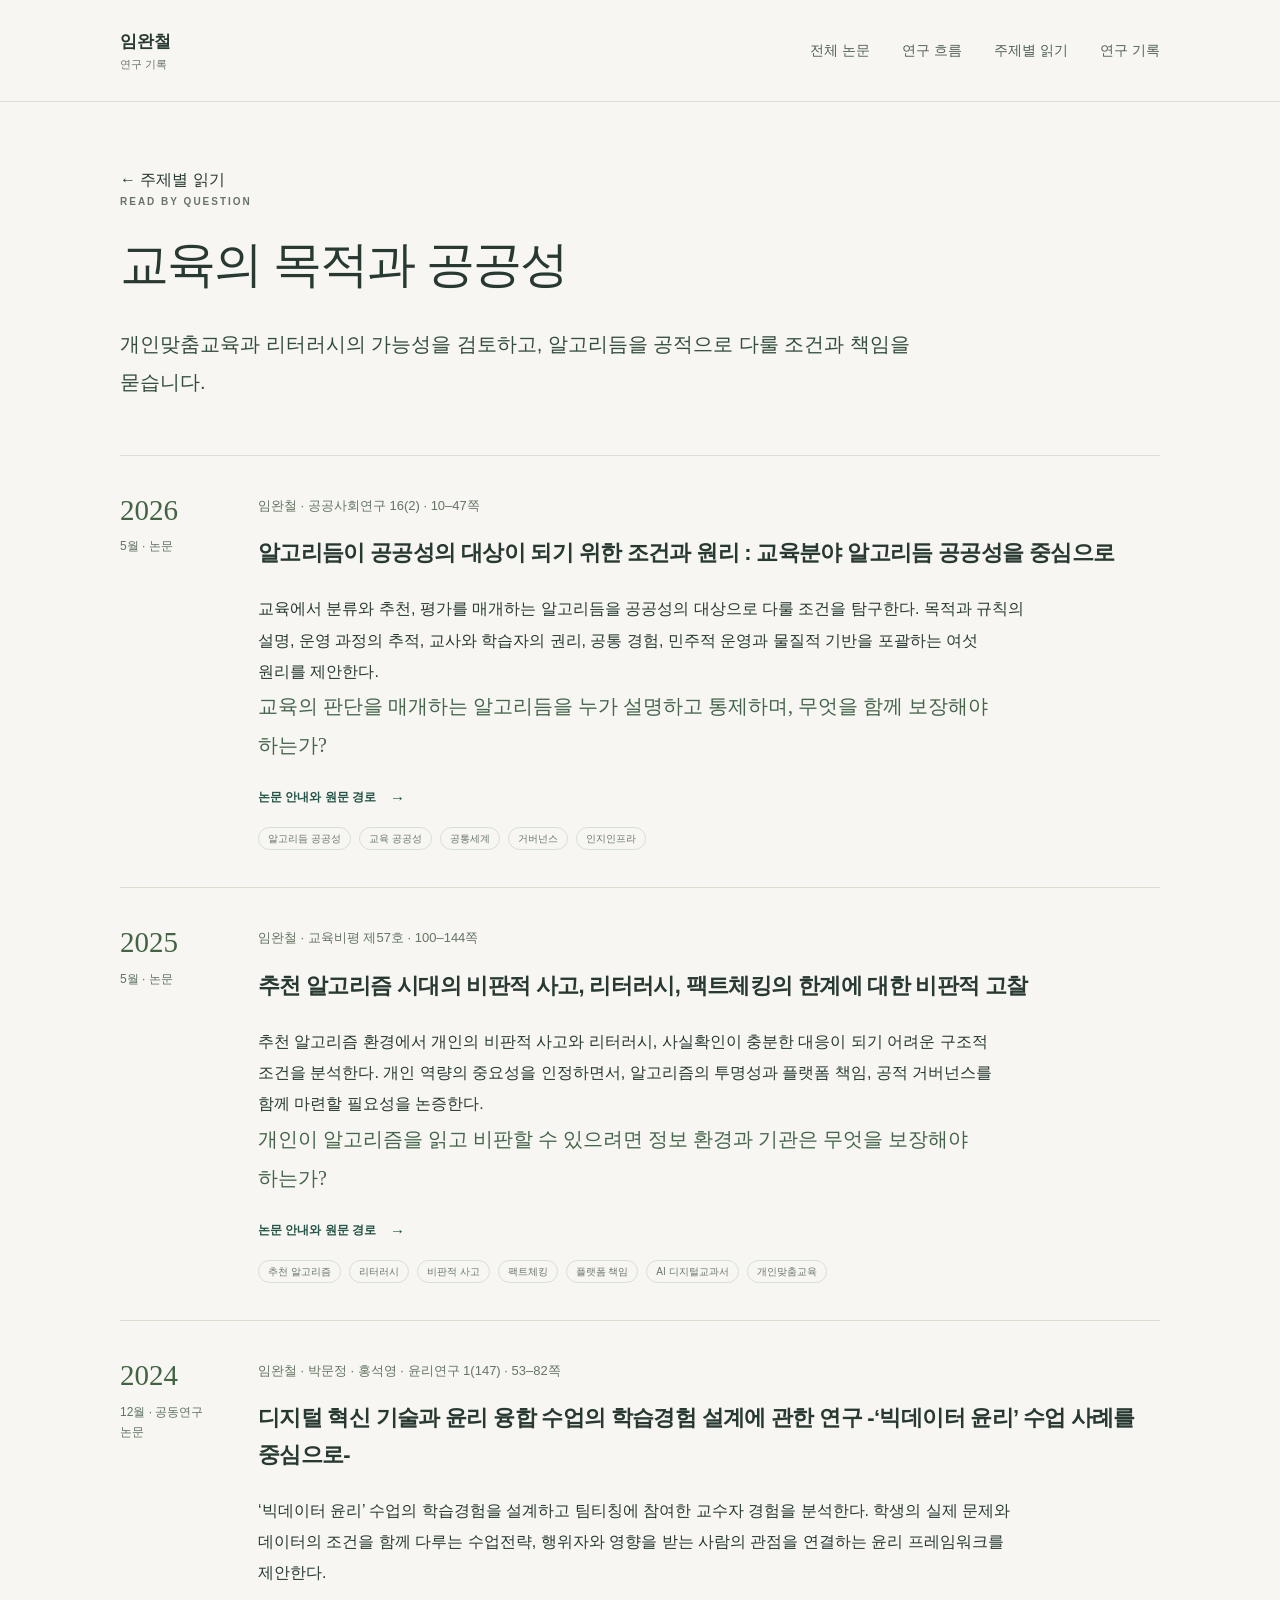
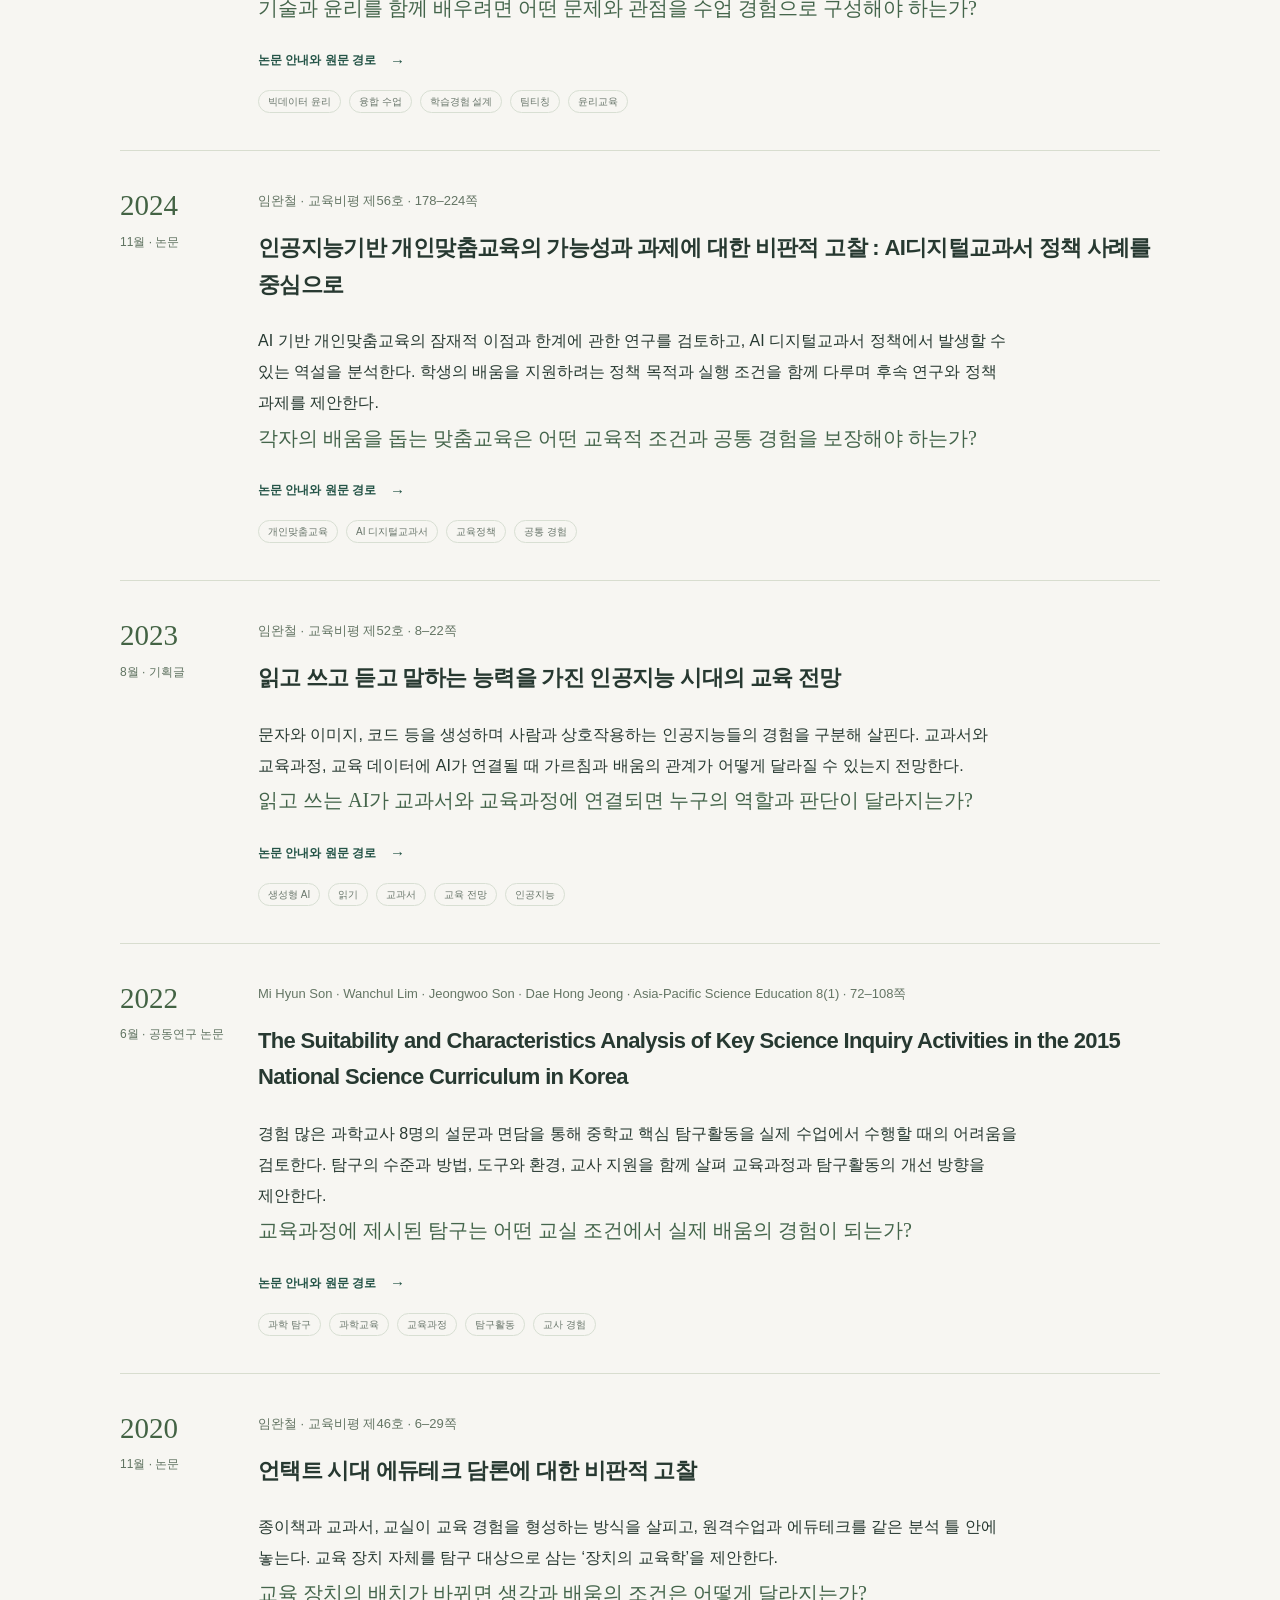
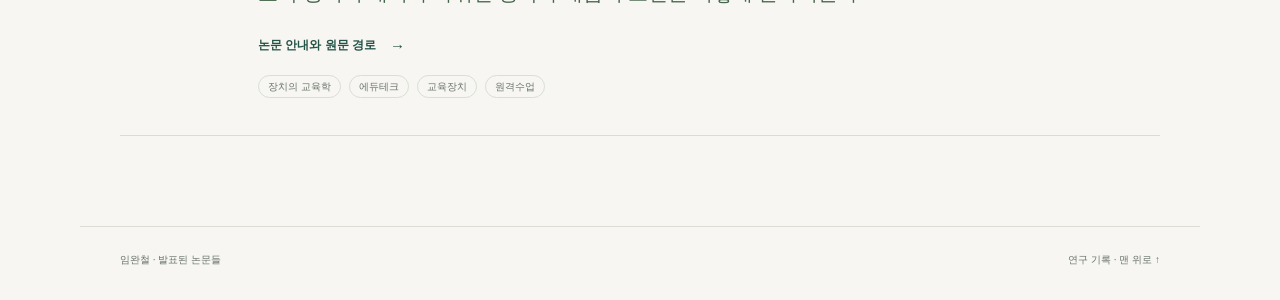
<file: themes/institutions.html>
<!doctype html><html lang="ko"><head><meta charset="utf-8"><meta name="viewport" content="width=device-width,initial-scale=1"><meta name="description" content="생각과 배움의 조건을 이루는 장치와 수업 경험, 알고리듬의 공공성을 탐구한 발표 연구를 읽습니다."><meta name="theme-color" content="#f7f6f2"><meta http-equiv="Content-Security-Policy" content="default-src 'self'; style-src 'self'; script-src 'self'; img-src 'self' data:; object-src 'none'; base-uri 'none'; form-action 'none'"><title>교육의 목적과 공공성 · 임완철 발표 연구</title><link rel="icon" href="data:image/svg+xml,%3Csvg%20xmlns%3D%22http%3A%2F%2Fwww.w3.org%2F2000%2Fsvg%22%20viewBox%3D%220%200%2040%2040%22%3E%3Crect%20width%3D%2240%22%20height%3D%2240%22%20rx%3D%226%22%20fill%3D%22%231f5147%22%2F%3E%3Ctext%20x%3D%2220%22%20y%3D%2228%22%20text-anchor%3D%22middle%22%20font-family%3D%22sans-serif%22%20font-size%3D%2226%22%20fill%3D%22white%22%3E%EC%9E%84%3C%2Ftext%3E%3C%2Fsvg%3E"><link rel="stylesheet" href="../assets/site.css"><link rel="stylesheet" href="../assets/library.css"><script src="../assets/library.js" defer></script></head><body class="paper-library"><a class="skip" href="#main">본문으로 건너뛰기</a><header class="site-header"><div class="shell header-inner"><a class="brand" href="../index.html"><span>임완철<small>연구 기록</small></span></a><nav aria-label="주요 메뉴"><a href="../index.html">전체 논문</a><a href="../flow.html">연구 흐름</a><a href="../themes/index.html" aria-current="page">주제별 읽기</a><a href="https://climtc.github.io/">연구 기록</a></nav></div></header><main id="main" class="shell library-main"><section class="library-hero"><a class="guide-back" href="index.html"><span aria-hidden="true">←</span> 주제별 읽기</a><span class="eyebrow">READ BY QUESTION</span><h1>교육의 목적과 공공성</h1><p class="library-lead">개인맞춤교육과 리터러시의 가능성을 검토하고, 알고리듬을 공적으로 다룰 조건과 책임을 묻습니다.</p></section><div class="publication-list"><article class="publication" id="paper-algorithm-publicness-2026" data-search="알고리듬이 공공성의 대상이 되기 위한 조건과 원리 : 교육분야 알고리듬 공공성을 중심으로  임완철 공공사회연구 10.21286/jps.2026.05.16.2.10 교육에서 분류와 추천, 평가를 매개하는 알고리듬을 공공성의 대상으로 다룰 조건을 탐구한다. 목적과 규칙의 설명, 운영 과정의 추적, 교사와 학습자의 권리, 공통 경험, 민주적 운영과 물질적 기반을 포괄하는 여섯 원리를 제안한다. 교육의 판단을 매개하는 알고리듬을 누가 설명하고 통제하며, 무엇을 함께 보장해야 하는가? 알고리듬 공공성 교육 공공성 공통세계 거버넌스 인지인프라" data-year="2026" data-themes="institutions personalization"><div class="publication-date"><strong>2026</strong><span>5월 · 논문</span></div><div class="publication-body"><p class="publication-meta">임완철 · 공공사회연구 16(2) · 10–47쪽</p><h2><a href="../papers/algorithm-publicness-2026.html">알고리듬이 공공성의 대상이 되기 위한 조건과 원리 : 교육분야 알고리듬 공공성을 중심으로</a></h2><p>교육에서 분류와 추천, 평가를 매개하는 알고리듬을 공공성의 대상으로 다룰 조건을 탐구한다. 목적과 규칙의 설명, 운영 과정의 추적, 교사와 학습자의 권리, 공통 경험, 민주적 운영과 물질적 기반을 포괄하는 여섯 원리를 제안한다.</p><p class="publication-question">교육의 판단을 매개하는 알고리듬을 누가 설명하고 통제하며, 무엇을 함께 보장해야 하는가?</p><div class="record-links"><a class="text-link primary" href="../papers/algorithm-publicness-2026.html">논문 안내와 원문 경로 <span aria-hidden="true">→</span></a></div><div class="tags"><span>알고리듬 공공성</span><span>교육 공공성</span><span>공통세계</span><span>거버넌스</span><span>인지인프라</span></div></div></article><article class="publication" id="paper-algorithm-literacy-2025" data-search="추천 알고리즘 시대의 비판적 사고, 리터러시, 팩트체킹의 한계에 대한 비판적 고찰  임완철 교육비평 10.23119/er.2025..57.100 추천 알고리즘 환경에서 개인의 비판적 사고와 리터러시, 사실확인이 충분한 대응이 되기 어려운 구조적 조건을 분석한다. 개인 역량의 중요성을 인정하면서, 알고리즘의 투명성과 플랫폼 책임, 공적 거버넌스를 함께 마련할 필요성을 논증한다. 개인이 알고리즘을 읽고 비판할 수 있으려면 정보 환경과 기관은 무엇을 보장해야 하는가? 추천 알고리즘 리터러시 비판적 사고 팩트체킹 플랫폼 책임 AI 디지털교과서 개인맞춤교육" data-year="2025" data-themes="institutions devices"><div class="publication-date"><strong>2025</strong><span>5월 · 논문</span></div><div class="publication-body"><p class="publication-meta">임완철 · 교육비평 제57호 · 100–144쪽</p><h2><a href="../papers/algorithm-literacy-2025.html">추천 알고리즘 시대의 비판적 사고, 리터러시, 팩트체킹의 한계에 대한 비판적 고찰</a></h2><p>추천 알고리즘 환경에서 개인의 비판적 사고와 리터러시, 사실확인이 충분한 대응이 되기 어려운 구조적 조건을 분석한다. 개인 역량의 중요성을 인정하면서, 알고리즘의 투명성과 플랫폼 책임, 공적 거버넌스를 함께 마련할 필요성을 논증한다.</p><p class="publication-question">개인이 알고리즘을 읽고 비판할 수 있으려면 정보 환경과 기관은 무엇을 보장해야 하는가?</p><div class="record-links"><a class="text-link primary" href="../papers/algorithm-literacy-2025.html">논문 안내와 원문 경로 <span aria-hidden="true">→</span></a></div><div class="tags"><span>추천 알고리즘</span><span>리터러시</span><span>비판적 사고</span><span>팩트체킹</span><span>플랫폼 책임</span><span>AI 디지털교과서</span><span>개인맞춤교육</span></div></div></article><article class="publication" id="paper-ethics-learning-2024" data-search="디지털 혁신 기술과 윤리 융합 수업의 학습경험 설계에 관한 연구 -‘빅데이터 윤리’ 수업 사례를 중심으로-  임완철 박문정 홍석영 윤리연구 10.15801/je.1.147.202412.53 ‘빅데이터 윤리’ 수업의 학습경험을 설계하고 팀티칭에 참여한 교수자 경험을 분석한다. 학생의 실제 문제와 데이터의 조건을 함께 다루는 수업전략, 행위자와 영향을 받는 사람의 관점을 연결하는 윤리 프레임워크를 제안한다. 기술과 윤리를 함께 배우려면 어떤 문제와 관점을 수업 경험으로 구성해야 하는가? 빅데이터 윤리 융합 수업 학습경험 설계 팀티칭 윤리교육" data-year="2024" data-themes="experience institutions"><div class="publication-date"><strong>2024</strong><span>12월 · 공동연구 논문</span></div><div class="publication-body"><p class="publication-meta">임완철 · 박문정 · 홍석영 · 윤리연구 1(147) · 53–82쪽</p><h2><a href="../papers/ethics-learning-2024.html">디지털 혁신 기술과 윤리 융합 수업의 학습경험 설계에 관한 연구 -‘빅데이터 윤리’ 수업 사례를 중심으로-</a></h2><p>‘빅데이터 윤리’ 수업의 학습경험을 설계하고 팀티칭에 참여한 교수자 경험을 분석한다. 학생의 실제 문제와 데이터의 조건을 함께 다루는 수업전략, 행위자와 영향을 받는 사람의 관점을 연결하는 윤리 프레임워크를 제안한다.</p><p class="publication-question">기술과 윤리를 함께 배우려면 어떤 문제와 관점을 수업 경험으로 구성해야 하는가?</p><div class="record-links"><a class="text-link primary" href="../papers/ethics-learning-2024.html">논문 안내와 원문 경로 <span aria-hidden="true">→</span></a></div><div class="tags"><span>빅데이터 윤리</span><span>융합 수업</span><span>학습경험 설계</span><span>팀티칭</span><span>윤리교육</span></div></div></article><article class="publication" id="paper-personalized-ai-2024" data-search="인공지능기반 개인맞춤교육의 가능성과 과제에 대한 비판적 고찰 : AI디지털교과서 정책 사례를 중심으로  임완철 교육비평 10.23119/er.2024..56.178 AI 기반 개인맞춤교육의 잠재적 이점과 한계에 관한 연구를 검토하고, AI 디지털교과서 정책에서 발생할 수 있는 역설을 분석한다. 학생의 배움을 지원하려는 정책 목적과 실행 조건을 함께 다루며 후속 연구와 정책 과제를 제안한다. 각자의 배움을 돕는 맞춤교육은 어떤 교육적 조건과 공통 경험을 보장해야 하는가? 개인맞춤교육 AI 디지털교과서 교육정책 공통 경험" data-year="2024" data-themes="personalization institutions"><div class="publication-date"><strong>2024</strong><span>11월 · 논문</span></div><div class="publication-body"><p class="publication-meta">임완철 · 교육비평 제56호 · 178–224쪽</p><h2><a href="../papers/personalized-ai-2024.html">인공지능기반 개인맞춤교육의 가능성과 과제에 대한 비판적 고찰 : AI디지털교과서 정책 사례를 중심으로</a></h2><p>AI 기반 개인맞춤교육의 잠재적 이점과 한계에 관한 연구를 검토하고, AI 디지털교과서 정책에서 발생할 수 있는 역설을 분석한다. 학생의 배움을 지원하려는 정책 목적과 실행 조건을 함께 다루며 후속 연구와 정책 과제를 제안한다.</p><p class="publication-question">각자의 배움을 돕는 맞춤교육은 어떤 교육적 조건과 공통 경험을 보장해야 하는가?</p><div class="record-links"><a class="text-link primary" href="../papers/personalized-ai-2024.html">논문 안내와 원문 경로 <span aria-hidden="true">→</span></a></div><div class="tags"><span>개인맞춤교육</span><span>AI 디지털교과서</span><span>교육정책</span><span>공통 경험</span></div></div></article><article class="publication" id="paper-ai-education-2023" data-search="읽고 쓰고 듣고 말하는 능력을 가진 인공지능 시대의 교육 전망  임완철 교육비평  문자와 이미지, 코드 등을 생성하며 사람과 상호작용하는 인공지능들의 경험을 구분해 살핀다. 교과서와 교육과정, 교육 데이터에 AI가 연결될 때 가르침과 배움의 관계가 어떻게 달라질 수 있는지 전망한다. 읽고 쓰는 AI가 교과서와 교육과정에 연결되면 누구의 역할과 판단이 달라지는가? 생성형 AI 읽기 교과서 교육 전망 인공지능" data-year="2023" data-themes="devices experience institutions"><div class="publication-date"><strong>2023</strong><span>8월 · 기획글</span></div><div class="publication-body"><p class="publication-meta">임완철 · 교육비평 제52호 · 8–22쪽</p><h2><a href="../papers/ai-education-2023.html">읽고 쓰고 듣고 말하는 능력을 가진 인공지능 시대의 교육 전망</a></h2><p>문자와 이미지, 코드 등을 생성하며 사람과 상호작용하는 인공지능들의 경험을 구분해 살핀다. 교과서와 교육과정, 교육 데이터에 AI가 연결될 때 가르침과 배움의 관계가 어떻게 달라질 수 있는지 전망한다.</p><p class="publication-question">읽고 쓰는 AI가 교과서와 교육과정에 연결되면 누구의 역할과 판단이 달라지는가?</p><div class="record-links"><a class="text-link primary" href="../papers/ai-education-2023.html">논문 안내와 원문 경로 <span aria-hidden="true">→</span></a></div><div class="tags"><span>생성형 AI</span><span>읽기</span><span>교과서</span><span>교육 전망</span><span>인공지능</span></div></div></article><article class="publication" id="paper-science-inquiry-2022" data-search="The Suitability and Characteristics Analysis of Key Science Inquiry Activities in the 2015 National Science Curriculum in Korea 2015 과학과 교육과정 핵심 탐구활동의 적합성과 특성 분석 Mi Hyun Son Wanchul Lim Jeongwoo Son Dae Hong Jeong Asia-Pacific Science Education 10.1163/23641177-bja10043 경험 많은 과학교사 8명의 설문과 면담을 통해 중학교 핵심 탐구활동을 실제 수업에서 수행할 때의 어려움을 검토한다. 탐구의 수준과 방법, 도구와 환경, 교사 지원을 함께 살펴 교육과정과 탐구활동의 개선 방향을 제안한다. 교육과정에 제시된 탐구는 어떤 교실 조건에서 실제 배움의 경험이 되는가? 과학 탐구 과학교육 교육과정 탐구활동 교사 경험" data-year="2022" data-themes="experience institutions"><div class="publication-date"><strong>2022</strong><span>6월 · 공동연구 논문</span></div><div class="publication-body"><p class="publication-meta">Mi Hyun Son · Wanchul Lim · Jeongwoo Son · Dae Hong Jeong · Asia-Pacific Science Education 8(1) · 72–108쪽</p><h2><a href="../papers/science-inquiry-2022.html">The Suitability and Characteristics Analysis of Key Science Inquiry Activities in the 2015 National Science Curriculum in Korea</a></h2><p>경험 많은 과학교사 8명의 설문과 면담을 통해 중학교 핵심 탐구활동을 실제 수업에서 수행할 때의 어려움을 검토한다. 탐구의 수준과 방법, 도구와 환경, 교사 지원을 함께 살펴 교육과정과 탐구활동의 개선 방향을 제안한다.</p><p class="publication-question">교육과정에 제시된 탐구는 어떤 교실 조건에서 실제 배움의 경험이 되는가?</p><div class="record-links"><a class="text-link primary" href="../papers/science-inquiry-2022.html">논문 안내와 원문 경로 <span aria-hidden="true">→</span></a></div><div class="tags"><span>과학 탐구</span><span>과학교육</span><span>교육과정</span><span>탐구활동</span><span>교사 경험</span></div></div></article><article class="publication" id="paper-edutech-2020" data-search="언택트 시대 에듀테크 담론에 대한 비판적 고찰 에듀테크를 대상으로 하는 ‘장치의 교육학’ 시론 임완철 교육비평 10.23119/er.2020..46.6 종이책과 교과서, 교실이 교육 경험을 형성하는 방식을 살피고, 원격수업과 에듀테크를 같은 분석 틀 안에 놓는다. 교육 장치 자체를 탐구 대상으로 삼는 ‘장치의 교육학’을 제안한다. 교육 장치의 배치가 바뀌면 생각과 배움의 조건은 어떻게 달라지는가? 장치의 교육학 에듀테크 교육장치 원격수업" data-year="2020" data-themes="devices institutions"><div class="publication-date"><strong>2020</strong><span>11월 · 논문</span></div><div class="publication-body"><p class="publication-meta">임완철 · 교육비평 제46호 · 6–29쪽</p><h2><a href="../papers/edutech-2020.html">언택트 시대 에듀테크 담론에 대한 비판적 고찰</a></h2><p>종이책과 교과서, 교실이 교육 경험을 형성하는 방식을 살피고, 원격수업과 에듀테크를 같은 분석 틀 안에 놓는다. 교육 장치 자체를 탐구 대상으로 삼는 ‘장치의 교육학’을 제안한다.</p><p class="publication-question">교육 장치의 배치가 바뀌면 생각과 배움의 조건은 어떻게 달라지는가?</p><div class="record-links"><a class="text-link primary" href="../papers/edutech-2020.html">논문 안내와 원문 경로 <span aria-hidden="true">→</span></a></div><div class="tags"><span>장치의 교육학</span><span>에듀테크</span><span>교육장치</span><span>원격수업</span></div></div></article></div></main><footer class="site-footer shell"><p>임완철 · 발표된 논문들</p><p><a href="https://climtc.github.io/">연구 기록</a> · <a href="#main">맨 위로 <span aria-hidden="true">↑</span></a></p></footer></body></html>
</file>
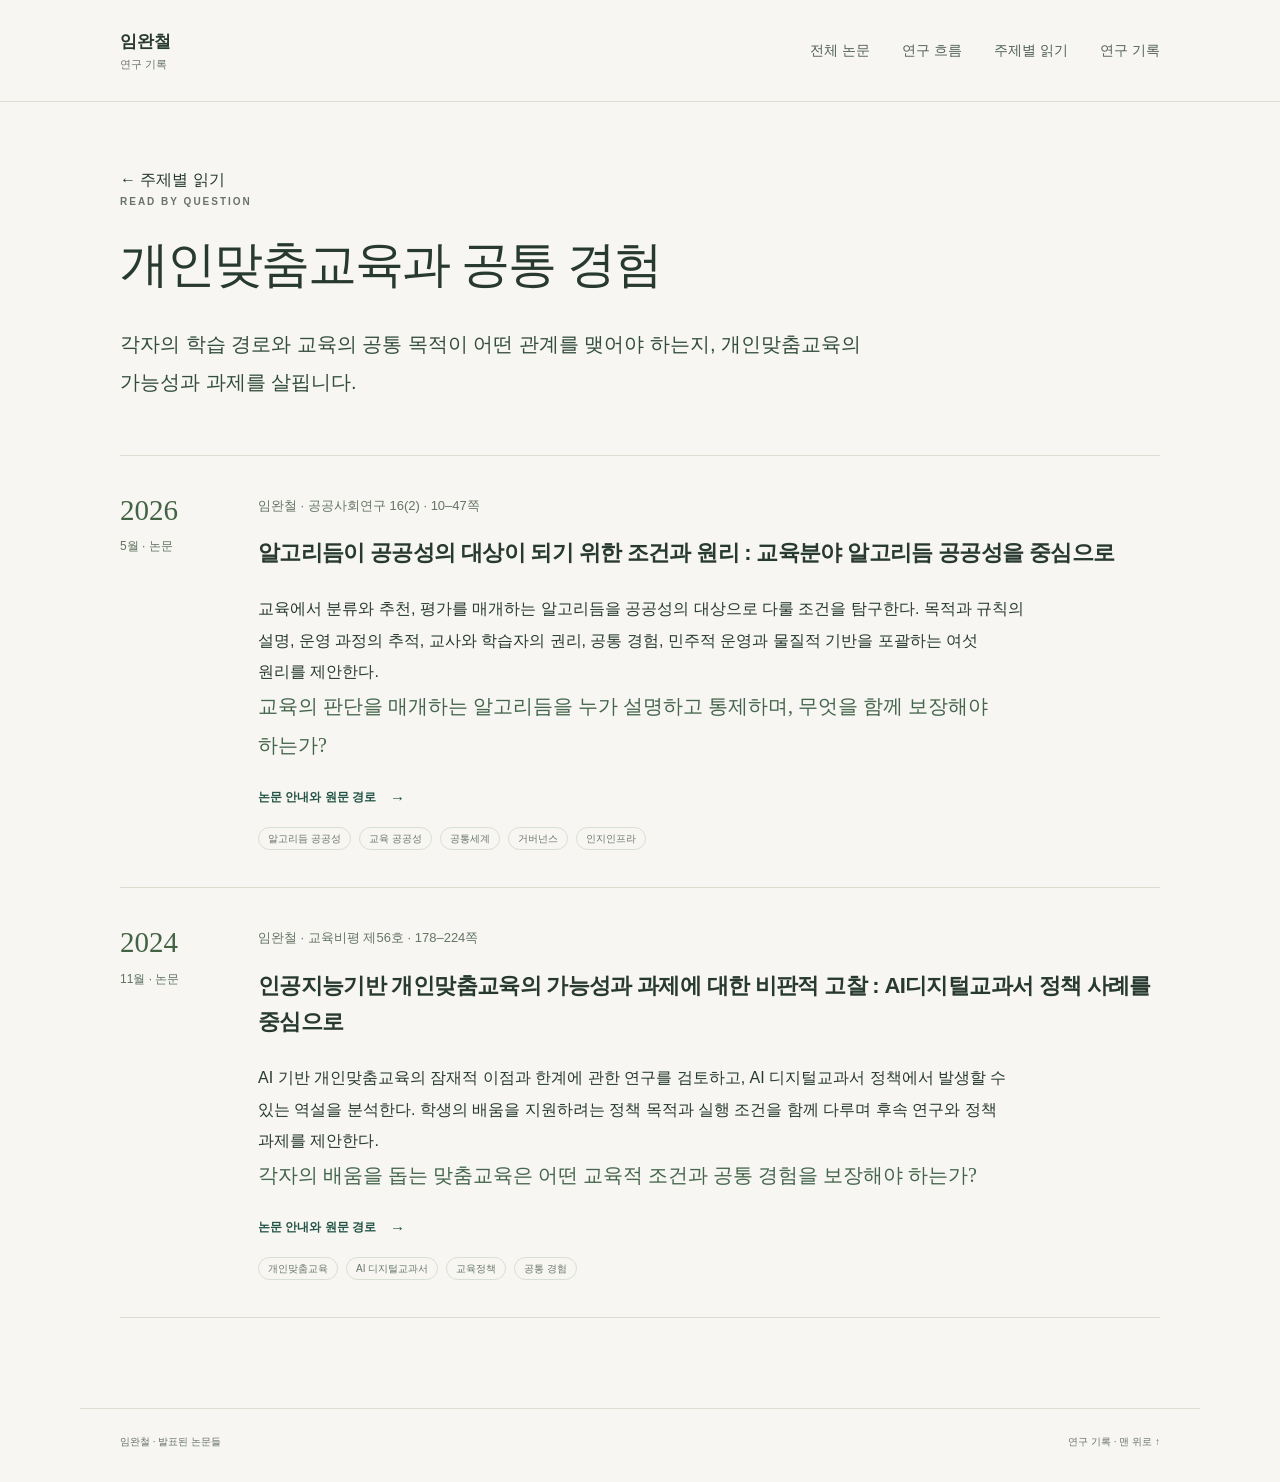
<file: themes/personalization.html>
<!doctype html><html lang="ko"><head><meta charset="utf-8"><meta name="viewport" content="width=device-width,initial-scale=1"><meta name="description" content="생각과 배움의 조건을 이루는 장치와 수업 경험, 알고리듬의 공공성을 탐구한 발표 연구를 읽습니다."><meta name="theme-color" content="#f7f6f2"><meta http-equiv="Content-Security-Policy" content="default-src 'self'; style-src 'self'; script-src 'self'; img-src 'self' data:; object-src 'none'; base-uri 'none'; form-action 'none'"><title>개인맞춤교육과 공통 경험 · 임완철 발표 연구</title><link rel="icon" href="data:image/svg+xml,%3Csvg%20xmlns%3D%22http%3A%2F%2Fwww.w3.org%2F2000%2Fsvg%22%20viewBox%3D%220%200%2040%2040%22%3E%3Crect%20width%3D%2240%22%20height%3D%2240%22%20rx%3D%226%22%20fill%3D%22%231f5147%22%2F%3E%3Ctext%20x%3D%2220%22%20y%3D%2228%22%20text-anchor%3D%22middle%22%20font-family%3D%22sans-serif%22%20font-size%3D%2226%22%20fill%3D%22white%22%3E%EC%9E%84%3C%2Ftext%3E%3C%2Fsvg%3E"><link rel="stylesheet" href="../assets/site.css"><link rel="stylesheet" href="../assets/library.css"><script src="../assets/library.js" defer></script></head><body class="paper-library"><a class="skip" href="#main">본문으로 건너뛰기</a><header class="site-header"><div class="shell header-inner"><a class="brand" href="../index.html"><span>임완철<small>연구 기록</small></span></a><nav aria-label="주요 메뉴"><a href="../index.html">전체 논문</a><a href="../flow.html">연구 흐름</a><a href="../themes/index.html" aria-current="page">주제별 읽기</a><a href="https://climtc.github.io/">연구 기록</a></nav></div></header><main id="main" class="shell library-main"><section class="library-hero"><a class="guide-back" href="index.html"><span aria-hidden="true">←</span> 주제별 읽기</a><span class="eyebrow">READ BY QUESTION</span><h1>개인맞춤교육과 공통 경험</h1><p class="library-lead">각자의 학습 경로와 교육의 공통 목적이 어떤 관계를 맺어야 하는지, 개인맞춤교육의 가능성과 과제를 살핍니다.</p></section><div class="publication-list"><article class="publication" id="paper-algorithm-publicness-2026" data-search="알고리듬이 공공성의 대상이 되기 위한 조건과 원리 : 교육분야 알고리듬 공공성을 중심으로  임완철 공공사회연구 10.21286/jps.2026.05.16.2.10 교육에서 분류와 추천, 평가를 매개하는 알고리듬을 공공성의 대상으로 다룰 조건을 탐구한다. 목적과 규칙의 설명, 운영 과정의 추적, 교사와 학습자의 권리, 공통 경험, 민주적 운영과 물질적 기반을 포괄하는 여섯 원리를 제안한다. 교육의 판단을 매개하는 알고리듬을 누가 설명하고 통제하며, 무엇을 함께 보장해야 하는가? 알고리듬 공공성 교육 공공성 공통세계 거버넌스 인지인프라" data-year="2026" data-themes="institutions personalization"><div class="publication-date"><strong>2026</strong><span>5월 · 논문</span></div><div class="publication-body"><p class="publication-meta">임완철 · 공공사회연구 16(2) · 10–47쪽</p><h2><a href="../papers/algorithm-publicness-2026.html">알고리듬이 공공성의 대상이 되기 위한 조건과 원리 : 교육분야 알고리듬 공공성을 중심으로</a></h2><p>교육에서 분류와 추천, 평가를 매개하는 알고리듬을 공공성의 대상으로 다룰 조건을 탐구한다. 목적과 규칙의 설명, 운영 과정의 추적, 교사와 학습자의 권리, 공통 경험, 민주적 운영과 물질적 기반을 포괄하는 여섯 원리를 제안한다.</p><p class="publication-question">교육의 판단을 매개하는 알고리듬을 누가 설명하고 통제하며, 무엇을 함께 보장해야 하는가?</p><div class="record-links"><a class="text-link primary" href="../papers/algorithm-publicness-2026.html">논문 안내와 원문 경로 <span aria-hidden="true">→</span></a></div><div class="tags"><span>알고리듬 공공성</span><span>교육 공공성</span><span>공통세계</span><span>거버넌스</span><span>인지인프라</span></div></div></article><article class="publication" id="paper-personalized-ai-2024" data-search="인공지능기반 개인맞춤교육의 가능성과 과제에 대한 비판적 고찰 : AI디지털교과서 정책 사례를 중심으로  임완철 교육비평 10.23119/er.2024..56.178 AI 기반 개인맞춤교육의 잠재적 이점과 한계에 관한 연구를 검토하고, AI 디지털교과서 정책에서 발생할 수 있는 역설을 분석한다. 학생의 배움을 지원하려는 정책 목적과 실행 조건을 함께 다루며 후속 연구와 정책 과제를 제안한다. 각자의 배움을 돕는 맞춤교육은 어떤 교육적 조건과 공통 경험을 보장해야 하는가? 개인맞춤교육 AI 디지털교과서 교육정책 공통 경험" data-year="2024" data-themes="personalization institutions"><div class="publication-date"><strong>2024</strong><span>11월 · 논문</span></div><div class="publication-body"><p class="publication-meta">임완철 · 교육비평 제56호 · 178–224쪽</p><h2><a href="../papers/personalized-ai-2024.html">인공지능기반 개인맞춤교육의 가능성과 과제에 대한 비판적 고찰 : AI디지털교과서 정책 사례를 중심으로</a></h2><p>AI 기반 개인맞춤교육의 잠재적 이점과 한계에 관한 연구를 검토하고, AI 디지털교과서 정책에서 발생할 수 있는 역설을 분석한다. 학생의 배움을 지원하려는 정책 목적과 실행 조건을 함께 다루며 후속 연구와 정책 과제를 제안한다.</p><p class="publication-question">각자의 배움을 돕는 맞춤교육은 어떤 교육적 조건과 공통 경험을 보장해야 하는가?</p><div class="record-links"><a class="text-link primary" href="../papers/personalized-ai-2024.html">논문 안내와 원문 경로 <span aria-hidden="true">→</span></a></div><div class="tags"><span>개인맞춤교육</span><span>AI 디지털교과서</span><span>교육정책</span><span>공통 경험</span></div></div></article></div></main><footer class="site-footer shell"><p>임완철 · 발표된 논문들</p><p><a href="https://climtc.github.io/">연구 기록</a> · <a href="#main">맨 위로 <span aria-hidden="true">↑</span></a></p></footer></body></html>
</file>
<file: assets/site.css>
:root{--paper:#f7f6f2;--ink:#273931;--muted:#69726b;--line:#dcded4;--green:#245447;--serif:"Iowan Old Style","Palatino Linotype","AppleMyungjo","Nanum Myeongjo",serif;--sans:-apple-system,BlinkMacSystemFont,"Apple SD Gothic Neo","Malgun Gothic",sans-serif}*{box-sizing:border-box}html{scroll-behavior:smooth;scroll-padding-top:110px}body{margin:0;background:var(--paper);color:var(--ink);font:16px/1.7 var(--sans);word-break:keep-all}a{color:inherit;text-decoration:none}button,input{font:inherit}button,a,input{touch-action:manipulation}button{cursor:pointer}a:focus-visible,button:focus-visible,input:focus-visible{outline:3px solid #ab761f;outline-offset:5px}svg{display:block;max-width:100%}h1,h2,h3,p{margin:0}h1,h2,h3{font-weight:500}h3{overflow-wrap:anywhere}::selection{background:#d8e5d4}.shell{max-width:1120px;margin:0 auto;padding:0 40px}.site-header{border-bottom:1px solid var(--line);background:var(--paper)}.header-inner{display:flex;align-items:center;justify-content:space-between;min-height:101px;gap:28px}.brand{display:flex;align-items:center;font-weight:600;font-size:17px;line-height:1.5}.brand small{display:block;font-size:11px;font-weight:400;color:var(--muted);margin-top:2px}.site-header nav{display:flex;gap:32px;font-size:14px;color:#526159}.site-header nav a:hover{color:var(--green);text-decoration:underline;text-underline-offset:6px}.eyebrow{font-size:10px;letter-spacing:2px;color:var(--muted);font-weight:600;display:block}.hero{display:grid;grid-template-columns:minmax(0,1fr) auto;align-items:end;gap:48px;padding:64px 0 48px;border-bottom:1px solid var(--line)}.hero h1{font:500 clamp(44px,5.5vw,64px)/1.25 var(--serif);letter-spacing:-2px;margin:20px 0 22px}.hero h1 em{font-style:normal;color:var(--green)}.hero-intro{font-size:15px;max-width:420px;color:var(--muted)}.hero-profile{display:flex;gap:24px;align-items:flex-start;margin-top:38px;font-size:12px;line-height:1.9}.hero-profile>strong{font-size:15px;white-space:nowrap;font-weight:600}.hero-profile div{padding-left:22px;border-left:1px solid var(--line)}.hero-profile div p:last-child{color:var(--muted)}.hero-aside{display:flex;align-items:end;padding:0 0 4px}.hero-counts{display:flex;justify-content:flex-end;gap:30px;margin-top:0}.hero-counts a{display:flex;gap:10px;align-items:center}.hero-counts strong{font:34px/1 var(--serif);color:#426557}.hero-counts span{font-size:11px;color:var(--muted)}.search-bar{display:flex;align-items:center;gap:18px;margin:31px 0 3px;font-size:12px}.search-bar>label{white-space:nowrap;color:var(--muted)}.search-input{display:flex;align-items:center;border-bottom:1px solid var(--line);flex:1;gap:10px;max-width:480px;padding:8px 0}.search-input input{width:100%;background:none;border:0;color:var(--ink);font-size:12px;outline-offset:6px;min-width:0}.search-input input::placeholder{color:#7b827a}.search-input button{border:0;background:none;white-space:nowrap;color:var(--muted);font-size:11px}.search-bar>span{margin-left:auto;color:var(--muted);white-space:nowrap}.collection{padding:59px 0 64px;border-bottom:1px solid var(--line)}.section-head{display:flex;align-items:flex-end;justify-content:space-between;gap:20px;margin-bottom:30px}.section-head h2{font:30px/1.3 var(--serif);letter-spacing:-1px;margin-top:10px}.section-count{font:21px/1 var(--serif);color:#8c9489;padding-bottom:4px}.project-grid{display:grid;grid-template-columns:repeat(2,minmax(0,1fr));gap:24px}.project{border:1px solid var(--line);border-radius:3px;overflow:hidden;background:#fafaf7}.project-body{padding:24px}.project-meta{display:flex;justify-content:space-between;align-items:center;font-size:11px;color:var(--muted);margin-bottom:12px}.status{display:inline-flex;align-items:center;gap:6px;font-size:11px}.status.ongoing{color:var(--green)}.project h3{font:24px/1.5 var(--serif);letter-spacing:-.7px}.project-body>p{font-size:13px;margin-top:15px;color:#606a61;line-height:1.8;white-space:pre-line}.tags{display:flex;gap:8px;flex-wrap:wrap;margin-top:17px;font-size:10px;color:#69766b}.tags span{border:1px solid #d8dfd3;border-radius:20px;padding:2px 9px}.record-links{display:flex;gap:22px;flex-wrap:wrap;margin-top:20px}.text-link{font-size:12px;font-weight:600;color:var(--green);display:inline-flex;align-items:center;gap:14px}.text-link:hover{text-decoration:underline;text-underline-offset:4px}.text-link>span[aria-hidden]{font-size:15px}.book-list{display:grid;grid-template-columns:repeat(2,minmax(0,1fr));column-gap:36px;row-gap:0}.book{padding:30px 0;display:block;border-top:1px solid var(--line);align-items:start}.book-meta{font-size:10px;letter-spacing:.2px;color:var(--muted);margin:0 0 7px}.book h3{font:21px/1.5 var(--serif);letter-spacing:-.5px}.subtitle{font-size:11px;color:var(--muted);margin-top:8px}.book-summary{font-size:12px;line-height:1.85;color:#646f65;margin-top:14px;white-space:pre-line}.book .record-links{margin-top:16px}.source-note{font-size:10px;color:var(--muted);margin-top:12px}.other{padding:27px 0;border-top:1px solid var(--line)}.other h3{font:23px/1.5 var(--serif);margin-bottom:10px}.other>p:not(.book-meta){font-size:13px;color:var(--muted);white-space:pre-line}.about{display:grid;grid-template-columns:1fr 2fr 1.2fr;gap:30px;padding:52px 0}.about h2{font:26px/1.5 var(--serif);margin-bottom:14px}.about p{font-size:12px;color:var(--muted)}.about .text-link{margin-top:21px}.about-note{text-align:right;align-self:center;line-height:2.1}.site-footer{border-top:1px solid var(--line);display:flex;justify-content:space-between;gap:20px;padding-top:24px;padding-bottom:32px;font-size:10px;color:var(--muted)}.no-results{padding:80px 0;text-align:center;border-bottom:1px solid var(--line)}.no-results h2{font-size:22px}.no-results p{font-size:14px;color:var(--muted);margin:12px 0 20px}.no-results button{padding:10px 20px;background:var(--green);color:white;border:0;border-radius:4px}.skip{position:absolute;top:-80px;left:12px;background:var(--green);color:white;padding:12px;z-index:10}.skip:focus{top:12px}.sr-only{position:absolute;clip:rect(0,0,0,0);width:1px;height:1px;overflow:hidden;white-space:nowrap}[hidden]{display:none!important}@media(max-width:800px){.shell{padding-left:25px;padding-right:25px}.hero{gap:22px;padding-top:55px}.hero h1{font-size:48px}.hero-profile{flex-direction:column;gap:10px}.hero-profile div{padding-left:0;border-left:0}.hero-counts{gap:22px;justify-content:center}.book-list{column-gap:25px}.book{}.book h3{font-size:19px}.about{grid-template-columns:.7fr 2fr}.about-note{display:none}}@media(max-width:540px){html{scroll-padding-top:30px}.shell{padding-left:22px;padding-right:22px}.header-inner{min-height:83px;gap:14px}.brand{font-size:14px;}.brand small{font-size:10px}.site-header nav{font-size:11px;gap:17px}.hero{grid-template-columns:1fr;padding:46px 0 32px;gap:0}.eyebrow{font-size:8px;letter-spacing:1.8px}.hero h1{font-size:43px;letter-spacing:-1.7px;margin-top:17px}.hero-intro{font-size:13px}.hero-profile{margin-top:28px;flex-direction:row;gap:18px}.hero-profile>strong{font-size:14px}.hero-profile div{padding-left:17px;border-left:1px solid var(--line);font-size:10px;max-width:245px}.hero-aside{display:flex;padding-top:28px;justify-content:flex-start}.hero-counts{margin:0;gap:22px}.hero-counts a{flex-direction:column;gap:5px}.hero-counts strong{font-size:28px}.hero-counts span{font-size:9px}.search-bar{gap:12px;flex-wrap:wrap;margin-top:21px}.search-bar>label{flex-basis:100%;font-size:11px}.search-input{flex-basis:70%;padding:8px 0}.search-bar>span{font-size:10px}.collection{padding:40px 0 43px}.section-head{margin-bottom:23px}.section-head h2{font-size:26px}.section-count{font-size:19px}.project-grid{grid-template-columns:1fr;gap:18px}.project-body{padding:20px}.project h3{font-size:23px}.book-list{grid-template-columns:1fr}.book{padding:25px 0}.book h3{font-size:20px}.book-summary{font-size:12px}.about{grid-template-columns:1fr;gap:15px;padding:40px 0}.about h2{font-size:25px;margin-bottom:10px}.source-note{font-size:9px;line-height:1.7}.site-footer{font-size:9px}.search-input button{font-size:9px}}@media(prefers-reduced-motion:reduce){html{scroll-behavior:auto}}@media print{.site-header nav,.search-bar,.skip,.site-footer a{display:none!important}.hero{padding:25px 0}.collection{padding:25px 0}.project,.book{break-inside:avoid}.shell{padding:0}.site-header{border-bottom:0}.hero-aside{display:flex;padding-top:28px;justify-content:flex-start}.text-link{color:var(--ink)}}

.book-summary{font-size:13px}.book-meta{font-size:11px}.book .text-link{font-size:13px}@media(max-width:540px){.book-summary{font-size:13px}.book-meta{font-size:10px}}

.project-grid{align-items:start}.project h3{word-break:keep-all;overflow-wrap:anywhere}.project-body>p{font-size:14px}.project .record-links{align-items:center;gap:12px 20px}.project .text-link{font-size:13px;min-height:44px}.project-primary{background:var(--green);color:#fff;padding:10px 16px;border-radius:3px;line-height:1.6;gap:12px}.project-primary:hover{background:#173f37;text-decoration:none}.project-body a:focus-visible,.project-details>summary:focus-visible{outline:2px solid var(--green);outline-offset:4px}.project-details{margin-top:22px;border-top:1px solid var(--line);padding-top:6px}.project-details>summary{display:flex;align-items:center;justify-content:space-between;gap:12px;list-style:none;cursor:pointer;color:var(--green);font-size:13px;font-weight:600;min-height:44px;line-height:1.6}.project-details>summary::-webkit-details-marker{display:none}.project-detail-content{padding-top:8px;font-size:14px;color:#606a61;line-height:1.9;overflow-wrap:anywhere}.project-detail-content>p+p{margin-top:16px}.project-detail-content h4{font-size:15px;font-weight:600;color:var(--ink);margin:24px 0 9px;line-height:1.5}.project-examples{display:grid;grid-template-columns:repeat(2,minmax(0,1fr));gap:4px 16px;list-style:none;padding:0;margin:0}.project-examples li{min-width:0}.project-examples .text-link{line-height:1.7;gap:7px}.project-detail-content .project-example-note{font-size:12px;line-height:1.8;border-left:2px solid #c9d2c1;padding-left:12px;margin-top:17px;color:var(--muted)}@media(max-width:540px){.project h3{font-size:22px;line-height:1.55}.project .record-links{gap:8px 16px}.project-primary{padding:10px 14px}.project-detail-content{font-size:14px}.project-examples{gap:3px 10px}}


/* Native details owns the state; the same glyph means the same action. */
.disclosure-icon{display:inline-flex;align-items:center;justify-content:center;flex-shrink:0;width:20px;font:20px/1 var(--sans);font-weight:400;color:var(--green)}
.disclosure-icon::before{content:"+"}
details[open]>summary>.disclosure-icon::before{content:"−"}
.hero-counts a{min-height:44px}
.search-input input{min-height:28px}
.book .text-link{min-height:44px}
.book.has-cover{display:grid;grid-template-columns:88px minmax(0,1fr);gap:24px;align-items:start}
.book-cover{margin:0;width:100%}
.book-cover img{display:block;width:100%;height:auto;border:1px solid var(--line)}
.book h3{word-break:keep-all;overflow-wrap:anywhere}
@media(max-width:800px){.book.has-cover{grid-template-columns:72px minmax(0,1fr);gap:18px}}
@media(max-width:540px){.book.has-cover{grid-template-columns:68px minmax(0,1fr);gap:18px}}
@media print{.book-cover{display:none}.book.has-cover{display:block}}
@media(max-width:800px){.hero-counts{gap:20px}.hero-counts a{flex-direction:column;gap:7px}.hero-counts strong{font-size:30px}}
@media(max-width:540px){.hero-counts{gap:30px}.hero-counts span{font-size:11px}.hero-counts a{align-items:flex-start}}
</file>
<file: assets/library.css>
.library-main{padding-bottom:90px}.library-hero{padding:64px 0 54px;border-bottom:1px solid var(--line,#d8ddcf)}.library-hero h1{font-size:clamp(32px,4vw,49px);line-height:1.5;font-weight:500;margin:18px 0 23px;letter-spacing:-.04em}.library-hero>p{max-width:800px}.library-lead{font-size:20px;line-height:1.9;color:#334d3c}.library-paths{display:flex;flex-wrap:wrap;gap:12px 30px;margin-top:32px}.library-paths a{text-decoration:underline;text-underline-offset:5px}.paper-library .eyebrow{display:block}.library-filters{display:flex;align-items:center;gap:14px;flex-wrap:wrap;padding:24px 0;border-bottom:1px solid #d8ddcf}.library-search{flex:1;min-width:240px}.library-filters input,.library-filters select{font:inherit;background:transparent;color:inherit;border:1px solid #bdc8b7;border-radius:4px;padding:11px 14px;width:100%}.library-filters select{width:auto}.library-filters button,#paper-empty button{border:0;background:#e8eadd;color:#294f3e;cursor:pointer;font:inherit;padding:11px 16px}.library-filters #paper-count{font-size:13px;color:#607361}#paper-empty{padding:34px 0}.publication{display:grid;grid-template-columns:110px minmax(0,1fr);gap:28px;padding:37px 0;border-bottom:1px solid #d8ddcf}.publication-date{display:flex;flex-direction:column;gap:9px}.publication-date strong{font:500 29px/1.2 Georgia,serif;color:#436344}.publication-date span{font-size:12px;color:#607361}.publication-meta{font-size:13px;line-height:1.9;color:#647564;margin:0 0 17px}.publication-body h2{font-size:22px;line-height:1.65;font-weight:600;margin:0 0 22px;letter-spacing:-.03em}.publication-body h2 a:hover{text-decoration:underline;text-underline-offset:5px}.publication-body>p{max-width:770px;line-height:1.95}.publication-question{font-family:Georgia,"AppleMyungjo",serif;font-size:20px;color:#44654b}.publication [hidden]{display:none}.publication[hidden]{display:none}.flow-chapter{padding:42px 0;border-bottom:1px solid #d8ddcf;max-width:850px}.flow-chapter h2{font-size:26px;font-weight:500;line-height:1.65;margin:17px 0}.flow-chapter>p{font-size:17px;line-height:1.95}.reading-links{padding:0;list-style:none}.reading-links li{margin:12px 0}.reading-links a{text-decoration:underline;text-underline-offset:5px;line-height:1.8}.theme-grid{display:grid;grid-template-columns:repeat(2,minmax(0,1fr));gap:30px;padding-top:40px}.theme-card{background:#eeeee6;padding:26px}.theme-card h2{font-size:22px;line-height:1.7;font-weight:500}.theme-card p{font-size:15px;line-height:1.95}.detail-hero{padding:54px 0 42px;border-bottom:1px solid #d8ddcf}.detail-hero h1{font-size:clamp(27px,3.3vw,41px);font-weight:550;line-height:1.65;letter-spacing:-.04em;max-width:990px;margin:20px 0 22px}.detail-hero .guide-back{display:inline-block;margin-bottom:22px}.detail-subtitle{font-size:18px;color:#657563}.detail-layout{display:grid;grid-template-columns:190px minmax(0,1fr);gap:50px;padding-top:36px}.detail-toc nav{position:sticky;top:24px;display:flex;flex-direction:column;gap:15px;font-size:14px}.detail-toc a{padding:4px 0}.detail-reading{max-width:740px}.detail-reading section{padding:13px 0 30px;scroll-margin-top:24px}.detail-reading h2{font-size:24px;font-weight:500;margin:13px 0 21px;line-height:1.7}.detail-reading>section>p{font-size:17px;line-height:2;word-break:keep-all;overflow-wrap:anywhere}.detail-reading .method-note{font-size:13px;color:#657563}.detail-reading .question-panel{background:#eeeee6;border-left:3px solid #6c8461;padding:24px 30px;margin:10px 0 28px}.question-panel p{font-family:Georgia,"AppleMyungjo",serif;font-size:24px!important;color:#3e5e40}.publication-bibliography{display:grid;grid-template-columns:70px minmax(0,1fr);gap:12px 18px;font-size:14px;line-height:1.9}.publication-bibliography dt{color:#657563}.publication-bibliography dd{margin:0;overflow-wrap:anywhere}.publication-bibliography .text-link{overflow-wrap:anywhere}.detail-reading .access-note{font-size:14px;border-top:1px solid #d8ddcf;padding-top:20px}.detail-reading .reading-note{font-size:13px;color:#657563}.publication-navigation{display:flex;justify-content:space-between;border-top:1px solid #d8ddcf;padding:25px 0;gap:20px}.paper-library a:focus-visible,.paper-library button:focus-visible,.paper-library input:focus-visible,.paper-library select:focus-visible{outline:3px solid #ab761f;outline-offset:4px}.paper-library .text-link{white-space:normal}.paper-library h1,.paper-library h2,.paper-library p,.paper-library a{overflow-wrap:anywhere;word-break:keep-all}@media(max-width:760px){.publication{grid-template-columns:minmax(0,1fr);gap:14px}.publication-date{flex-direction:row;align-items:baseline;gap:15px}.publication-body h2{font-size:21px}.library-hero{padding:37px 0 34px}.library-lead{font-size:18px}.library-filters{gap:12px}.library-search{flex-basis:100%;min-width:0}.library-filters select{max-width:140px}.library-filters #paper-count{margin-left:auto}.theme-grid{grid-template-columns:1fr}.detail-layout{grid-template-columns:1fr;gap:26px}.detail-toc nav{position:static;flex-direction:row;flex-wrap:wrap;gap:10px 20px;padding-bottom:18px;border-bottom:1px solid #d8ddcf}.detail-reading .question-panel{padding:20px}.detail-reading>section>p{font-size:16px}.publication-bibliography{grid-template-columns:52px minmax(0,1fr);gap:12px}.detail-hero{padding-top:35px}.publication-body .record-links{margin-top:24px}.library-paths{gap:15px 20px}.flow-chapter{padding:30px 0}}
</file>
